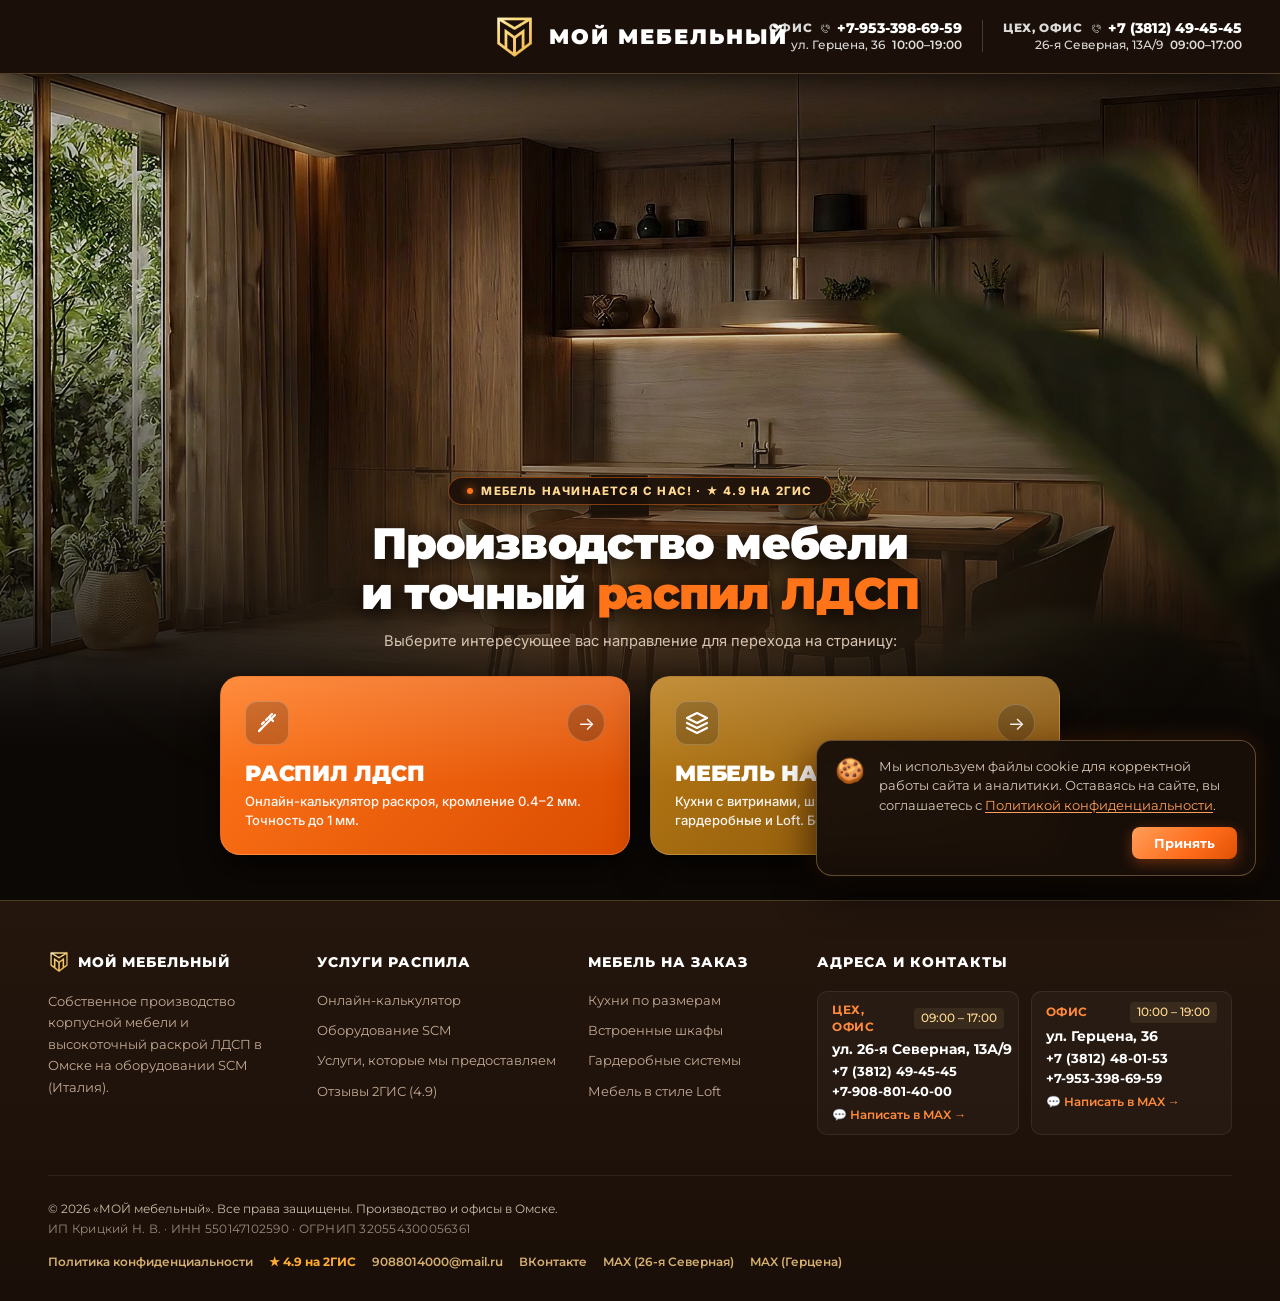
<file: index.html>
<!DOCTYPE html>
<html lang="ru">
<head>
  <meta charset="UTF-8">
  <meta name="viewport" content="width=device-width, initial-scale=1.0">
  <title>МОЙ МЕБЕЛЬНЫЙ — Производство мебели и точный распил ЛДСП в Омске</title>
  <meta name="description" content="Собственное производство корпусной мебели и высокоточный раскрой ЛДСП в Омске. Онлайн-калькулятор распила, кромление. Изготовление кухонь и шкафов.">
  
  <meta name="robots" content="index, follow">
  <link rel="canonical" href="https://moymebel55.ru/">

  <!-- Open Graph: превью ссылки в MAX, ВК, мессенджерах -->
  <meta property="og:locale" content="ru_RU">
  <meta property="og:type" content="website">
  <meta property="og:site_name" content="МОЙ МЕБЕЛЬНЫЙ">
  <meta property="og:title" content="МОЙ МЕБЕЛЬНЫЙ — производство мебели и точный распил ЛДСП в Омске">
  <meta property="og:description" content="Собственное производство корпусной мебели и высокоточный раскрой ЛДСП в Омске на оборудовании SCM. Онлайн-калькулятор распила, кромление.">
  <meta property="og:url" content="https://stas5252.github.io/moy-mebel-omsk/">
  <meta property="og:image" content="https://stas5252.github.io/moy-mebel-omsk/images/og-preview.png">
  <meta property="og:image:secure_url" content="https://stas5252.github.io/moy-mebel-omsk/images/og-preview.png">
  <meta property="og:image:type" content="image/png">
  <meta property="og:image:width" content="512">
  <meta property="og:image:height" content="512">
  <meta property="og:image:alt" content="МОЙ МЕБЕЛЬНЫЙ — производство мебели и точный распил ЛДСП в Омске">
  <meta name="twitter:card" content="summary">
  <meta name="twitter:title" content="МОЙ МЕБЕЛЬНЫЙ — производство мебели и распил ЛДСП в Омске">
  <meta name="twitter:description" content="Собственное производство корпусной мебели и высокоточный раскрой ЛДСП в Омске на оборудовании SCM. Онлайн-калькулятор распила, кромление.">
  <meta name="twitter:image" content="https://stas5252.github.io/moy-mebel-omsk/images/og-preview.png">

  <link rel="icon" type="image/svg+xml" href="images/favicon.svg?v=5">
  <link rel="icon" type="image/png" sizes="32x32" href="images/favicon-32.png?v=5">
  <link rel="icon" type="image/png" sizes="192x192" href="images/favicon-192.png?v=5">
  <link rel="icon" type="image/png" sizes="512x512" href="images/favicon-512.png?v=5">
  <link rel="icon" type="image/x-icon" href="images/favicon.ico?v=5">
  <link rel="shortcut icon" href="images/favicon.ico?v=5">
  <link rel="apple-touch-icon" sizes="180x180" href="images/apple-touch-icon.png?v=5">
  <script>(function(){try{var l=document.createElement('link');l.type='image/png';l.rel='icon';l.href='images/favicon.png?t='+Date.now();document.head.appendChild(l);}catch(e){}})();</script>

  <!-- Montserrat отдаётся локально из css/montserrat.css, с Google тянем только Inter -->
  <link rel="preconnect" href="https://fonts.googleapis.com">
  <link rel="preconnect" href="https://fonts.gstatic.com" crossorigin>
  <link href="https://fonts.googleapis.com/css2?family=Inter:wght@400;500;600;700&display=swap" rel="stylesheet">

  <link rel="stylesheet" href="css/montserrat.css">
  <link rel="stylesheet" href="css/unified-design-system.css?v=20260904_2020">

  <style>
    :root {
      --c-orange: #ff761a;
      --c-orange-hover: #ff8c3a;
      --c-dark-base: #0c0805;
    }

    * {
      box-sizing: border-box;
      margin: 0;
      padding: 0;
    }

    html, body {
      min-height: 100%;
    }

    body {
      font-family: 'Inter', sans-serif;
      background-color: var(--c-dark-base);
      color: #ffffff;
      min-height: 100vh;
      display: flex;
      flex-direction: column;
      overflow-x: hidden;
    }

    /* Master Header */
    .site-header {
      position: relative;
      z-index: 30;
      background: rgba(12, 8, 5, 0.95);
      border-bottom: 1px solid rgba(255, 255, 255, 0.08);
      backdrop-filter: blur(12px);
      -webkit-backdrop-filter: blur(12px);
      flex-shrink: 0;
    }

    /* 1-SCREEN CINEMATIC PORTAL HERO */
    .portal-hero {
      position: relative;
      width: 100%;
      min-height: calc(100vh - 74px);
      background-color: var(--c-dark-base);
      display: flex;
      flex-direction: column;
      align-items: center;
      justify-content: flex-end;
      padding: 40px 0 clamp(24px, 5vh, 48px) 0;
      overflow: hidden;
    }

    /* TOP ATMOSPHERIC VIDEO BANNER */
    .portal-video-banner {
      position: absolute;
      top: 0;
      left: 0;
      width: 100%;
      height: 85%;
      min-height: 440px;
      overflow: hidden;
      background: var(--c-dark-base);
      pointer-events: none;
      z-index: 1;
    }

    .portal-video-banner video {
      width: 100%;
      height: 100%;
      object-fit: cover;
      object-position: center 20%;
      opacity: 0.95;
      transform: scale(1.02);
      -webkit-mask-image: linear-gradient(
        to bottom, 
        rgba(0,0,0,1) 0%, 
        rgba(0,0,0,1) 42%, 
        rgba(0,0,0,0.88) 65%, 
        rgba(0,0,0,0.45) 84%, 
        rgba(0,0,0,0) 98%
      );
      mask-image: linear-gradient(
        to bottom, 
        rgba(0,0,0,1) 0%, 
        rgba(0,0,0,1) 42%, 
        rgba(0,0,0,0.88) 65%, 
        rgba(0,0,0,0.45) 84%, 
        rgba(0,0,0,0) 98%
      );
    }

    /* Lighter, softer warm layered fade gradients */
    .portal-video-fade {
      position: absolute;
      inset: 0;
      pointer-events: none;
      background: 
        linear-gradient(180deg, rgba(12, 8, 5, 0.18) 0%, transparent 25%),
        linear-gradient(180deg, transparent 0%, rgba(12, 8, 5, 0.04) 35%, rgba(12, 8, 5, 0.28) 62%, rgba(12, 8, 5, 0.72) 84%, #0c0805 98%);
    }

    .portal-video-ambient-glow {
      position: absolute;
      bottom: 20px;
      left: 50%;
      transform: translateX(-50%);
      width: 1100px;
      height: 360px;
      background: radial-gradient(ellipse at center, rgba(255, 138, 50, 0.24) 0%, rgba(212, 175, 110, 0.1) 45%, transparent 72%);
      filter: blur(60px);
      pointer-events: none;
      z-index: 2;
    }

    /* CENTERED MAIN CONTENT CONTAINER */
    .portal-main-content {
      position: relative;
      z-index: 10;
      max-width: 920px;
      width: 100%;
      padding: 0 24px;
      display: flex;
      flex-direction: column;
      align-items: center;
      text-align: center;
    }

    /* Top Badge */
    .portal-badge {
      display: inline-flex;
      align-items: center;
      gap: 8px;
      padding: 6px 18px;
      background: rgba(24, 14, 8, 0.9);
      border: 1px solid rgba(255, 118, 26, 0.45);
      backdrop-filter: blur(12px);
      -webkit-backdrop-filter: blur(12px);
      border-radius: 30px;
      color: #ffd991;
      font-size: 11.5px;
      font-weight: 800;
      letter-spacing: 1.2px;
      text-transform: uppercase;
      margin-bottom: 14px;
      box-shadow: 0 8px 20px rgba(0, 0, 0, 0.6);
    }
    .portal-badge-dot {
      width: 6px;
      height: 6px;
      border-radius: 50%;
      background: #ff761a;
      box-shadow: 0 0 8px #ff761a;
      display: inline-block;
    }

    /* Main Title */
    .portal-main-title {
      font-family: 'Montserrat', sans-serif;
      font-size: clamp(28px, 3.4vw, 46px);
      font-weight: 900;
      line-height: 1.14;
      letter-spacing: -0.02em;
      color: #ffffff;
      margin-bottom: 12px;
      text-shadow: 0 4px 20px rgba(0, 0, 0, 0.9);
      max-width: 820px;
    }
    .portal-title-accent {
      color: #ff7419;
      display: inline;
    }

    /* Subtitle */
    .portal-main-desc {
      font-size: clamp(14px, 1.15vw, 16px);
      line-height: 1.5;
      color: #d6c3b2;
      margin-bottom: 24px;
      font-weight: 400;
      max-width: 640px;
    }

    /* Two Portal Direction Cards */
    .portal-cards-grid {
      display: grid;
      grid-template-columns: repeat(2, 1fr);
      gap: 20px;
      width: 100%;
      max-width: 840px;
      margin-bottom: 0;
    }

    /* Card Base */
    .portal-card {
      position: relative;
      border-radius: 20px;
      padding: 24px 24px;
      text-decoration: none;
      display: flex;
      flex-direction: column;
      justify-content: space-between;
      min-height: 175px;
      text-align: left;
      transition: all 0.3s cubic-bezier(0.16, 1, 0.3, 1);
      box-shadow: 0 14px 36px rgba(0, 0, 0, 0.65);
      border: 1px solid rgba(255, 255, 255, 0.15);
      overflow: hidden;
    }
    .portal-card::before {
      content: '';
      position: absolute;
      top: 0;
      left: 0;
      width: 100%;
      height: 100%;
      background: linear-gradient(180deg, rgba(255, 255, 255, 0.16) 0%, transparent 60%);
      pointer-events: none;
    }

    /* Card 1: Orange (Распил) */
    .portal-card--raspil {
      background: linear-gradient(135deg, #ff761a 0%, #db4c00 100%);
    }
    .portal-card--raspil:hover {
      transform: translateY(-5px) scale(1.02);
      box-shadow: 0 20px 50px rgba(255, 118, 26, 0.6);
      border-color: rgba(255, 255, 255, 0.4);
    }

    /* Card 2: Gold/Wood (Мебель) */
    .portal-card--mebel {
      background: linear-gradient(135deg, #b87a14 0%, #7d4d08 100%);
    }
    .portal-card--mebel:hover {
      transform: translateY(-5px) scale(1.02);
      box-shadow: 0 20px 50px rgba(184, 122, 20, 0.6);
      border-color: rgba(255, 255, 255, 0.4);
    }

    /* Card Top Bar */
    .portal-card__top {
      display: flex;
      align-items: center;
      justify-content: space-between;
      margin-bottom: 16px;
    }
    .portal-card__icon-box {
      width: 44px;
      height: 44px;
      border-radius: 12px;
      background: rgba(0, 0, 0, 0.22);
      display: flex;
      align-items: center;
      justify-content: center;
      border: 1px solid rgba(255, 255, 255, 0.2);
    }
    .portal-card__arrow-btn {
      width: 38px;
      height: 38px;
      border-radius: 50%;
      background: rgba(0, 0, 0, 0.25);
      display: flex;
      align-items: center;
      justify-content: center;
      color: #ffffff;
      font-size: 18px;
      border: 1px solid rgba(255, 255, 255, 0.2);
      transition: all 0.25s ease;
    }
    .portal-card:hover .portal-card__arrow-btn {
      background: #ffffff;
      color: #1c110a;
      transform: translateX(4px);
    }

    /* Card Titles & Desc */
    .portal-card__title {
      font-family: 'Montserrat', sans-serif;
      font-size: clamp(19px, 1.7vw, 22px);
      font-weight: 900;
      letter-spacing: -0.01em;
      text-transform: uppercase;
      color: #ffffff;
      margin-bottom: 6px;
      line-height: 1.15;
    }
    .portal-card__desc {
      font-size: 13px;
      line-height: 1.45;
      color: rgba(255, 255, 255, 0.94);
      font-weight: 500;
    }

    /* RESPONSIVE */
    @media (max-width: 768px) {
      .portal-hero {
        min-height: auto;
        padding: 40px 0;
      }
      .portal-video-banner {
        height: 60%;
        min-height: 300px;
      }
      .portal-main-content {
        padding: 0 16px;
      }
      .portal-cards-grid {
        grid-template-columns: 1fr;
        gap: 16px;
      }
    }

    @media (max-width: 480px) {
      .portal-hero {
        padding: 30px 0;
      }
      .portal-video-banner {
        height: 50%;
        min-height: 240px;
      }
      .portal-card {
        min-height: 160px;
        padding: 20px 18px;
      }
      .portal-card__title {
        font-size: 18px;
      }
      .portal-card__desc {
        font-size: 12.5px;
      }
    }
  </style>
  <script type="application/ld+json">
  {
    "@context": "https://schema.org",
    "@graph": [
      {
        "@type": "Organization",
        "@id": "https://moymebel55.ru/#organization",
        "name": "МОЙ МЕБЕЛЬНЫЙ",
        "url": "https://moymebel55.ru/",
        "logo": "https://stas5252.github.io/moy-mebel-omsk/images/logo_emblem_gold.png",
        "image": "https://stas5252.github.io/moy-mebel-omsk/images/og-preview.png",
        "description": "Собственное производство корпусной мебели и высокоточный раскрой ЛДСП в Омске на оборудовании SCM (Италия).",
        "email": "9088014000@mail.ru",
        "telephone": "+73812494545",
        "areaServed": { "@type": "City", "name": "Омск" },
        "address": [
          {
            "@type": "PostalAddress",
            "streetAddress": "ул. 26-я Северная, 13А/9",
            "addressLocality": "Омск",
            "addressRegion": "Омская область",
            "addressCountry": "RU"
          },
          {
            "@type": "PostalAddress",
            "streetAddress": "ул. Герцена, 36",
            "addressLocality": "Омск",
            "addressRegion": "Омская область",
            "addressCountry": "RU"
          }
        ],
        "contactPoint": [
          {
            "@type": "ContactPoint",
            "telephone": "+73812494545",
            "contactType": "customer service",
            "name": "Цех, офис — 26-я Северная, 13А/9",
            "availableLanguage": "Russian"
          },
          {
            "@type": "ContactPoint",
            "telephone": "+73812480153",
            "contactType": "customer service",
            "name": "Офис — Герцена, 36",
            "availableLanguage": "Russian"
          }
        ],
        "sameAs": [
          "https://vk.ru/moymb",
          "https://2gis.ru/omsk/firm/70000001032737883"
        ]
      },
      {
        "@type": "WebSite",
        "@id": "https://moymebel55.ru/#website",
        "url": "https://moymebel55.ru/",
        "name": "МОЙ МЕБЕЛЬНЫЙ",
        "inLanguage": "ru-RU",
        "publisher": { "@id": "https://moymebel55.ru/#organization" }
      }
    ]
  }
  </script>

<!-- Область нажатия для мелких ссылок и кнопок: невидимый слой поверх элемента.
     Размеры и внешний вид не меняются, промахов пальцем становится меньше. -->
<style>
  .site-header__phone,
  .site-footer__card-phones a,
  .site-footer__links a {
    position: relative;
  }
  .site-header__phone::after,
  .site-footer__card-phones a::after,
  .site-footer__links a::after {
    content: '';
    position: absolute;
    left: 0;
    right: 0;
    top: 50%;
    transform: translateY(-50%);
    height: 36px;
  }
  /* кнопки в карточках можно увеличить по-настоящему — карточка тянется сама */
  .mebel-card__btn,
  .mebel-mat-btn {
    min-height: 40px;
  }
</style>
</head>
<body>

  <a class="skip-link" href="#content">Перейти к содержимому</a>

  <!-- UNIFIED MASTER HEADER -->
  <header class="site-header">
    <div class="site-header__inner">
      <div class="site-header__nav-left"></div>

      <a class="site-header__brand" href="index.html" aria-label="Мой Мебельный — Главная">
        <img class="site-header__logo-img" src="images/logo_emblem_gold.png" alt="МОЙ МЕБЕЛЬНЫЙ" width="210" height="237">
        <span class="site-header__brand-title">МОЙ МЕБЕЛЬНЫЙ</span>
      </a>

      <div class="site-header__nav-right">
        <div class="site-header__contacts">
          <!-- Офис -->
          <div class="site-header__loc">
            <div class="site-header__loc-top">
              <span class="site-header__loc-badge site-header__loc-badge--office">ОФИС</span>
              <a class="site-header__phone" href="tel:+79533986959">
                <img src="images/phone_contact_call_ring.svg" alt="">
                +7-953-398-69-59
              </a>
            </div>
            <div class="site-header__loc-sub">ул. Герцена, 36 <span class="site-header__loc-hours">10:00–19:00</span></div>
          </div>

          <div class="site-header__contacts-divider"></div>

          <!-- Цех, офис -->
          <div class="site-header__loc">
            <div class="site-header__loc-top">
              <span class="site-header__loc-badge">ЦЕХ, ОФИС</span>
              <a class="site-header__phone" href="tel:+73812494545">
                <img src="images/phone_contact_call_ring.svg" alt="">
                +7 (3812) 49-45-45
              </a>
            </div>
            <div class="site-header__loc-sub">26-я Северная, 13А/9 <span class="site-header__loc-hours">09:00–17:00</span></div>
          </div>
        </div>
      </div>
    </div>
  </header>

  <!-- CINEMATIC PORTAL HERO: TOP SOFT-FADING VIDEO + CENTERED CONTENT -->
  <main class="portal-hero" id="content" tabindex="-1">
    
    <!-- TOP CINEMATIC VIDEO BANNER WITH SOFT ORGANIC BOTTOM FADE -->
    <div class="portal-video-banner">
      <video autoplay loop muted playsinline preload="metadata" poster="images/main_video_poster.jpg?v=2" aria-hidden="true" tabindex="-1">
        <source src="images/16358355_1785940336_upscaled.mp4" type="video/mp4">
      </video>
      <div class="portal-video-fade"></div>
      <div class="portal-video-ambient-glow"></div>
    </div>

    <!-- CENTERED CONTENT BLOCK -->
    <div class="portal-main-content">
      
      <!-- Top Badge -->
      <div class="portal-badge">
        <span class="portal-badge-dot"></span>
        <span>МЕБЕЛЬ НАЧИНАЕТСЯ С НАС! · ★ 4.9 НА 2ГИС</span>
      </div>

      <!-- Main Headline -->
      <h1 class="portal-main-title">
        Производство мебели<br>
        и точный <span class="portal-title-accent">распил ЛДСП</span>
      </h1>

      <!-- Subtitle -->
      <p class="portal-main-desc">
        Выберите интересующее вас направление для перехода на страницу:
      </p>

      <!-- Two Portal Direction Cards -->
      <div class="portal-cards-grid">
        
        <!-- CARD 1: РАСПИЛ ЛДСП (ORANGE) -->
        <a href="raspil.html" class="portal-card portal-card--raspil">
          <div class="portal-card__top">
            <div class="portal-card__icon-box">
              <svg viewBox="0 0 24 24" width="24" height="24" fill="none" stroke="#ffffff" stroke-width="2.2" stroke-linecap="round" stroke-linejoin="round">
                <path d="M4 20L20 4"></path>
                <path d="M7 17l-3 3"></path>
                <path d="M9 11l-2 2"></path>
                <path d="M13 7l-2 2"></path>
                <path d="M17 3l-2 2"></path>
                <path d="M18 10l-4-4"></path>
              </svg>
            </div>
            <div class="portal-card__arrow-btn">→</div>
          </div>
          <div>
            <h2 class="portal-card__title">РАСПИЛ ЛДСП</h2>
            <p class="portal-card__desc">
              Онлайн-калькулятор раскроя, кромление 0.4–2&nbsp;мм. Точность до&nbsp;1&nbsp;мм.
            </p>
          </div>
        </a>

        <!-- CARD 2: МЕБЕЛЬ НА ЗАКАЗ (GOLD/BROWN) -->
        <a href="mebel.html" class="portal-card portal-card--mebel">
          <div class="portal-card__top">
            <div class="portal-card__icon-box">
              <svg viewBox="0 0 24 24" width="24" height="24" fill="none" stroke="#ffffff" stroke-width="2.2" stroke-linecap="round" stroke-linejoin="round">
                <path d="M12 2L2 7l10 5 10-5-10-5z"></path>
                <path d="M2 17l10 5 10-5"></path>
                <path d="M2 12l10 5 10-5"></path>
              </svg>
            </div>
            <div class="portal-card__arrow-btn">→</div>
          </div>
          <div>
            <h2 class="portal-card__title">МЕБЕЛЬ НА ЗАКАЗ</h2>
            <p class="portal-card__desc">
              Кухни с витринами, шкафы-купе под потолок, гардеробные и Loft. Бесплатный расчет.
            </p>
          </div>
        </a>

      </div>

    </div>

  </main>

  <!-- UNIFIED MASTER FOOTER -->
  <footer class="site-footer">
    <div class="site-footer__inner">
      <div class="site-footer__col site-footer__col--brand">
        <a class="site-header__brand" href="index.html">
          <img class="site-header__logo-img" src="images/logo_emblem_gold.png" alt="МОЙ МЕБЕЛЬНЫЙ" width="24" height="27">
          <span class="site-header__brand-title">МОЙ МЕБЕЛЬНЫЙ</span>
        </a>
        <p class="site-footer__brand-p">
          Собственное производство корпусной мебели и высокоточный раскрой ЛДСП в Омске на оборудовании SCM (Италия).
        </p>
      </div>

      <div class="site-footer__col">
        <h3>Услуги распила</h3>
        <ul class="site-footer__links">
          <li><a href="raspil.html#rec3089023401">Онлайн-калькулятор</a></li>
          <li><a href="raspil.html#rec3089027501">Оборудование SCM</a></li>
          <li><a href="raspil.html#rec3089013901">Услуги, которые мы предоставляем</a></li>
          <li><a href="raspil.html#rec3147085901">Отзывы 2ГИС (4.9)</a></li>
        </ul>
      </div>

      <div class="site-footer__col">
        <h3>Мебель на заказ</h3>
        <ul class="site-footer__links">
          <li><a href="mebel.html#categories">Кухни по размерам</a></li>
          <li><a href="mebel.html#categories">Встроенные шкафы</a></li>
          <li><a href="mebel.html#categories">Гардеробные системы</a></li>
          <li><a href="mebel.html#categories">Мебель в стиле Loft</a></li>
        </ul>
      </div>

      <div class="site-footer__col site-footer__col--contacts">
        <h3>Адреса и контакты</h3>
        <div class="site-footer__contacts-grid">
          <!-- 26 Северная -->
          <div class="site-footer__contact-card">
            <div class="site-footer__card-top">
              <span class="site-footer__card-label">Цех, офис</span>
              <span class="site-footer__card-hours">09:00 – 17:00</span>
            </div>
            <div class="site-footer__card-address">ул.&nbsp;26&#8209;я&nbsp;Северная,&nbsp;13А/9</div>
            <div class="site-footer__card-phones">
              <a href="tel:+73812494545">+7 (3812) 49-45-45</a>
              <a href="tel:+79088014000">+7-908-801-40-00</a>
            </div>
            <a href="https://max.ru/u/f9LHodD0cOIgszpas1dHgwNF71_K6ZNa8acwM2Qd2jP5cNEV5h2IuPWM1lI" target="_blank" class="site-footer__card-max" rel="noopener noreferrer">
              💬 Написать в MAX&nbsp;→
            </a>
          </div>

          <!-- Герцена 36 -->
          <div class="site-footer__contact-card">
            <div class="site-footer__card-top">
              <span class="site-footer__card-label">Офис</span>
              <span class="site-footer__card-hours">10:00 – 19:00</span>
            </div>
            <div class="site-footer__card-address">ул.&nbsp;Герцена,&nbsp;36</div>
            <div class="site-footer__card-phones">
              <a href="tel:+73812480153">+7 (3812) 48-01-53</a>
              <a href="tel:+79533986959">+7-953-398-69-59</a>
            </div>
            <a href="https://max.ru/u/f9LHodD0cOKmed4l7_j3ZVtapP84ujcCO2oUlUYLp7i-jOAO23_xldLYmOY" target="_blank" class="site-footer__card-max" rel="noopener noreferrer">
              💬 Написать в MAX&nbsp;→
            </a>
          </div>
        </div>
      </div>
    </div>

    <div class="site-footer__bottom">
      <div class="site-footer__legal-wrap">
        <div class="site-footer__copy">©&nbsp;2026 «МОЙ&nbsp;мебельный». Все&nbsp;права защищены. Производство и&nbsp;офисы в&nbsp;Омске.</div>
        <div class="site-footer__requisites">ИП&nbsp;Крицкий&nbsp;Н.&nbsp;В. · ИНН&nbsp;550147102590 · ОГРНИП&nbsp;320554300056361</div>
      </div>
      <div style="display:flex; align-items:center; gap:16px; flex-wrap:wrap;">
        <a href="privacy.html" style="color:#d4af6e; text-decoration:none; font-weight:600;">Политика конфиденциальности</a>
        <a href="https://2gis.ru/omsk/search/%D0%BC%D0%BE%D0%B9%20%D0%BC%D0%B5%D0%B1%D0%B5%D0%BB%D1%8C%D0%BD%D1%8B%D0%B9%20/firm/70000001032737883" target="_blank" style="color:#ffaa33; text-decoration:none; font-weight:700;" rel="noopener noreferrer">★ 4.9 на 2ГИС</a>
        <a href="mailto:9088014000@mail.ru" style="color:#d4af6e; text-decoration:none; font-weight:600;">9088014000@mail.ru</a>
        <a href="https://vk.ru/moymb" target="_blank" style="color:#d4af6e; text-decoration:none; font-weight:600;" rel="noopener noreferrer">ВКонтакте</a>
        <a href="https://max.ru/u/f9LHodD0cOIgszpas1dHgwNF71_K6ZNa8acwM2Qd2jP5cNEV5h2IuPWM1lI" target="_blank" style="color:#d4af6e; text-decoration:none; font-weight:600;" rel="noopener noreferrer">MAX (26-я&nbsp;Северная)</a>
        <a href="https://max.ru/u/f9LHodD0cOKmed4l7_j3ZVtapP84ujcCO2oUlUYLp7i-jOAO23_xldLYmOY" target="_blank" style="color:#d4af6e; text-decoration:none; font-weight:600;" rel="noopener noreferrer">MAX (Герцена)</a>
      </div>
    </div>
  </footer>

  <!-- SCROLL TO TOP FLOATING BUTTON -->
  <button class="scroll-to-top" id="scrollToTopBtn" aria-label="Наверх" title="Наверх">
    <svg viewBox="0 0 24 24" width="22" height="22" fill="none" stroke="currentColor" stroke-width="2.5" stroke-linecap="round" stroke-linejoin="round">
      <polyline points="18 15 12 9 6 15"></polyline>
    </svg>
  </button>

  <script>
  (function() {
    function initScrollBtn() {
      var topBtn = document.getElementById('scrollToTopBtn');
      if (!topBtn) return;
      window.addEventListener('scroll', function() {
        if (window.scrollY > 300) {
          topBtn.classList.add('is-visible');
        } else {
          topBtn.classList.remove('is-visible');
        }
      }, { passive: true });

      topBtn.addEventListener('click', function() {
        window.scrollTo({ top: 0, behavior: 'smooth' });
      });
    }

    if (document.readyState === 'loading') {
      document.addEventListener('DOMContentLoaded', initScrollBtn);
    } else {
      initScrollBtn();
    }
  })();
  </script>


<!-- ===================================================================
     ЯНДЕКС.МЕТРИКА — подключается в два шага:
     1. Зарегистрируйте счётчик на metrika.yandex.ru и получите его номер.
     2. Замените ВСТАВЬТЕ_НОМЕР_СЧЁТЧИКА на этот номер (в двух местах ниже)
        и удалите строки с комментарием вокруг блока.
     Цель "lead_sent" срабатывает сама после успешной отправки заявки —
     её нужно только создать в интерфейсе Метрики с типом "JavaScript-событие".
     ===================================================================
<script type="text/javascript">
  window.__ymCounterId = ВСТАВЬТЕ_НОМЕР_СЧЁТЧИКА;
  (function(m,e,t,r,i,k,a){m[i]=m[i]||function(){(m[i].a=m[i].a||[]).push(arguments)};
  m[i].l=1*new Date();
  for (var j = 0; j < document.scripts.length; j++) {if (document.scripts[j].src === r) { return; }}
  k=e.createElement(t),a=e.getElementsByTagName(t)[0],k.async=1,k.src=r,a.parentNode.insertBefore(k,a)})
  (window, document, "script", "https://mc.yandex.ru/metrika/tag.js", "ym");

  ym(ВСТАВЬТЕ_НОМЕР_СЧЁТЧИКА, "init", {
    clickmap: true,
    trackLinks: true,
    accurateTrackBounce: true,
    webvisor: true
  });
</script>
<noscript><div><img src="https://mc.yandex.ru/watch/ВСТАВЬТЕ_НОМЕР_СЧЁТЧИКА" style="position:absolute; left:-9999px;" alt=""></div></noscript>
-->
  <script src="js/cookie-banner.js" defer></script>
</body>
</html>
</file>
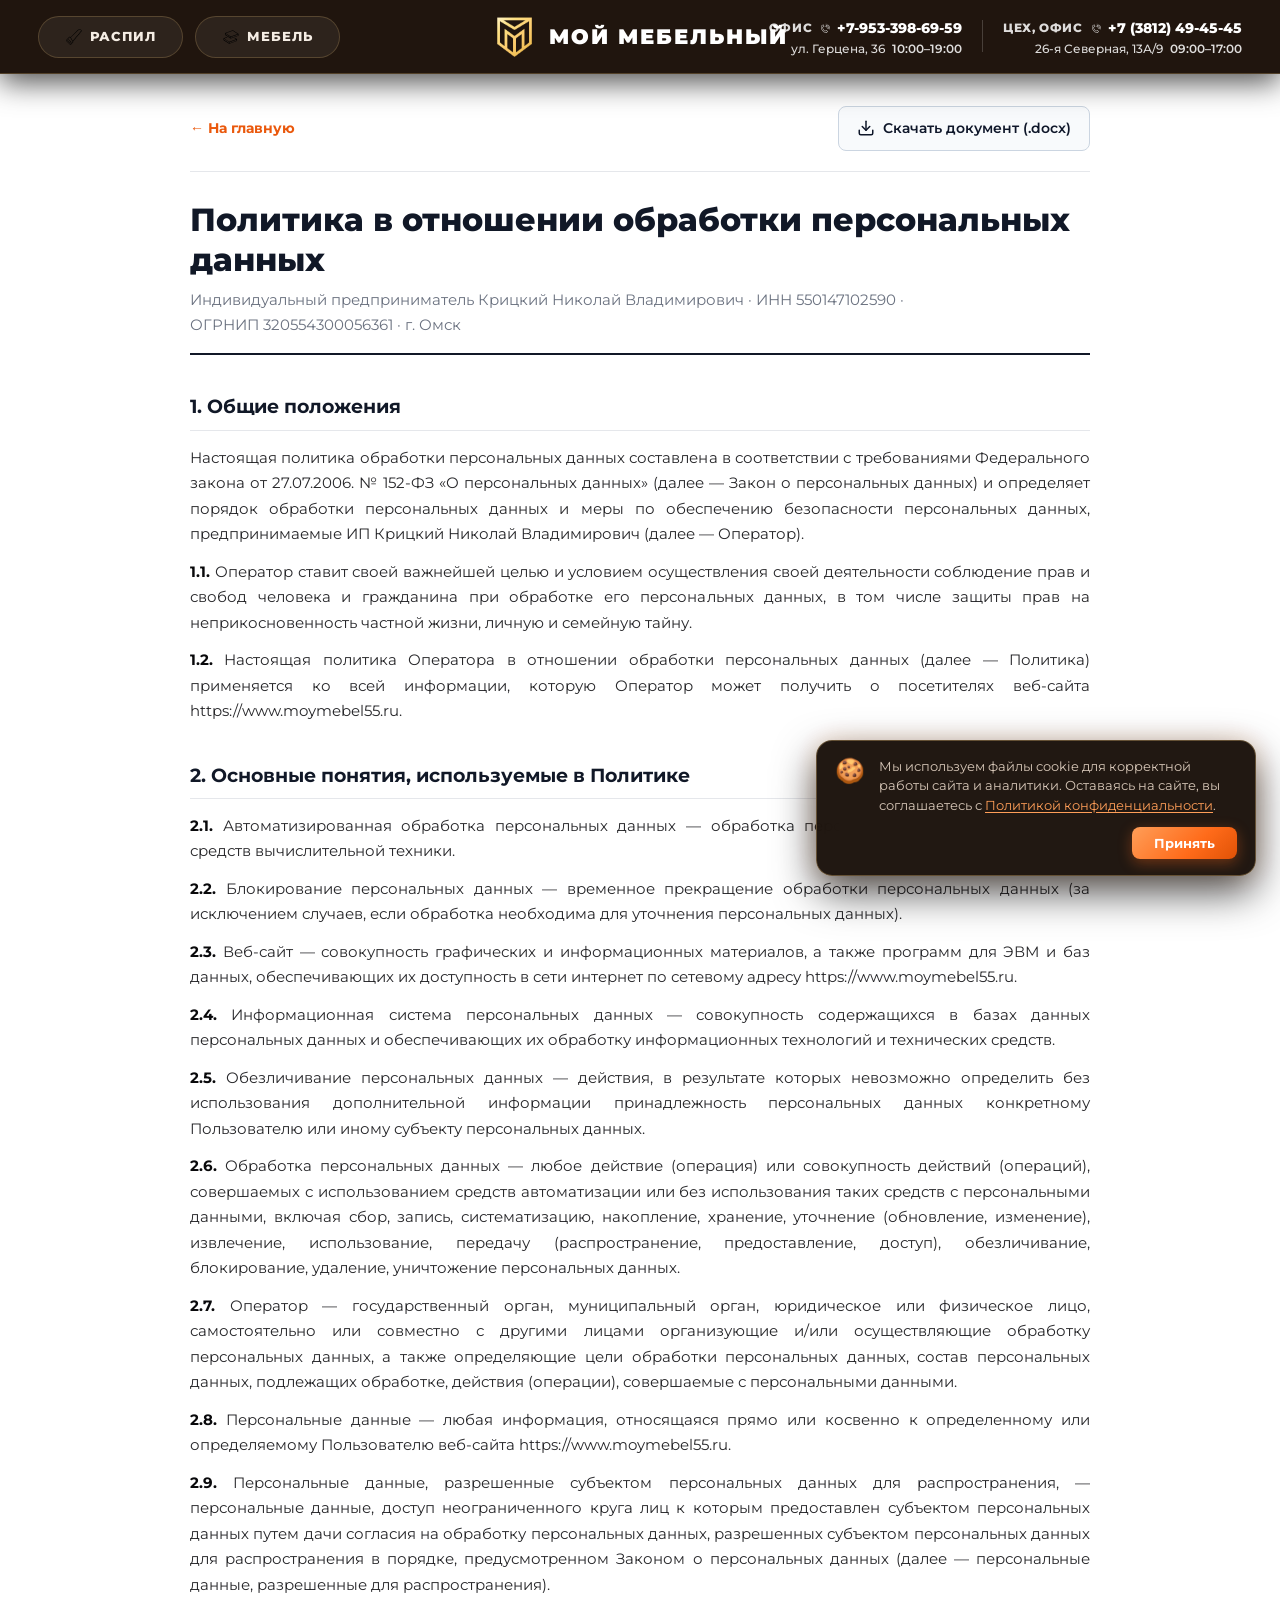
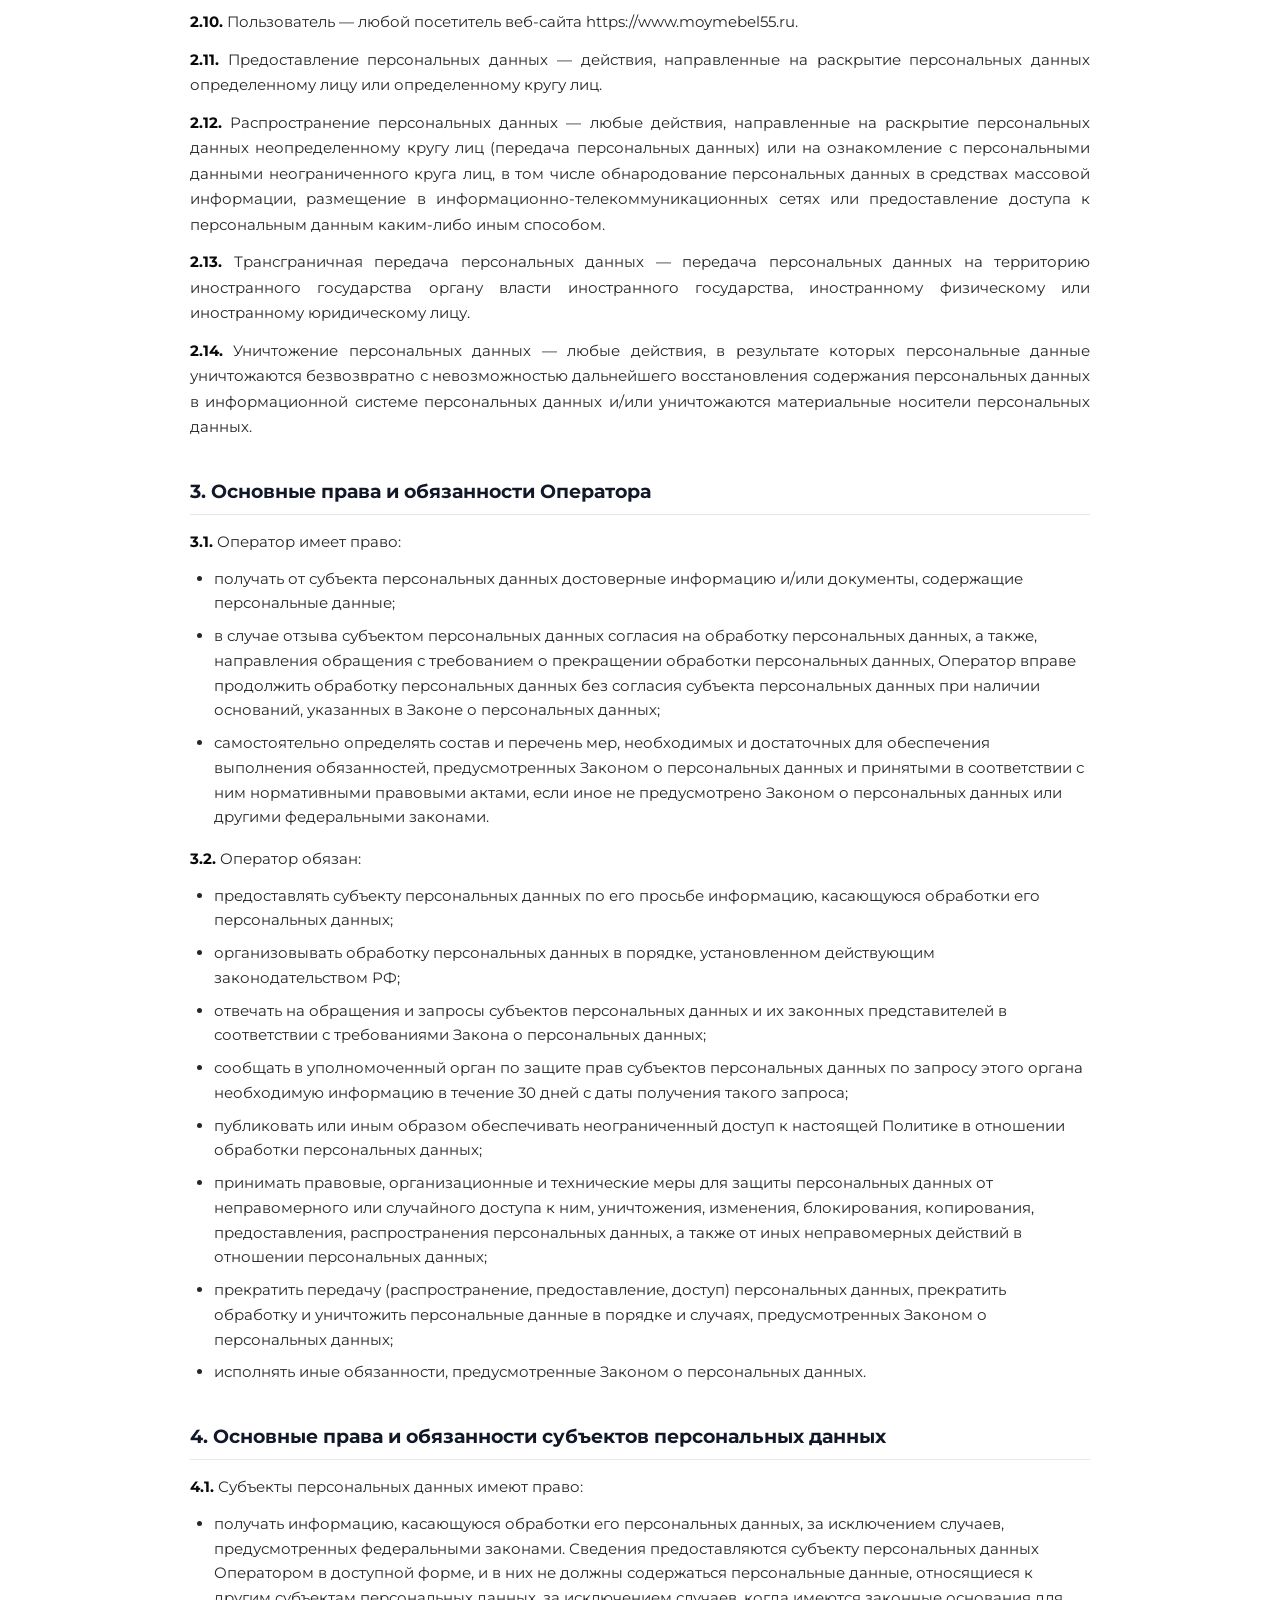
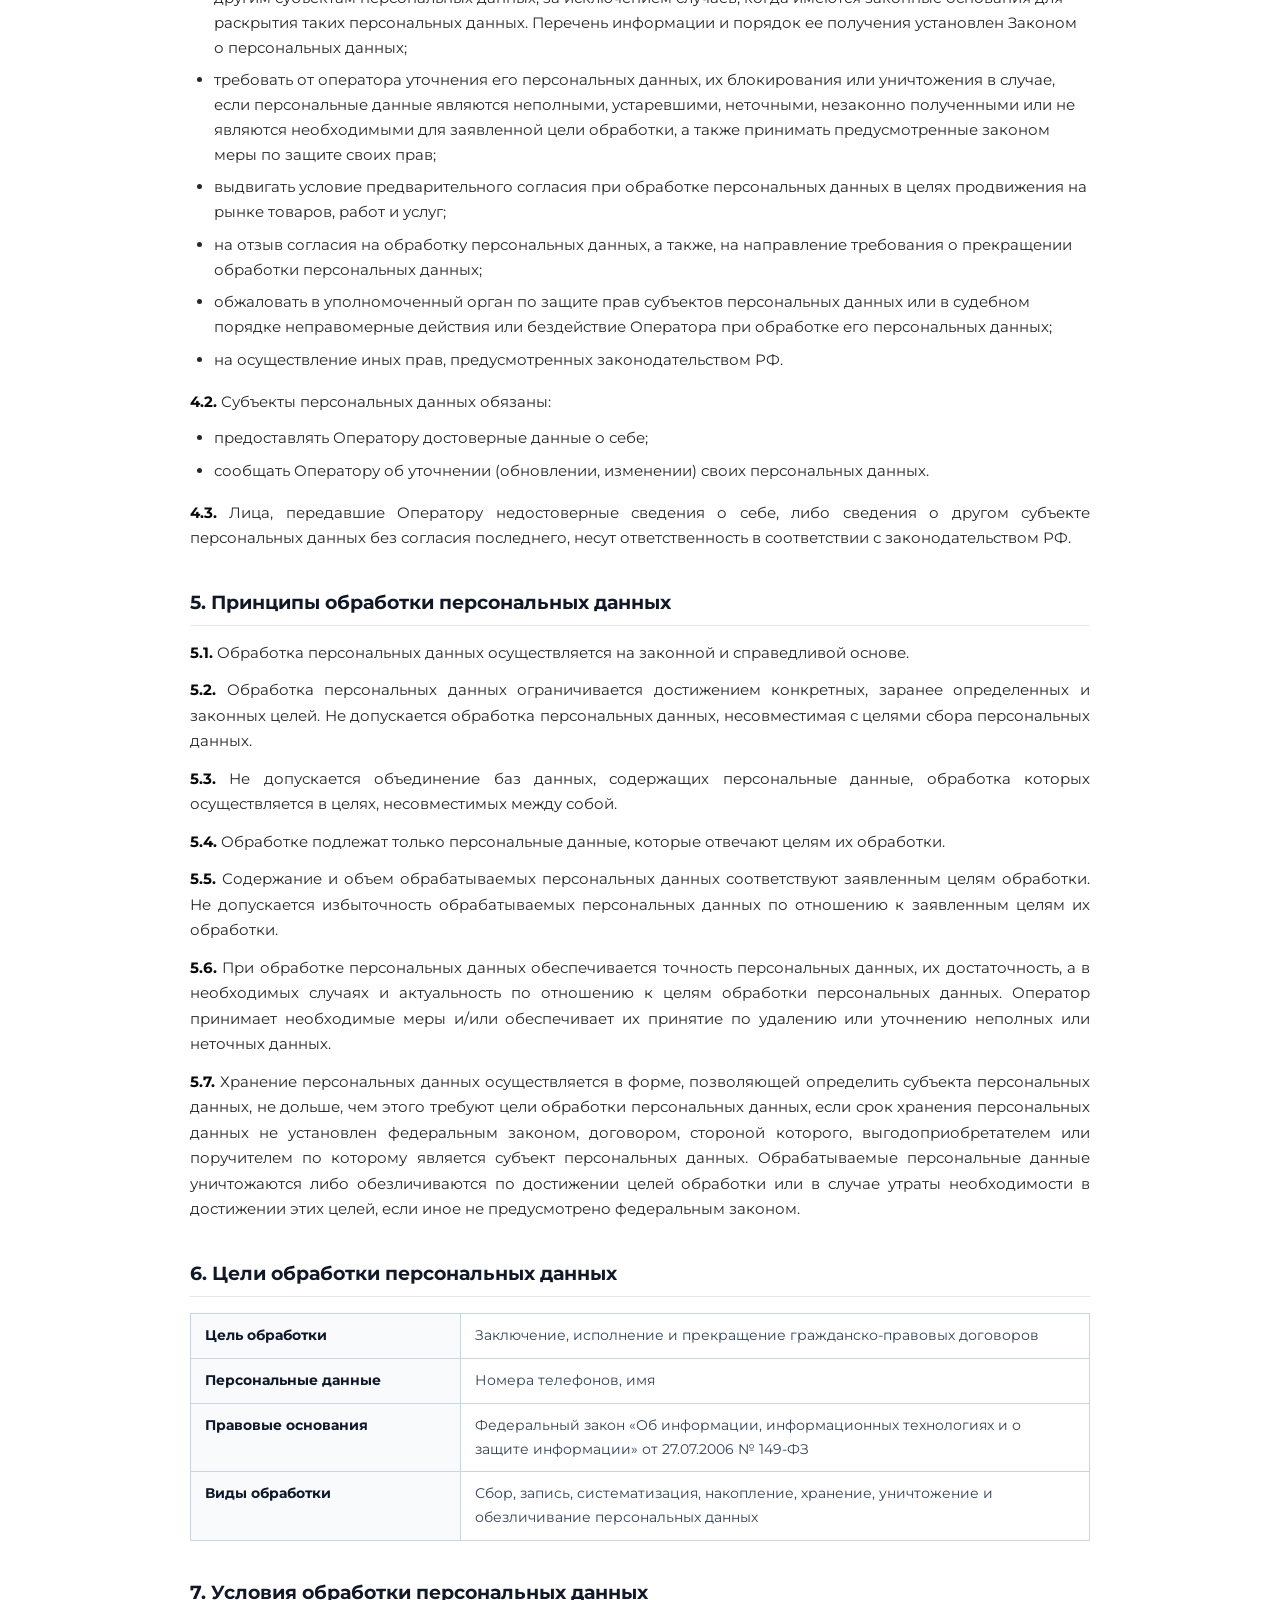
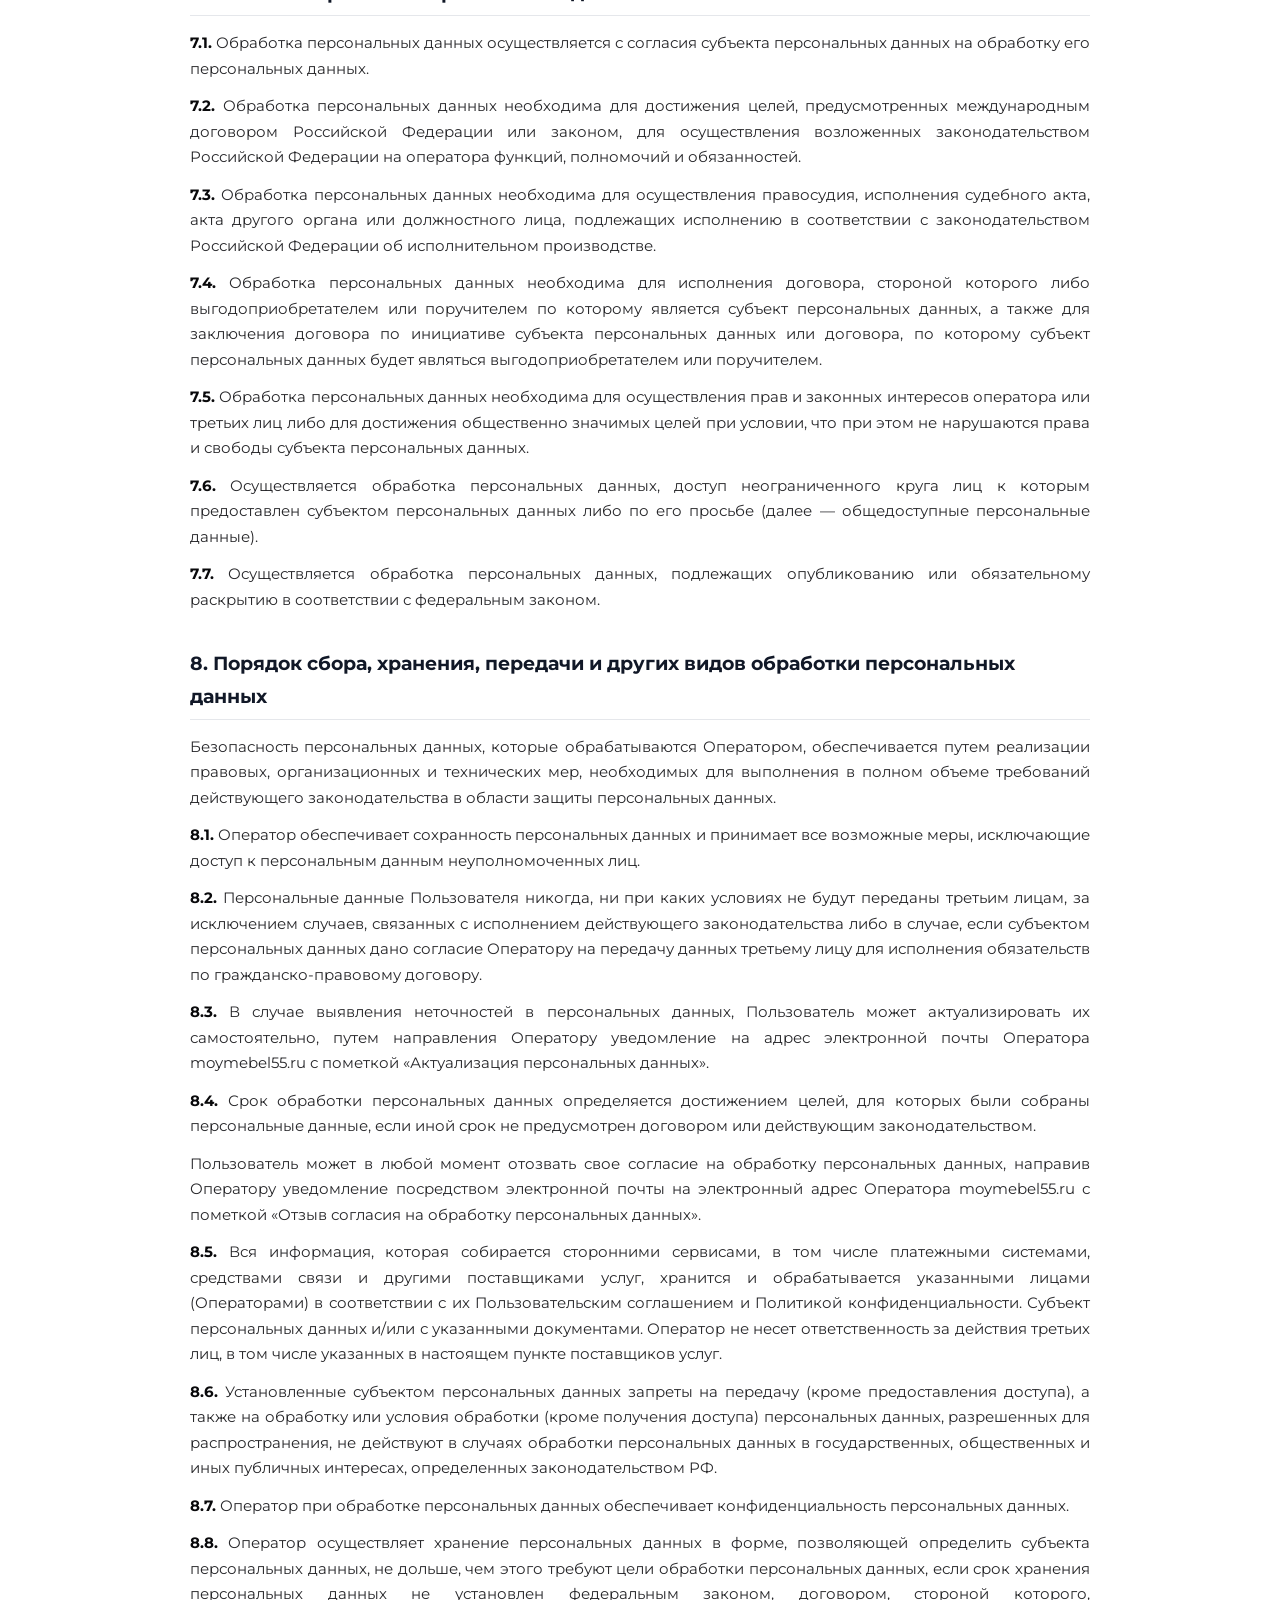
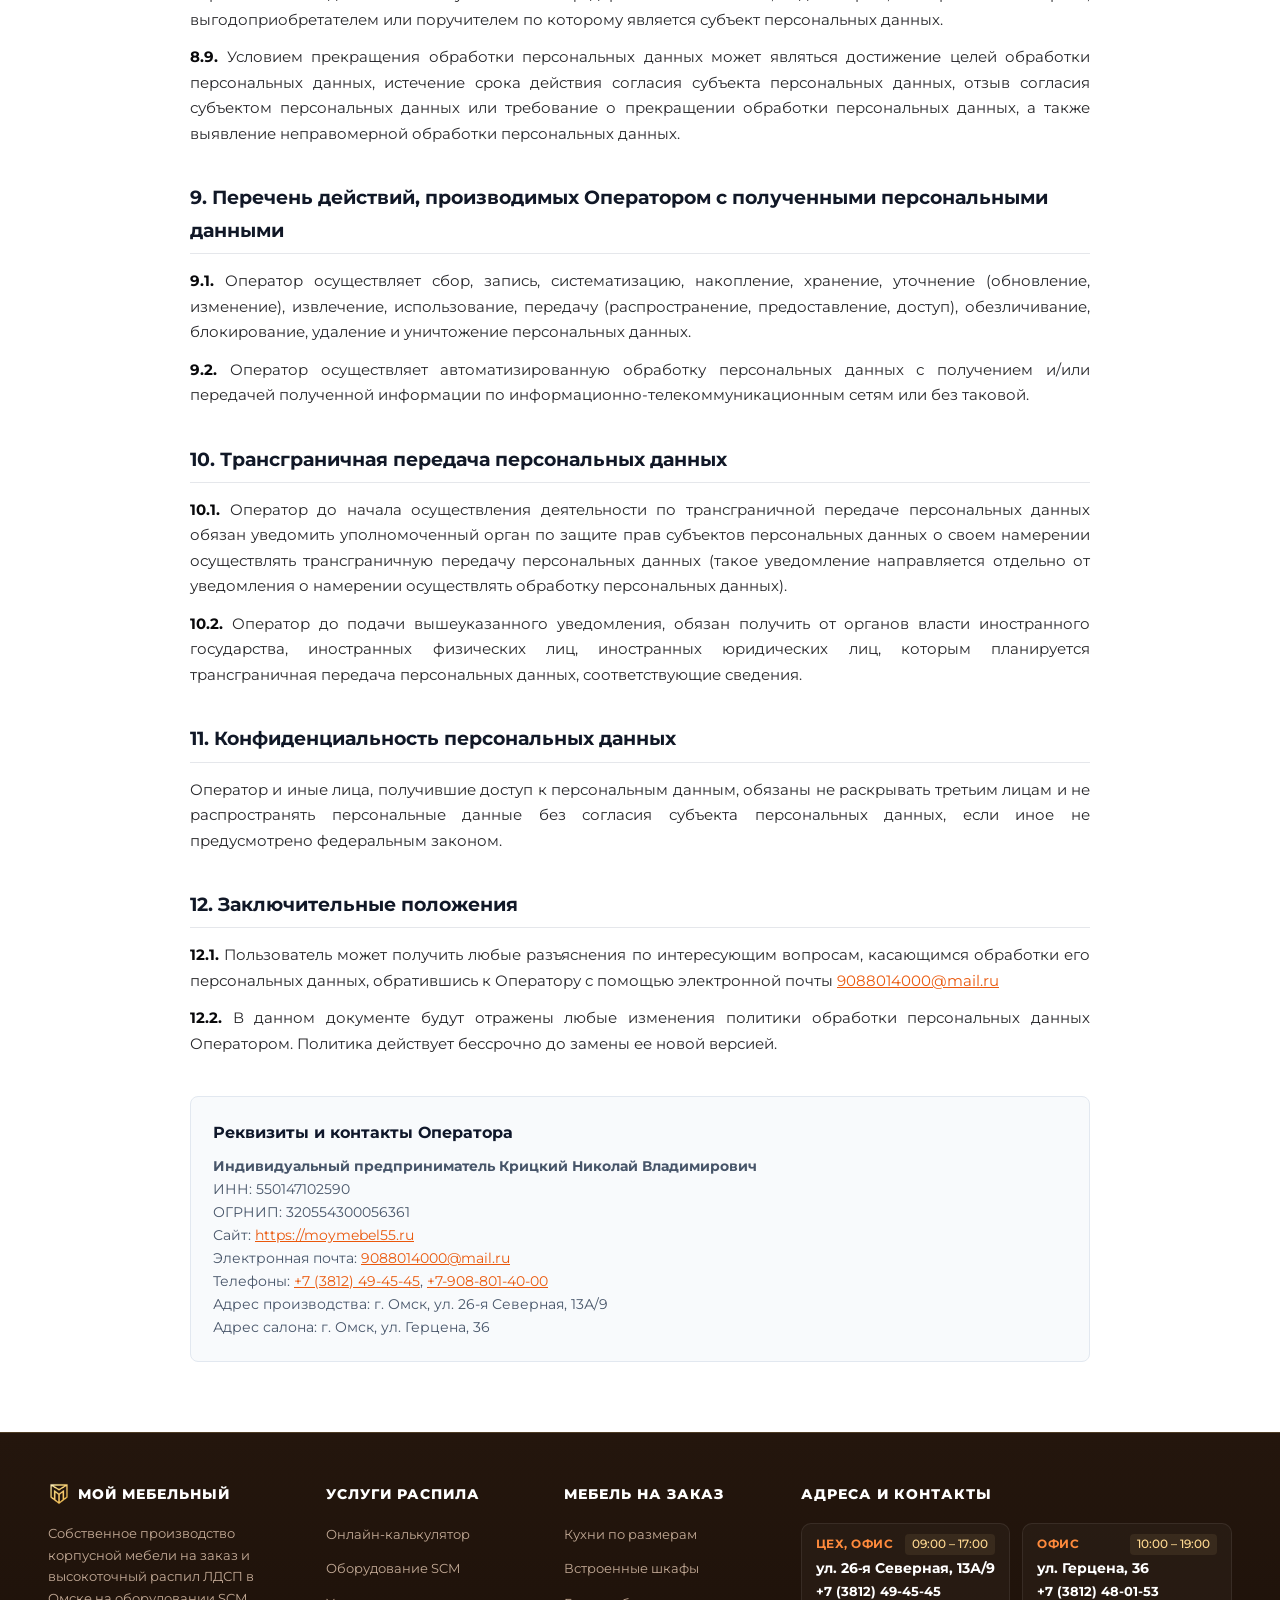
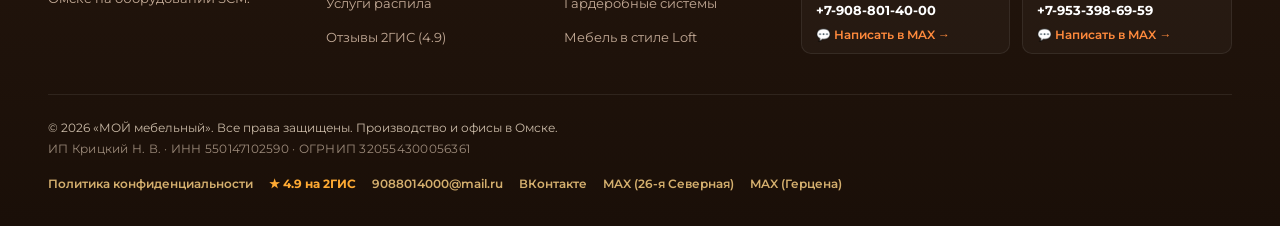
<file: privacy.html>
﻿<!DOCTYPE html>
<html lang="ru">
<head>
  <meta charset="UTF-8">
  <meta name="viewport" content="width=device-width, initial-scale=1.0">
  <title>Политика конфиденциальности и обработки персональных данных | МОЙ МЕБЕЛЬНЫЙ</title>
  <meta name="description" content="Политика в отношении обработки персональных данных ИП Крицкий Николай Владимирович (г. Омск) в соответствии с 152-ФЗ РФ.">
  <meta name="robots" content="index, follow">
  <link rel="canonical" href="https://moymebel55.ru/privacy.html">

  <meta property="og:locale" content="ru_RU">
  <meta property="og:type" content="website">
  <meta property="og:site_name" content="МОЙ МЕБЕЛЬНЫЙ">
  <meta property="og:title" content="Политика в отношении обработки персональных данных | МОЙ МЕБЕЛЬНЫЙ">
  <meta property="og:description" content="Политика в отношении обработки персональных данных ИП Крицкий Николай Владимирович (г. Омск).">
  <meta property="og:url" content="https://stas5252.github.io/moy-mebel-omsk/privacy.html">
  <meta property="og:image" content="https://stas5252.github.io/moy-mebel-omsk/images/og-preview.png">

  <link rel="icon" type="image/svg+xml" href="images/favicon.svg?v=5">
  <link rel="icon" type="image/png" sizes="32x32" href="images/favicon-32.png?v=5">
  <link rel="icon" type="image/png" sizes="192x192" href="images/favicon-192.png?v=5">
  <link rel="icon" type="image/png" sizes="512x512" href="images/favicon-512.png?v=5">
  <link rel="shortcut icon" href="images/favicon.ico?v=5">
  <link rel="apple-touch-icon" sizes="180x180" href="images/apple-touch-icon.png?v=5">

  <link rel="preconnect" href="https://fonts.googleapis.com">
  <link rel="preconnect" href="https://fonts.gstatic.com" crossorigin>
  <link href="https://fonts.googleapis.com/css2?family=Inter:wght@400;500;600;700&display=swap" rel="stylesheet">
  <link rel="stylesheet" href="css/montserrat.css">
  <link rel="stylesheet" href="css/unified-design-system.css?v=20260904_2020">

  <style>
    /* Чистый белый фон и строгое оформление документа */
    html, body {
      background-color: #ffffff !important;
      color: #1a1a1a !important;
      font-family: 'Montserrat', -apple-system, BlinkMacSystemFont, 'Segoe UI', Roboto, sans-serif !important;
      line-height: 1.7;
      margin: 0;
      padding: 0;
      min-height: 100vh;
      display: flex;
      flex-direction: column;
    }

    .doc-main {
      flex: 1;
      background-color: #ffffff;
      padding: 32px 20px 70px;
    }

    .doc-container {
      max-width: 900px;
      margin: 0 auto;
      background: #ffffff;
    }

    .doc-top-bar {
      display: flex;
      justify-content: space-between;
      align-items: center;
      gap: 16px;
      flex-wrap: wrap;
      padding-bottom: 20px;
      margin-bottom: 28px;
      border-bottom: 1px solid #e5e7eb;
    }

    .doc-back-link {
      display: inline-flex;
      align-items: center;
      gap: 6px;
      color: #ea580c;
      text-decoration: none;
      font-size: 14px;
      font-weight: 700;
      transition: color 0.2s ease;
    }
    .doc-back-link:hover {
      color: #c2410c;
      text-decoration: underline;
    }

    .doc-download-btn {
      display: inline-flex;
      align-items: center;
      gap: 8px;
      background: #f8fafc;
      color: #0f172a;
      border: 1px solid #cbd5e1;
      border-radius: 8px;
      padding: 10px 18px;
      font-size: 13.5px;
      font-weight: 600;
      text-decoration: none;
      transition: all 0.2s ease;
    }
    .doc-download-btn:hover {
      background: #f1f5f9;
      border-color: #94a3b8;
      color: #000000;
    }

    .doc-title {
      font-size: clamp(24px, 3.2vw, 32px);
      font-weight: 800;
      color: #111827;
      line-height: 1.25;
      margin-bottom: 8px;
    }

    .doc-subtitle {
      font-size: 14.5px;
      color: #6b7280;
      margin-bottom: 28px;
      padding-bottom: 16px;
      border-bottom: 2px solid #111827;
    }

    .doc-sec-title {
      font-size: 19px;
      font-weight: 700;
      color: #111827;
      margin-top: 36px;
      margin-bottom: 14px;
      padding-bottom: 6px;
      border-bottom: 1px solid #e5e7eb;
    }

    .doc-p {
      font-size: 15px;
      line-height: 1.7;
      color: #27272a;
      margin-bottom: 12px;
      text-align: justify;
    }

    .doc-subpoint {
      color: #09090b;
    }

    .doc-list {
      margin: 10px 0 16px 24px;
      padding: 0;
    }

    .doc-list-item {
      font-size: 15px;
      line-height: 1.65;
      color: #27272a;
      margin-bottom: 8px;
    }

    .doc-link {
      color: #ea580c;
      text-decoration: underline;
    }
    .doc-link:hover { color: #c2410c; }

    /* Таблица статьи 6 */
    .doc-table {
      width: 100%;
      border-collapse: collapse;
      margin: 16px 0 24px;
      font-size: 14px;
    }
    .doc-table th, .doc-table td {
      border: 1px solid #cbd5e1;
      padding: 10px 14px;
      text-align: left;
      vertical-align: top;
    }
    .doc-table th {
      background-color: #f8fafc;
      color: #0f172a;
      font-weight: 700;
      width: 30%;
    }
    .doc-table td {
      color: #334155;
      background-color: #ffffff;
    }

    /* Реквизиты оператора */
    .doc-requisites {
      margin-top: 40px;
      padding: 22px;
      background: #f8fafc;
      border: 1px solid #e2e8f0;
      border-radius: 8px;
    }
    .doc-requisites h3 {
      font-size: 16px;
      font-weight: 700;
      color: #0f172a;
      margin-bottom: 8px;
    }
    .doc-requisites p {
      font-size: 14px;
      line-height: 1.65;
      color: #475569;
      margin: 0;
    }

    @media print {
      .site-header, .site-footer, .doc-top-bar, .scroll-to-top { display: none !important; }
      .doc-main { padding: 0 !important; }
      .doc-container { max-width: 100% !important; }
    }
  </style>
</head>
<body>

  <!-- UNIFIED MASTER HEADER -->
  <header class="site-header">
    <div class="site-header__inner">
      <nav aria-label="Разделы сайта" class="site-header__nav-left">
        <a class="header-btn header-btn--ghost" href="raspil.html">
          <img alt="Распил" src="images/saw.svg"/>
          РАСПИЛ
        </a>
        <a class="header-btn header-btn--ghost" href="mebel.html">
          <img alt="Мебель" src="images/tile_stowage.svg"/>
          МЕБЕЛЬ
        </a>
      </nav>

      <a aria-label="Мой Мебельный — Главная" class="site-header__brand" href="index.html">
        <img alt="МОЙ МЕБЕЛЬНЫЙ" class="site-header__logo-img" src="images/logo_emblem_gold.png" width="210" height="237"/>
        <span class="site-header__brand-title">МОЙ МЕБЕЛЬНЫЙ</span>
      </a>

      <div class="site-header__nav-right">
        <div class="site-header__contacts">
          <!-- Офис -->
          <div class="site-header__loc">
            <div class="site-header__loc-top">
              <span class="site-header__loc-badge site-header__loc-badge--office">ОФИС</span>
              <a class="site-header__phone" href="tel:+79533986959">
                <img alt="" src="images/phone_contact_call_ring.svg"/>
                +7-953-398-69-59
              </a>
            </div>
            <div class="site-header__loc-sub">ул. Герцена, 36 <span class="site-header__loc-hours">10:00–19:00</span></div>
          </div>

          <div class="site-header__contacts-divider"></div>

          <!-- Цех, офис -->
          <div class="site-header__loc">
            <div class="site-header__loc-top">
              <span class="site-header__loc-badge">ЦЕХ, ОФИС</span>
              <a class="site-header__phone" href="tel:+73812494545">
                <img alt="" src="images/phone_contact_call_ring.svg"/>
                +7 (3812) 49-45-45
              </a>
            </div>
            <div class="site-header__loc-sub">26-я Северная, 13А/9 <span class="site-header__loc-hours">09:00–17:00</span></div>
          </div>
        </div>
      </div>
    </div>
  </header>

  <main class="doc-main" id="content">
    <div class="doc-container">
      <div class="doc-top-bar">
        <a href="index.html" class="doc-back-link">← На главную</a>
        <a href="docs/Politika_v_otnoshenii_obrabotki_personalnyh_dannyh.docx" class="doc-download-btn" download="Политика_в_отношении_обработки_персональных_данных.docx">
          <svg width="18" height="18" viewBox="0 0 24 24" fill="none" stroke="currentColor" stroke-width="2" stroke-linecap="round" stroke-linejoin="round">
            <path d="M21 15v4a2 2 0 0 1-2 2H5a2 2 0 0 1-2-2v-4"></path>
            <polyline points="7 10 12 15 17 10"></polyline>
            <line x1="12" y1="15" x2="12" y2="3"></line>
          </svg>
          <span>Скачать документ (.docx)</span>
        </a>
      </div>

      <h1 class="doc-title">Политика в отношении обработки персональных данных</h1>
      <div class="doc-subtitle">Индивидуальный предприниматель Крицкий Николай Владимирович · ИНН&nbsp;550147102590 · ОГРНИП&nbsp;320554300056361 · г.&nbsp;Омск</div>

      <h2 class="doc-sec-title" id="sec-1">1. Общие положения</h2>
      <p class="doc-p">Настоящая политика обработки персональных данных составлена в соответствии с требованиями Федерального закона от 27.07.2006. № 152-ФЗ «О персональных данных» (далее — Закон о персональных данных) и определяет порядок обработки персональных данных и меры по обеспечению безопасности персональных данных, предпринимаемые  ИП Крицкий Николай Владимирович (далее — Оператор).</p>
      <p class="doc-p"><strong class="doc-subpoint">1.1.</strong> Оператор ставит своей важнейшей целью и условием осуществления своей деятельности соблюдение прав и свобод человека и гражданина при обработке его персональных данных, в том числе защиты прав на неприкосновенность частной жизни, личную и семейную тайну.</p>
      <p class="doc-p"><strong class="doc-subpoint">1.2.</strong> Настоящая политика Оператора в отношении обработки персональных данных (далее — Политика) применяется ко всей информации, которую Оператор может получить о посетителях веб-сайта https://www.moymebel55.ru.</p>
      <h2 class="doc-sec-title" id="sec-2">2. Основные понятия, используемые в Политике</h2>
      <p class="doc-p"><strong class="doc-subpoint">2.1.</strong> Автоматизированная обработка персональных данных — обработка персональных данных с помощью средств вычислительной техники.</p>
      <p class="doc-p"><strong class="doc-subpoint">2.2.</strong> Блокирование персональных данных — временное прекращение обработки персональных данных (за исключением случаев, если обработка необходима для уточнения персональных данных).</p>
      <p class="doc-p"><strong class="doc-subpoint">2.3.</strong> Веб-сайт — совокупность графических и информационных материалов, а также программ для ЭВМ и баз данных, обеспечивающих их доступность в сети интернет по сетевому адресу https://www.moymebel55.ru.</p>
      <p class="doc-p"><strong class="doc-subpoint">2.4.</strong> Информационная система персональных данных — совокупность содержащихся в базах данных персональных данных и обеспечивающих их обработку информационных технологий и технических средств.</p>
      <p class="doc-p"><strong class="doc-subpoint">2.5.</strong> Обезличивание персональных данных — действия, в результате которых невозможно определить без использования дополнительной информации принадлежность персональных данных конкретному Пользователю или иному субъекту персональных данных.</p>
      <p class="doc-p"><strong class="doc-subpoint">2.6.</strong> Обработка персональных данных — любое действие (операция) или совокупность действий (операций), совершаемых с использованием средств автоматизации или без использования таких средств с персональными данными, включая сбор, запись, систематизацию, накопление, хранение, уточнение (обновление, изменение), извлечение, использование, передачу (распространение, предоставление, доступ), обезличивание, блокирование, удаление, уничтожение персональных данных.</p>
      <p class="doc-p"><strong class="doc-subpoint">2.7.</strong> Оператор — государственный орган, муниципальный орган, юридическое или физическое лицо, самостоятельно или совместно с другими лицами организующие и/или осуществляющие обработку персональных данных, а также определяющие цели обработки персональных данных, состав персональных данных, подлежащих обработке, действия (операции), совершаемые с персональными данными.</p>
      <p class="doc-p"><strong class="doc-subpoint">2.8.</strong> Персональные данные — любая информация, относящаяся прямо или косвенно к определенному или определяемому Пользователю веб-сайта https://www.moymebel55.ru.</p>
      <p class="doc-p"><strong class="doc-subpoint">2.9.</strong> Персональные данные, разрешенные субъектом персональных данных для распространения, — персональные данные, доступ неограниченного круга лиц к которым предоставлен субъектом персональных данных путем дачи согласия на обработку персональных данных, разрешенных субъектом персональных данных для распространения в порядке, предусмотренном Законом о персональных данных (далее — персональные данные, разрешенные для распространения).</p>
      <p class="doc-p"><strong class="doc-subpoint">2.10.</strong> Пользователь — любой посетитель веб-сайта https://www.moymebel55.ru.</p>
      <p class="doc-p"><strong class="doc-subpoint">2.11.</strong> Предоставление персональных данных — действия, направленные на раскрытие персональных данных определенному лицу или определенному кругу лиц.</p>
      <p class="doc-p"><strong class="doc-subpoint">2.12.</strong> Распространение персональных данных — любые действия, направленные на раскрытие персональных данных неопределенному кругу лиц (передача персональных данных) или на ознакомление с персональными данными неограниченного круга лиц, в том числе обнародование персональных данных в средствах массовой информации, размещение в информационно-телекоммуникационных сетях или предоставление доступа к персональным данным каким-либо иным способом.</p>
      <p class="doc-p"><strong class="doc-subpoint">2.13.</strong> Трансграничная передача персональных данных — передача персональных данных на территорию иностранного государства органу власти иностранного государства, иностранному физическому или иностранному юридическому лицу.</p>
      <p class="doc-p"><strong class="doc-subpoint">2.14.</strong> Уничтожение персональных данных — любые действия, в результате которых персональные данные уничтожаются безвозвратно с невозможностью дальнейшего восстановления содержания персональных данных в информационной системе персональных данных и/или уничтожаются материальные носители персональных данных.</p>
      <h2 class="doc-sec-title" id="sec-3">3. Основные права и обязанности Оператора</h2>
      <p class="doc-p"><strong class="doc-subpoint">3.1.</strong> Оператор имеет право:</p>
      <ul class="doc-list">
        <li class="doc-list-item">получать от субъекта персональных данных достоверные информацию и/или документы, содержащие персональные данные;</li>
        <li class="doc-list-item">в случае отзыва субъектом персональных данных согласия на обработку персональных данных, а также, направления обращения с требованием о прекращении обработки персональных данных, Оператор вправе продолжить обработку персональных данных без согласия субъекта персональных данных при наличии оснований, указанных в Законе о персональных данных;</li>
        <li class="doc-list-item">самостоятельно определять состав и перечень мер, необходимых и достаточных для обеспечения выполнения обязанностей, предусмотренных Законом о персональных данных и принятыми в соответствии с ним нормативными правовыми актами, если иное не предусмотрено Законом о персональных данных или другими федеральными законами.</li>
      </ul>
      <p class="doc-p"><strong class="doc-subpoint">3.2.</strong> Оператор обязан:</p>
      <ul class="doc-list">
        <li class="doc-list-item">предоставлять субъекту персональных данных по его просьбе информацию, касающуюся обработки его персональных данных;</li>
        <li class="doc-list-item">организовывать обработку персональных данных в порядке, установленном действующим законодательством РФ;</li>
        <li class="doc-list-item">отвечать на обращения и запросы субъектов персональных данных и их законных представителей в соответствии с требованиями Закона о персональных данных;</li>
        <li class="doc-list-item">сообщать в уполномоченный орган по защите прав субъектов персональных данных по запросу этого органа необходимую информацию в течение 30 дней с даты получения такого запроса;</li>
        <li class="doc-list-item">публиковать или иным образом обеспечивать неограниченный доступ к настоящей Политике в отношении обработки персональных данных;</li>
        <li class="doc-list-item">принимать правовые, организационные и технические меры для защиты персональных данных от неправомерного или случайного доступа к ним, уничтожения, изменения, блокирования, копирования, предоставления, распространения персональных данных, а также от иных неправомерных действий в отношении персональных данных;</li>
        <li class="doc-list-item">прекратить передачу (распространение, предоставление, доступ) персональных данных, прекратить обработку и уничтожить персональные данные в порядке и случаях, предусмотренных Законом о персональных данных;</li>
        <li class="doc-list-item">исполнять иные обязанности, предусмотренные Законом о персональных данных.</li>
      </ul>
      <h2 class="doc-sec-title" id="sec-4">4. Основные права и обязанности субъектов персональных данных</h2>
      <p class="doc-p"><strong class="doc-subpoint">4.1.</strong> Субъекты персональных данных имеют право:</p>
      <ul class="doc-list">
        <li class="doc-list-item">получать информацию, касающуюся обработки его персональных данных, за исключением случаев, предусмотренных федеральными законами. Сведения предоставляются субъекту персональных данных Оператором в доступной форме, и в них не должны содержаться персональные данные, относящиеся к другим субъектам персональных данных, за исключением случаев, когда имеются законные основания для раскрытия таких персональных данных. Перечень информации и порядок ее получения установлен Законом о персональных данных;</li>
        <li class="doc-list-item">требовать от оператора уточнения его персональных данных, их блокирования или уничтожения в случае, если персональные данные являются неполными, устаревшими, неточными, незаконно полученными или не являются необходимыми для заявленной цели обработки, а также принимать предусмотренные законом меры по защите своих прав;</li>
        <li class="doc-list-item">выдвигать условие предварительного согласия при обработке персональных данных в целях продвижения на рынке товаров, работ и услуг;</li>
        <li class="doc-list-item">на отзыв согласия на обработку персональных данных, а также, на направление требования о прекращении обработки персональных данных;</li>
        <li class="doc-list-item">обжаловать в уполномоченный орган по защите прав субъектов персональных данных или в судебном порядке неправомерные действия или бездействие Оператора при обработке его персональных данных;</li>
        <li class="doc-list-item">на осуществление иных прав, предусмотренных законодательством РФ.</li>
      </ul>
      <p class="doc-p"><strong class="doc-subpoint">4.2.</strong> Субъекты персональных данных обязаны:</p>
      <ul class="doc-list">
        <li class="doc-list-item">предоставлять Оператору достоверные данные о себе;</li>
        <li class="doc-list-item">сообщать Оператору об уточнении (обновлении, изменении) своих персональных данных.</li>
      </ul>
      <p class="doc-p"><strong class="doc-subpoint">4.3.</strong> Лица, передавшие Оператору недостоверные сведения о себе, либо сведения о другом субъекте персональных данных без согласия последнего, несут ответственность в соответствии с законодательством РФ.</p>
      <h2 class="doc-sec-title" id="sec-5">5. Принципы обработки персональных данных</h2>
      <p class="doc-p"><strong class="doc-subpoint">5.1.</strong> Обработка персональных данных осуществляется на законной и справедливой основе.</p>
      <p class="doc-p"><strong class="doc-subpoint">5.2.</strong> Обработка персональных данных ограничивается достижением конкретных, заранее определенных и законных целей. Не допускается обработка персональных данных, несовместимая с целями сбора персональных данных.</p>
      <p class="doc-p"><strong class="doc-subpoint">5.3.</strong> Не допускается объединение баз данных, содержащих персональные данные, обработка которых осуществляется в целях, несовместимых между собой.</p>
      <p class="doc-p"><strong class="doc-subpoint">5.4.</strong> Обработке подлежат только персональные данные, которые отвечают целям их обработки.</p>
      <p class="doc-p"><strong class="doc-subpoint">5.5.</strong> Содержание и объем обрабатываемых персональных данных соответствуют заявленным целям обработки. Не допускается избыточность обрабатываемых персональных данных по отношению к заявленным целям их обработки.</p>
      <p class="doc-p"><strong class="doc-subpoint">5.6.</strong> При обработке персональных данных обеспечивается точность персональных данных, их достаточность, а в необходимых случаях и актуальность по отношению к целям обработки персональных данных. Оператор принимает необходимые меры и/или обеспечивает их принятие по удалению или уточнению неполных или неточных данных.</p>
      <p class="doc-p"><strong class="doc-subpoint">5.7.</strong> Хранение персональных данных осуществляется в форме, позволяющей определить субъекта персональных данных, не дольше, чем этого требуют цели обработки персональных данных, если срок хранения персональных данных не установлен федеральным законом, договором, стороной которого, выгодоприобретателем или поручителем по которому является субъект персональных данных. Обрабатываемые персональные данные уничтожаются либо обезличиваются по достижении целей обработки или в случае утраты необходимости в достижении этих целей, если иное не предусмотрено федеральным законом.</p>
      <h2 class="doc-sec-title" id="sec-6">6. Цели обработки персональных данных</h2>
      <table class="doc-table">
        <tr>
          <th>Цель обработки</th>
          <td>Заключение, исполнение и прекращение гражданско-правовых договоров</td>
        </tr>
        <tr>
          <th>Персональные данные</th>
          <td>Номера телефонов, имя</td>
        </tr>
        <tr>
          <th>Правовые основания</th>
          <td>Федеральный закон «Об информации, информационных технологиях и о защите информации» от 27.07.2006 № 149-ФЗ</td>
        </tr>
        <tr>
          <th>Виды обработки</th>
          <td>Сбор, запись, систематизация, накопление, хранение, уничтожение и обезличивание персональных данных</td>
        </tr>
      </table>
      <h2 class="doc-sec-title" id="sec-7">7. Условия обработки персональных данных</h2>
      <p class="doc-p"><strong class="doc-subpoint">7.1.</strong> Обработка персональных данных осуществляется с согласия субъекта персональных данных на обработку его персональных данных.</p>
      <p class="doc-p"><strong class="doc-subpoint">7.2.</strong> Обработка персональных данных необходима для достижения целей, предусмотренных международным договором Российской Федерации или законом, для осуществления возложенных законодательством Российской Федерации на оператора функций, полномочий и обязанностей.</p>
      <p class="doc-p"><strong class="doc-subpoint">7.3.</strong> Обработка персональных данных необходима для осуществления правосудия, исполнения судебного акта, акта другого органа или должностного лица, подлежащих исполнению в соответствии с законодательством Российской Федерации об исполнительном производстве.</p>
      <p class="doc-p"><strong class="doc-subpoint">7.4.</strong> Обработка персональных данных необходима для исполнения договора, стороной которого либо выгодоприобретателем или поручителем по которому является субъект персональных данных, а также для заключения договора по инициативе субъекта персональных данных или договора, по которому субъект персональных данных будет являться выгодоприобретателем или поручителем.</p>
      <p class="doc-p"><strong class="doc-subpoint">7.5.</strong> Обработка персональных данных необходима для осуществления прав и законных интересов оператора или третьих лиц либо для достижения общественно значимых целей при условии, что при этом не нарушаются права и свободы субъекта персональных данных.</p>
      <p class="doc-p"><strong class="doc-subpoint">7.6.</strong> Осуществляется обработка персональных данных, доступ неограниченного круга лиц к которым предоставлен субъектом персональных данных либо по его просьбе (далее — общедоступные персональные данные).</p>
      <p class="doc-p"><strong class="doc-subpoint">7.7.</strong> Осуществляется обработка персональных данных, подлежащих опубликованию или обязательному раскрытию в соответствии с федеральным законом.</p>
      <h2 class="doc-sec-title" id="sec-8">8. Порядок сбора, хранения, передачи и других видов обработки персональных данных</h2>
      <p class="doc-p">Безопасность персональных данных, которые обрабатываются Оператором, обеспечивается путем реализации правовых, организационных и технических мер, необходимых для выполнения в полном объеме требований действующего законодательства в области защиты персональных данных.</p>
      <p class="doc-p"><strong class="doc-subpoint">8.1.</strong> Оператор обеспечивает сохранность персональных данных и принимает все возможные меры, исключающие доступ к персональным данным неуполномоченных лиц.</p>
      <p class="doc-p"><strong class="doc-subpoint">8.2.</strong> Персональные данные Пользователя никогда, ни при каких условиях не будут переданы третьим лицам, за исключением случаев, связанных с исполнением действующего законодательства либо в случае, если субъектом персональных данных дано согласие Оператору на передачу данных третьему лицу для исполнения обязательств по гражданско-правовому договору.</p>
      <p class="doc-p"><strong class="doc-subpoint">8.3.</strong> В случае выявления неточностей в персональных данных, Пользователь может актуализировать их самостоятельно, путем направления Оператору уведомление на адрес электронной почты Оператора moymebel55.ru с пометкой «Актуализация персональных данных».</p>
      <p class="doc-p"><strong class="doc-subpoint">8.4.</strong> Срок обработки персональных данных определяется достижением целей, для которых были собраны персональные данные, если иной срок не предусмотрен договором или действующим законодательством.</p>
      <p class="doc-p">Пользователь может в любой момент отозвать свое согласие на обработку персональных данных, направив Оператору уведомление посредством электронной почты на электронный адрес Оператора moymebel55.ru с пометкой «Отзыв согласия на обработку персональных данных».</p>
      <p class="doc-p"><strong class="doc-subpoint">8.5.</strong> Вся информация, которая собирается сторонними сервисами, в том числе платежными системами, средствами связи и другими поставщиками услуг, хранится и обрабатывается указанными лицами (Операторами) в соответствии с их Пользовательским соглашением и Политикой конфиденциальности. Субъект персональных данных и/или с указанными документами. Оператор не несет ответственность за действия третьих лиц, в том числе указанных в настоящем пункте поставщиков услуг.</p>
      <p class="doc-p"><strong class="doc-subpoint">8.6.</strong> Установленные субъектом персональных данных запреты на передачу (кроме предоставления доступа), а также на обработку или условия обработки (кроме получения доступа) персональных данных, разрешенных для распространения, не действуют в случаях обработки персональных данных в государственных, общественных и иных публичных интересах, определенных законодательством РФ.</p>
      <p class="doc-p"><strong class="doc-subpoint">8.7.</strong> Оператор при обработке персональных данных обеспечивает конфиденциальность персональных данных.</p>
      <p class="doc-p"><strong class="doc-subpoint">8.8.</strong> Оператор осуществляет хранение персональных данных в форме, позволяющей определить субъекта персональных данных, не дольше, чем этого требуют цели обработки персональных данных, если срок хранения персональных данных не установлен федеральным законом, договором, стороной которого, выгодоприобретателем или поручителем по которому является субъект персональных данных.</p>
      <p class="doc-p"><strong class="doc-subpoint">8.9.</strong> Условием прекращения обработки персональных данных может являться достижение целей обработки персональных данных, истечение срока действия согласия субъекта персональных данных, отзыв согласия субъектом персональных данных или требование о прекращении обработки персональных данных, а также выявление неправомерной обработки персональных данных.</p>
      <h2 class="doc-sec-title" id="sec-9">9. Перечень действий, производимых Оператором с полученными персональными данными</h2>
      <p class="doc-p"><strong class="doc-subpoint">9.1.</strong> Оператор осуществляет сбор, запись, систематизацию, накопление, хранение, уточнение (обновление, изменение), извлечение, использование, передачу (распространение, предоставление, доступ), обезличивание, блокирование, удаление и уничтожение персональных данных.</p>
      <p class="doc-p"><strong class="doc-subpoint">9.2.</strong> Оператор осуществляет автоматизированную обработку персональных данных с получением и/или передачей полученной информации по информационно-телекоммуникационным сетям или без таковой.</p>
      <h2 class="doc-sec-title" id="sec-10">10. Трансграничная передача персональных данных</h2>
      <p class="doc-p"><strong class="doc-subpoint">10.1.</strong> Оператор до начала осуществления деятельности по трансграничной передаче персональных данных обязан уведомить уполномоченный орган по защите прав субъектов персональных данных о своем намерении осуществлять трансграничную передачу персональных данных (такое уведомление направляется отдельно от уведомления о намерении осуществлять обработку персональных данных).</p>
      <p class="doc-p"><strong class="doc-subpoint">10.2.</strong> Оператор до подачи вышеуказанного уведомления, обязан получить от органов власти иностранного государства, иностранных физических лиц, иностранных юридических лиц, которым планируется трансграничная передача персональных данных, соответствующие сведения.</p>
      <h2 class="doc-sec-title" id="sec-11">11. Конфиденциальность персональных данных</h2>
      <p class="doc-p">Оператор и иные лица, получившие доступ к персональным данным, обязаны не раскрывать третьим лицам и не распространять персональные данные без согласия субъекта персональных данных, если иное не предусмотрено федеральным законом.</p>
      <h2 class="doc-sec-title" id="sec-12">12. Заключительные положения</h2>
      <p class="doc-p"><strong class="doc-subpoint">12.1.</strong> Пользователь может получить любые разъяснения по интересующим вопросам, касающимся обработки его персональных данных, обратившись к Оператору с помощью электронной почты <a href="mailto:9088014000@mail.ru" class="doc-link">9088014000@mail.ru</a></p>
      <p class="doc-p"><strong class="doc-subpoint">12.2.</strong> В данном документе будут отражены любые изменения политики обработки персональных данных Оператором. Политика действует бессрочно до замены ее новой версией.</p>

      <div class="doc-requisites">
        <h3>Реквизиты и контакты Оператора</h3>
        <p>
          <strong>Индивидуальный предприниматель Крицкий Николай Владимирович</strong><br>
          ИНН: 550147102590<br>
          ОГРНИП: 320554300056361<br>
          Сайт: <a href="https://moymebel55.ru" class="doc-link">https://moymebel55.ru</a><br>
          Электронная почта: <a href="mailto:9088014000@mail.ru" class="doc-link">9088014000@mail.ru</a><br>
          Телефоны: <a href="tel:+73812494545" class="doc-link">+7 (3812) 49-45-45</a>, <a href="tel:+79088014000" class="doc-link">+7-908-801-40-00</a><br>
          Адрес производства: г. Омск, ул. 26-я Северная, 13А/9<br>
          Адрес салона: г. Омск, ул. Герцена, 36
        </p>
      </div>
    </div>
  </main>

  <!-- UNIFIED MASTER FOOTER (4 ПОЛНЫЕ КОЛОНКИ СТРОГО ПО СЕТКЕ) -->
  <footer class="site-footer">
    <div class="site-footer__inner">
      <div class="site-footer__col site-footer__col--brand">
        <a class="site-header__brand" href="index.html">
          <img class="site-header__logo-img" src="images/logo_emblem_gold.png" alt="МОЙ МЕБЕЛЬНЫЙ" width="24" height="27">
          <span class="site-header__brand-title">МОЙ МЕБЕЛЬНЫЙ</span>
        </a>
        <p class="site-footer__brand-p" style="margin-top: 14px;">
          Собственное производство корпусной мебели на заказ и высокоточный распил ЛДСП в Омске на оборудовании SCM.
        </p>
      </div>

      <div class="site-footer__col">
        <h3>Услуги распила</h3>
        <ul class="site-footer__links">
          <li><a href="raspil.html#rec3089023401">Онлайн-калькулятор</a></li>
          <li><a href="raspil.html#rec3089027501">Оборудование SCM</a></li>
          <li><a href="raspil.html#rec3089013901">Услуги распила</a></li>
          <li><a href="raspil.html#rec3147085901">Отзывы 2ГИС (4.9)</a></li>
        </ul>
      </div>

      <div class="site-footer__col">
        <h3>Мебель на заказ</h3>
        <ul class="site-footer__links">
          <li><a href="mebel.html#categories">Кухни по размерам</a></li>
          <li><a href="mebel.html#categories">Встроенные шкафы</a></li>
          <li><a href="mebel.html#categories">Гардеробные системы</a></li>
          <li><a href="mebel.html#categories">Мебель в стиле Loft</a></li>
        </ul>
      </div>

      <div class="site-footer__col site-footer__col--contacts">
        <h3>Адреса и контакты</h3>
        <div class="site-footer__contacts-grid">
          <!-- 26 Северная -->
          <div class="site-footer__contact-card">
            <div class="site-footer__card-top">
              <span class="site-footer__card-label">Цех, офис</span>
              <span class="site-footer__card-hours">09:00 – 17:00</span>
            </div>
            <div class="site-footer__card-address">ул.&nbsp;26&#8209;я&nbsp;Северная,&nbsp;13А/9</div>
            <div class="site-footer__card-phones">
              <a href="tel:+73812494545">+7 (3812) 49-45-45</a>
              <a href="tel:+79088014000">+7-908-801-40-00</a>
            </div>
            <a href="https://max.ru/u/f9LHodD0cOIgszpas1dHgwNF71_K6ZNa8acwM2Qd2jP5cNEV5h2IuPWM1lI" target="_blank" class="site-footer__card-max" rel="noopener noreferrer">
              💬 Написать в MAX&nbsp;→
            </a>
          </div>

          <!-- Герцена 36 -->
          <div class="site-footer__contact-card">
            <div class="site-footer__card-top">
              <span class="site-footer__card-label">Офис</span>
              <span class="site-footer__card-hours">10:00 – 19:00</span>
            </div>
            <div class="site-footer__card-address">ул.&nbsp;Герцена,&nbsp;36</div>
            <div class="site-footer__card-phones">
              <a href="tel:+73812480153">+7 (3812) 48-01-53</a>
              <a href="tel:+79533986959">+7-953-398-69-59</a>
            </div>
            <a href="https://max.ru/u/f9LHodD0cOKmed4l7_j3ZVtapP84ujcCO2oUlUYLp7i-jOAO23_xldLYmOY" target="_blank" class="site-footer__card-max" rel="noopener noreferrer">
              💬 Написать в MAX&nbsp;→
            </a>
          </div>
        </div>
      </div>
    </div>

    <div class="site-footer__bottom">
      <div class="site-footer__legal-wrap">
        <div class="site-footer__copy">©&nbsp;2026 «МОЙ&nbsp;мебельный». Все&nbsp;права защищены. Производство и&nbsp;офисы в&nbsp;Омске.</div>
        <div class="site-footer__requisites">ИП&nbsp;Крицкий&nbsp;Н.&nbsp;В. · ИНН&nbsp;550147102590 · ОГРНИП&nbsp;320554300056361</div>
      </div>
      <div style="display:flex; align-items:center; gap:16px; flex-wrap:wrap;">
        <a href="privacy.html" style="color:#d4af6e; text-decoration:none; font-weight:600;">Политика конфиденциальности</a>
        <a href="https://2gis.ru/omsk/search/%D0%BC%D0%BE%D0%B9%20%D0%BC%D0%B5%D0%B1%D0%B5%D0%BB%D1%8C%D0%BD%D1%8B%D0%B9%20/firm/70000001032737883" target="_blank" style="color:#ffaa33; text-decoration:none; font-weight:700;" rel="noopener noreferrer">★ 4.9 на 2ГИС</a>
        <a href="mailto:9088014000@mail.ru" style="color:#d4af6e; text-decoration:none; font-weight:600;">9088014000@mail.ru</a>
        <a href="https://vk.ru/moymb" target="_blank" style="color:#d4af6e; text-decoration:none; font-weight:600;" rel="noopener noreferrer">ВКонтакте</a>
        <a href="https://max.ru/u/f9LHodD0cOIgszpas1dHgwNF71_K6ZNa8acwM2Qd2jP5cNEV5h2IuPWM1lI" target="_blank" style="color:#d4af6e; text-decoration:none; font-weight:600;" rel="noopener noreferrer">MAX (26-я&nbsp;Северная)</a>
        <a href="https://max.ru/u/f9LHodD0cOKmed4l7_j3ZVtapP84ujcCO2oUlUYLp7i-jOAO23_xldLYmOY" target="_blank" style="color:#d4af6e; text-decoration:none; font-weight:600;" rel="noopener noreferrer">MAX (Герцена)</a>
      </div>
    </div>
  </footer>

  <!-- SCROLL TO TOP BUTTON -->
  <button class="scroll-to-top" id="scrollToTopBtn" aria-label="Наверх" title="Наверх">
    <svg viewBox="0 0 24 24" width="22" height="22" fill="none" stroke="currentColor" stroke-width="2.5" stroke-linecap="round" stroke-linejoin="round">
      <polyline points="18 15 12 9 6 15"></polyline>
    </svg>
  </button>

  <script>
  (function() {
    var topBtn = document.getElementById('scrollToTopBtn');
    if (!topBtn) return;
    window.addEventListener('scroll', function() {
      if (window.scrollY > 300) {
        topBtn.classList.add('is-visible');
      } else {
        topBtn.classList.remove('is-visible');
      }
    }, { passive: true });
    topBtn.addEventListener('click', function() {
      window.scrollTo({ top: 0, behavior: 'smooth' });
    });
  })();
  </script>
  <script src="js/cookie-banner.js" defer></script>
</body>
</html>
</file>
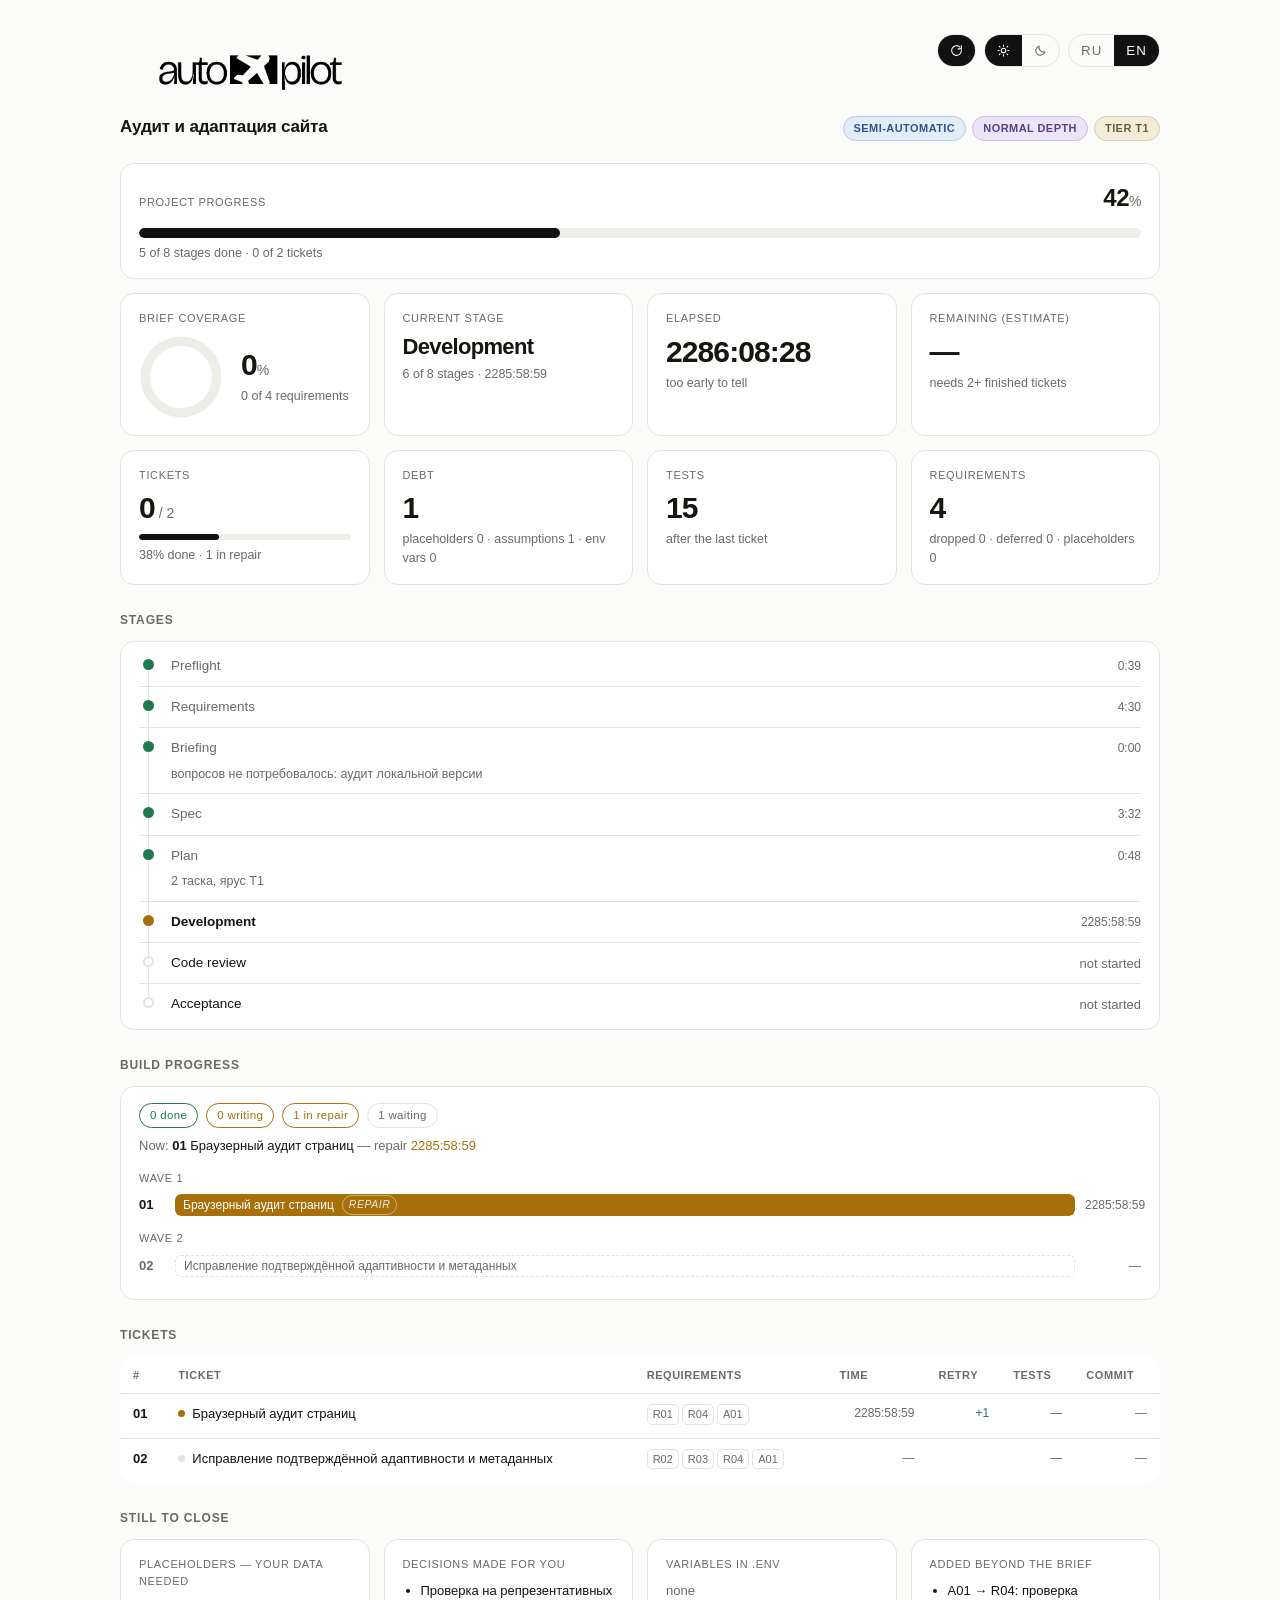
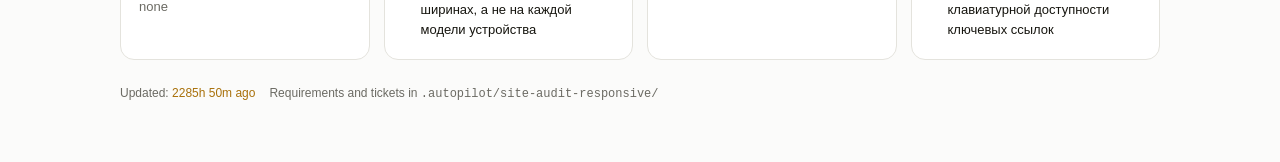
<file: .autopilot/dashboard.html>
<!doctype html>
<html lang="ru">
<head>
<meta charset="utf-8">
<meta name="viewport" content="width=device-width, initial-scale=1">
<title>autopilot</title>
<style>
  :root, :root[data-theme="light"]{
    --bg:#fbfbfa; --panel:#fff; --ink:#16150f; --dim:#6b6a63; --line:#e4e3dd;
    --accent:#111; --ok:#1f7a4d; --warn:#a8700a; --bad:#b3352b; --ghost:#eeede8; --info:#2f6690;
    --radius:14px; --logo-light:block; --logo-dark:none; --glow:rgba(168,112,10,.38);
  }
  @media (prefers-color-scheme:dark){
    :root:not([data-theme]){
      --bg:#141412; --panel:#1c1c19; --ink:#f2f1ea; --dim:#918f86; --line:#2e2e29;
      --accent:#f2f1ea; --ok:#4bbd84; --warn:#d9a341; --bad:#e0685c; --ghost:#262622; --info:#7aa8d4;
      --glow:rgba(217,163,65,.45);
      --logo-light:none; --logo-dark:block;
    }
  }
  :root[data-theme="dark"]{
    --bg:#141412; --panel:#1c1c19; --ink:#f2f1ea; --dim:#918f86; --line:#2e2e29;
    --accent:#f2f1ea; --ok:#4bbd84; --warn:#d9a341; --bad:#e0685c; --ghost:#262622; --info:#7aa8d4;
    --logo-light:none; --logo-dark:block;
  }
  *{box-sizing:border-box}
  body{margin:0;background:var(--bg);color:var(--ink);
    font:15px/1.5 ui-sans-serif,-apple-system,"Segoe UI",Roboto,"Helvetica Neue",sans-serif;
    -webkit-font-smoothing:antialiased;padding:34px 20px 60px}
  .wrap{max-width:1040px;margin:0 auto;min-width:0}
  /* wrap на .top: в узкой панели переключатели уходят на вторую строку, а не за край */
  .top{display:flex;align-items:flex-start;gap:16px;margin-bottom:8px;flex-wrap:wrap}
  .logo{height:clamp(44px,7vw,72px);width:auto;max-width:64vw}
  .logo.l{display:var(--logo-light)} .logo.d{display:var(--logo-dark)}
  .segs{margin-left:auto;display:flex;gap:8px;flex:0 0 auto}
  .seg{display:flex;border:1px solid var(--line);border-radius:999px;overflow:hidden}
  .seg button{appearance:none;border:0;background:transparent;color:var(--dim);cursor:pointer;
    font:600 11px/1 inherit;letter-spacing:.08em;padding:8px 12px;display:flex;align-items:center}
  .seg button:hover{color:var(--ink)}
  .seg button[aria-pressed="true"]{background:var(--accent);color:var(--bg)}
  .seg svg{width:13px;height:13px;display:block}
  header{display:flex;flex-wrap:wrap;gap:12px;align-items:baseline;margin-bottom:22px}
  h1{font-size:17px;font-weight:600;margin:0;letter-spacing:-.01em}
  .badges{margin-left:auto;display:flex;gap:6px;flex-wrap:wrap}
  .badge{font-size:11px;letter-spacing:.04em;text-transform:uppercase;font-weight:600;
    border:1px solid var(--bd,var(--line));border-radius:999px;padding:3px 10px;
    color:var(--fg,var(--dim));background:var(--bbg,transparent)}
  /* режим — синяя семья, насыщенность растёт с автономией */
  .b-mode-1{--bbg:#eff4fb;--bd:#cfdcef;--fg:#4a6d9e}
  .b-mode-2{--bbg:#e9f0fa;--bd:#c3d4eb;--fg:#3d6293}
  .b-mode-3{--bbg:#e3ecf9;--bd:#b6cce8;--fg:#2f5688}
  .b-mode-4{--bbg:#d6e3f6;--bd:#9dbbe0;--fg:#1f4374}
  /* глубина — фиолетовая семья */
  .b-depth-1{--bbg:#f4f0fa;--bd:#ddd2ee;--fg:#6b559b}
  .b-depth-2{--bbg:#ece5f7;--bd:#cbbbe6;--fg:#573f8b}
  .b-depth-3{--bbg:#e2d8f3;--bd:#b8a3dd;--fg:#452f78}
  /* ярус — охра, насыщенность растёт с объёмом работы */
  .b-tier-0{--bbg:#f7f3e8;--bd:#e5dbc3;--fg:#7d6b45}
  .b-tier-1{--bbg:#f3ecdb;--bd:#dbcda9;--fg:#6e5c34}
  .b-tier-2{--bbg:#eee4cb;--bd:#cfbc8d;--fg:#5f4d26}
  .b-tier-3{--bbg:#e8dbb9;--bd:#c2ab72;--fg:#50401b}
  .b-done{--bbg:#e8f3ec;--bd:#b6d9c4;--fg:#1f7a4d}
  @media (prefers-color-scheme:dark){
    :root:not([data-theme]) .b-mode-1{--bbg:#1a2333;--bd:#2a3a52;--fg:#9cbbe6}
    :root:not([data-theme]) .b-mode-2{--bbg:#1b263a;--bd:#2e405e;--fg:#a5c3ec}
    :root:not([data-theme]) .b-mode-3{--bbg:#1c2942;--bd:#31466a;--fg:#aecbf2}
    :root:not([data-theme]) .b-mode-4{--bbg:#1f2f4f;--bd:#3a5482;--fg:#c0d8fb}
    :root:not([data-theme]) .b-depth-1{--bbg:#221d32;--bd:#372e4f;--fg:#b8a6e0}
    :root:not([data-theme]) .b-depth-2{--bbg:#26203b;--bd:#40345c;--fg:#c5b3ec}
    :root:not([data-theme]) .b-depth-3{--bbg:#2b2346;--bd:#4b3b6c;--fg:#d3c2f7}
    :root:not([data-theme]) .b-tier-0{--bbg:#26221a;--bd:#3b3527;--fg:#cbb98d}
    :root:not([data-theme]) .b-tier-1{--bbg:#2a2519;--bd:#443b26;--fg:#d6c393}
    :root:not([data-theme]) .b-tier-2{--bbg:#2f2917;--bd:#4e4227;--fg:#e2cd97}
    :root:not([data-theme]) .b-tier-3{--bbg:#352d16;--bd:#58492a;--fg:#edd79c}
    :root:not([data-theme]) .b-done{--bbg:#16281f;--bd:#26432f;--fg:#4bbd84}
  }
  :root[data-theme="dark"] .b-mode-1{--bbg:#1a2333;--bd:#2a3a52;--fg:#9cbbe6}
  :root[data-theme="dark"] .b-mode-2{--bbg:#1b263a;--bd:#2e405e;--fg:#a5c3ec}
  :root[data-theme="dark"] .b-mode-3{--bbg:#1c2942;--bd:#31466a;--fg:#aecbf2}
  :root[data-theme="dark"] .b-mode-4{--bbg:#1f2f4f;--bd:#3a5482;--fg:#c0d8fb}
  :root[data-theme="dark"] .b-depth-1{--bbg:#221d32;--bd:#372e4f;--fg:#b8a6e0}
  :root[data-theme="dark"] .b-depth-2{--bbg:#26203b;--bd:#40345c;--fg:#c5b3ec}
  :root[data-theme="dark"] .b-depth-3{--bbg:#2b2346;--bd:#4b3b6c;--fg:#d3c2f7}
  :root[data-theme="dark"] .b-tier-0{--bbg:#26221a;--bd:#3b3527;--fg:#cbb98d}
  :root[data-theme="dark"] .b-tier-1{--bbg:#2a2519;--bd:#443b26;--fg:#d6c393}
  :root[data-theme="dark"] .b-tier-2{--bbg:#2f2917;--bd:#4e4227;--fg:#e2cd97}
  :root[data-theme="dark"] .b-tier-3{--bbg:#352d16;--bd:#58492a;--fg:#edd79c}
  :root[data-theme="dark"] .b-done{--bbg:#16281f;--bd:#26432f;--fg:#4bbd84}
  /* minmax(min(Npx,100%)): в колонке уже 200px карточка сжимается, а не вылезает за край */
  .grid{display:grid;gap:14px;grid-template-columns:repeat(auto-fit,minmax(min(200px,100%),1fr));margin-bottom:14px}
  /* ряды показателей: четыре карточки в строку держатся дольше, чем списки долга */
  .grid.m{grid-template-columns:repeat(auto-fit,minmax(min(168px,100%),1fr))}
  .card{background:var(--panel);border:1px solid var(--line);border-radius:var(--radius);padding:16px 18px;min-width:0}
  .k{font-size:11px;letter-spacing:.06em;text-transform:uppercase;color:var(--dim);margin-bottom:8px}
  /* длинное значение («1 ч 05 мин … 2 ч 10 мин», «Спецификация») переносится, а не режется */
  .v{font-size:30px;font-weight:650;letter-spacing:-.03em;line-height:1.1;font-variant-numeric:tabular-nums;
    overflow-wrap:anywhere}
  .v.stage{font-size:clamp(17px,4.4vw,22px)}
  .v small{font-size:14px;font-weight:500;color:var(--dim);letter-spacing:0}
  .sub{font-size:12.5px;color:var(--dim);margin-top:6px;overflow-wrap:anywhere}
  .hero{display:flex;gap:18px;align-items:center;flex-wrap:wrap}
  .hero>div{min-width:0}
  .ring{flex:0 0 84px}
  .bar{height:6px;background:var(--ghost);border-radius:99px;overflow:hidden;margin-top:10px}
  .bar i{display:block;height:100%;background:var(--accent);border-radius:99px;transition:width .3s ease}
  .bar.lg{height:10px;margin-top:12px}
  /* общий прогресс: этапы по весам, внутри разработки — доля готовых тасков */
  .overall{background:var(--panel);border:1px solid var(--line);border-radius:var(--radius);
    padding:16px 18px;margin-bottom:14px}
  .overall-head{display:flex;justify-content:space-between;align-items:baseline;gap:10px;
    font-size:11px;letter-spacing:.06em;text-transform:uppercase;color:var(--dim)}
  .overall-head b{font-size:24px;font-weight:650;letter-spacing:-.02em;text-transform:none;
    color:var(--ink);font-variant-numeric:tabular-nums}
  .overall-head b small{font-size:14px;font-weight:500;color:var(--dim)}
  h2{font-size:12px;letter-spacing:.07em;text-transform:uppercase;color:var(--dim);
    margin:26px 0 12px;font-weight:600}
  .tl{background:var(--panel);border:1px solid var(--line);border-radius:var(--radius);padding:16px 18px;min-width:0}
  /* сводка по таскам — ответ на «где разработка» до того, как всматриваешься в полосы */
  .tlsum{display:flex;gap:8px;flex-wrap:wrap;margin-bottom:12px}
  .chip{font-size:11.5px;letter-spacing:.03em;border:1px solid var(--line);border-radius:999px;
    padding:3px 10px;color:var(--dim);font-variant-numeric:tabular-nums}
  .chip.ok{border-color:var(--ok);color:var(--ok)}
  .chip.run{border-color:var(--warn);color:var(--warn)}
  .chip.info{border-color:var(--info);color:var(--info)}
  .chip.bad{border-color:var(--bad);color:var(--bad)}
  /* фаза таска прямо на плашке: «ревью» и «ремонт» — состояния, которых до
     этого не существовало, и по одному цвету их не различить */
  .fill .nm{overflow:hidden;text-overflow:ellipsis;min-width:0}
  .fill .ph{margin-left:8px;font-size:10.5px;letter-spacing:.05em;text-transform:uppercase;
    opacity:.85;border:1px solid rgba(255,255,255,.5);border-radius:999px;padding:1px 6px;flex:none}
  .tlnow{font-size:13px;margin:-4px 0 12px;overflow-wrap:anywhere}
  .tlnow .lbl{color:var(--dim)}
  .tlnow b{font-weight:650;font-variant-numeric:tabular-nums}
  .tlnow .nowclock{color:var(--warn);font-variant-numeric:tabular-nums}
  .wave{font-size:11px;letter-spacing:.06em;text-transform:uppercase;color:var(--dim);margin:14px 0 8px}
  .wave:first-child{margin-top:0}
  /* minmax(0,1fr), а не 1fr: у 1fr пол — min-content, и длинное имя таска раздвигает сетку шире экрана */
  .row{display:grid;grid-template-columns:26px minmax(0,1fr) 56px;gap:10px;align-items:center;margin-bottom:6px;font-size:13px}
  .row b{font-weight:600;font-variant-numeric:tabular-nums;color:var(--dim)}
  .row.now b{color:var(--ink)}
  .track{background:var(--ghost);border-radius:6px;height:22px;position:relative;overflow:hidden;min-width:0}
  .fill{position:absolute;inset:0 auto 0 0;border-radius:6px;display:flex;align-items:center;
    padding:0 8px;white-space:nowrap;font-size:12px;color:#fff;overflow:hidden}
  /* ждущий таск — пустой контур, а не залитая дорожка: плашка теперь во всю
     ширину, и без этого «ждёт» выглядело бы как ещё одно состояние заливки */
  .row.wait .track{background:transparent;border:1px dashed var(--line)}
  .fill.pend{background:transparent;border:0;color:var(--dim)}
  /* «в работе» должно читаться как живое, а не как исчезающее: раньше плашка
     гасла до opacity .3 вместе с названием таска. Теперь дышит свечение вокруг
     дорожки и яркость плашки, текст остаётся читаемым всё время. */
  .row.now .track{animation:trackGlow 1.9s ease-in-out infinite}
  /* блик бежит по плашке идущего таска — движение без ложного процента */
  .fill.active::after{content:'';position:absolute;inset:0;
    background:linear-gradient(90deg,transparent 0,rgba(255,255,255,.30) 50%,transparent 100%);
    transform:translateX(-100%);animation:sheen 1.9s ease-in-out infinite}
  .mins{text-align:right;font-variant-numeric:tabular-nums;color:var(--dim);font-size:12px}
  /* этапы — вертикальная лента с рельсом */
  .stages{background:var(--panel);border:1px solid var(--line);border-radius:var(--radius);padding:4px 18px;min-width:0}
  .st{display:grid;grid-template-columns:20px minmax(0,1fr) auto;gap:12px;align-items:start;
    padding:10px 0;border-bottom:1px solid var(--line)}
  .st:last-child{border-bottom:0}
  .st .rail{position:relative;align-self:stretch;min-height:18px}
  .st .rail::before{content:"";position:absolute;left:9px;top:-10px;bottom:-10px;width:1px;background:var(--line)}
  .st:first-child .rail::before{top:9px}
  .st:last-child .rail::before{bottom:calc(100% - 9px)}
  .st .rail i{position:absolute;left:4px;top:3px;width:11px;height:11px;border-radius:99px;
    box-sizing:border-box;border:2px solid var(--line);background:var(--panel)}
  .st.done .rail i{background:var(--ok);border-color:var(--ok)}
  .st.active .rail i{background:var(--warn);border-color:var(--warn);animation:pulse 1.6s ease-in-out infinite}
  .st.failed .rail i{background:var(--bad);border-color:var(--bad)}
  .st.skipped .rail i{border-style:dashed;background:var(--panel)}
  .st>div{min-width:0}
  .st .nm{font-size:13.5px;overflow-wrap:anywhere}
  .st.active .nm{font-weight:650}
  .st.done .nm,.st.skipped .nm{color:var(--dim)}
  .st .mins{padding-top:1px}
  @keyframes trackGlow{
    0%,100%{box-shadow:0 0 0 0 var(--glow)}
    50%{box-shadow:0 0 0 4px transparent}
  }
  @keyframes sheen{to{transform:translateX(100%)}}
  /* у кого выключена анимация в системе — просто статичная подсветка */
  @media (prefers-reduced-motion:reduce){
    .row.now .track{animation:none;box-shadow:0 0 0 3px var(--glow)}
    .fill.active::after{animation:none;background:none}
  }
  .note{background:var(--panel);border:1px solid var(--line);border-radius:var(--radius);
    padding:14px 18px;font-size:13px;color:var(--dim)}
  .note b{color:var(--ink);font-weight:600}
  .stale{color:var(--warn)}
  table{width:100%;border-collapse:collapse;font-size:13px;background:var(--panel);
    border:1px solid var(--line);border-radius:var(--radius);overflow:hidden}
  th{text-align:left;font-size:11px;letter-spacing:.05em;text-transform:uppercase;color:var(--dim);
    font-weight:600;padding:10px 12px;border-bottom:1px solid var(--line)}
  td{padding:10px 12px;border-bottom:1px solid var(--line);vertical-align:top}
  tr:last-child td{border-bottom:0}
  .dot{display:inline-block;width:7px;height:7px;border-radius:99px;margin-right:7px;vertical-align:1px}
  .tag{display:inline-block;font-size:11px;border:1px solid var(--line);border-radius:5px;
    padding:1px 5px;margin:0 3px 3px 0;color:var(--dim);font-variant-numeric:tabular-nums}
  ul.debt{margin:0;padding-left:18px}
  ul.debt li{margin-bottom:4px;font-size:13px}
  .empty{color:var(--dim);font-size:13px}
  footer{margin-top:24px;font-size:12px;color:var(--dim);display:flex;gap:14px;flex-wrap:wrap}
  footer code{overflow-wrap:anywhere}
  .scroll{overflow-x:auto}
  /* таблица тасков скроллится внутри своей рамки, а не сминает семь колонок в кашу */
  .scroll table{min-width:560px}
  /* узкая раскладка: встроенная панель IDE, боковая колонка, телефон */
  @media (max-width:460px){
    body{padding:20px 12px 44px}
    .top{gap:10px}
    header{gap:8px;margin-bottom:16px}
    h1{font-size:15px}
    h2{margin:20px 0 10px}
    .card,.overall,.tl,.note{padding:13px 14px}
    .stages{padding:2px 14px}
    .v{font-size:25px}
    .overall-head b{font-size:21px}
    .ring{flex:0 0 68px;width:68px;height:68px}
    .hero{gap:12px}
    .row{grid-template-columns:24px 1fr 48px;gap:8px}
    .st{grid-template-columns:18px 1fr auto;gap:9px}
    .badges{margin-left:0}
    .segs{margin-left:0}
    /* семь колонок в узкую панель не влезают ни при каком min-width, поэтому здесь
       таблица перестаёт требовать ширину, а второстепенные колонки уходят:
       требования, повторы и коммит есть в файлах, а «что и сколько идёт» — нет */
    .scroll table{min-width:0}
    th:nth-child(3),td:nth-child(3),
    th:nth-child(5),td:nth-child(5),
    th:nth-child(7),td:nth-child(7){display:none}
    /* переносится только название таска: заголовки и числа рвать по буквам нельзя */
    th,td{padding:9px 8px;white-space:nowrap}
    td:nth-child(2){white-space:normal;overflow-wrap:anywhere}
  }
</style>
</head>
<body>
<div class="wrap" id="app"></div>

<!-- Состояние живёт отдельным файлом и в страницу не вшивается: так его пишут
     в одном месте, а не в двух, и подгружают заново, не перезагружая страницу.
     Отсутствующий файл — не поломка: страница объяснит и дождётся его сама. -->
<script src="state.js"></script>

<script>
const MODE_CLS  = {manual:'b-mode-1', interview:'b-mode-2', semi:'b-mode-3', full:'b-mode-4'};
const DEPTH_CLS = {strict:'b-depth-1', normal:'b-depth-2', deep:'b-depth-3'};
const TIER_CLS  = {T0:'b-tier-0', T1:'b-tier-1', T2:'b-tier-2', T3:'b-tier-3'};

// Полный цикл сборки. state.js может прислать меньше — недостающие показываем как pending.
const STAGE_IDS = ['preflight','manifest','briefing','spec','plan','build','review','final'];

const POLL_MS = 10000;

const SUN  = '<svg viewBox="0 0 24 24" fill="none" stroke="currentColor" stroke-width="2" stroke-linecap="round"><circle cx="12" cy="12" r="4.2"/><path d="M12 2v2M12 20v2M4.2 4.2l1.4 1.4M18.4 18.4l1.4 1.4M2 12h2M20 12h2M4.2 19.8l1.4-1.4M18.4 5.6l1.4-1.4"/></svg>';
const MOON = '<svg viewBox="0 0 24 24" fill="none" stroke="currentColor" stroke-width="2" stroke-linecap="round" stroke-linejoin="round"><path d="M20 14.5A8.5 8.5 0 0 1 9.5 4a8.5 8.5 0 1 0 10.5 10.5z"/></svg>';
const SYNC = '<svg viewBox="0 0 24 24" fill="none" stroke="currentColor" stroke-width="2" stroke-linecap="round" stroke-linejoin="round"><path d="M21 12a9 9 0 1 1-2.64-6.36"/><path d="M21 3v6h-6"/></svg>';

const systemDark = () => {
  try { return matchMedia('(prefers-color-scheme: dark)').matches; } catch(e) { return false; }
};
const storedTheme = () => {
  try { return localStorage.getItem('autopilot-theme'); } catch(e) { return null; }
};
// Явный выбор пользователя перевешивает системную тему; до первого клика — системная.
function effectiveTheme(){
  return storedTheme() || (systemDark() ? 'dark' : 'light');
}
function applyTheme(t){
  if (t) document.documentElement.setAttribute('data-theme', t);
  else document.documentElement.removeAttribute('data-theme');
}

const LOGO_LIGHT = "[data-uri]";
const LOGO_DARK  = "[data-uri]";

const plural = (n, one, few, many) => {
  const a = Math.abs(n) % 10, b = Math.abs(n) % 100;
  if (a === 1 && b !== 11) return one;
  if (a >= 2 && a <= 4 && (b < 12 || b > 14)) return few;
  return many;
};

const I18N = {
  ru:{lang:"ru",coverage:"Покрытие брифа",ofReq:(a,b)=>`${a} из ${b} требований`,
    overall:"Прогресс проекта",overallStages:(a,b)=>`${a} из ${b} этапов пройдено`,
    overallTickets:(a,b)=>`${a} из ${b} тасков`,
    tickets:"Таски",ticketsDone:p=>`${p}% готово`,retries:n=>` · ${n} повтор.`,
    elapsed:"Прошло времени",median:m=>`медиана на таск — ${m} мин`,tooEarly:"рано считать",
    left:"Осталось (оценка)",needTwo:"нужно 2+ готовых таска",
    critpath:n=>`критический путь: ${n} ${plural(n,'таск','таска','тасков')} в цепочке`,
    stagesTitle:"Этапы",stage:"Этап сейчас",stageOf:(a,b)=>`${a} из ${b} этапов`,
    stages:{preflight:"Подготовка",manifest:"Требования",briefing:"Брифинг",spec:"Спецификация",
      plan:"План",build:"Разработка",review:"Код-ревью",final:"Приёмка"},
    skipped:"пропущен",notStarted:"не начат",allDone:"всё пройдено",
    noTicketsTier:"без разбивки",notCut:"таски ещё не нарезаны",
    t0note:(n)=>`Ярус T0 — собрано за один заход, без разбивки на таски.${n?' '+n:''}`,
    t0files:n=>`Файлов: ${n}.`,noEta:"ярус T0 — оценка не нужна",wrapUp:"таски готовы, идёт приёмка",
    auto:"Автообновление",autoOn:"Автообновление включено",autoOff:"Автообновление выключено",
    agoSec:s=>`${s} сек назад`,agoMin:m=>`${m} мин назад`,agoHr:(h,m)=>`${h} ч ${m} мин назад`,
    debt:"Долг",debtSub:(a,b,c)=>`заглушки ${a} · допущения ${b} · переменные ${c}`,
    tests:"Тесты",testsSub:"после последнего таска",testsSubOne:"последний полный прогон",failed:n=>`${n} упало`,
    buildTook:d=>`разработка заняла ${d}`,
    reqs:"Требования",reqsSub:(d,f,p)=>`снято ${d} · отложено ${f} · заглушки ${p}`,
    progress:"Ход сборки",
    wave:(n,c)=>c>1?`Волна ${n} — ${c} ${plural(c,'таск','таска','тасков')} параллельно`:`Волна ${n}`,
    chipDone:n=>`готово ${n}`,chipRun:n=>`пишутся ${n}`,chipWait:n=>`ждут ${n}`,chipFailed:n=>`упало ${n}`,
    chipReview:n=>`на ревью ${n}`,chipRepair:n=>`в ремонте ${n}`,
    phase:{'in-progress':"пишется",review:"ревью",repair:"ремонт"},
    nowLbl:"Сейчас:",nowIdle:"Ни один таск не запущен.",
    noTickets:"Тасков пока нет — идёт подготовка.",
    tblTickets:"Таски",thN:"#",thTitle:"Таск",thReq:"Требования",thTime:"Время",thRetry:"Повт.",
    thTests:"Тесты",thCommit:"Коммит",tblEmpty:"пока пусто",
    toClose:"Что осталось закрыть",placeholders:"Заглушки — нужны твои данные",
    assumptions:"Решения, принятые за тебя",envVars:"Переменные в .env",
    additions:"Добавлено сверх заказанного",none:"пусто",
    blind:"Слепая приёмка",blindOk:"Расхождений нет.",blindBad:"Расхождения:",
    blindV:(m,c)=>`${m} / ${c} требований подтверждено`,
    updated:"Обновлено",filesIn:"Требования и таски — в",
    modes:{full:"полный автомат",semi:"полуавтомат",interview:"интервью",manual:"ручной"},
    depths:{strict:"строго по брифу",normal:"обычная глубина",deep:"максимальная глубина"},
    tier:t=>`ярус ${t}`,finished:"завершено",min:"мин",hr:"ч",m:"м",
    langLabel:"Язык",themeLabel:"Тема",themeLight:"Светлая тема",themeDark:"Тёмная тема"},
  en:{lang:"en",coverage:"Brief coverage",ofReq:(a,b)=>`${a} of ${b} requirements`,
    overall:"Project progress",overallStages:(a,b)=>`${a} of ${b} stages done`,
    overallTickets:(a,b)=>`${a} of ${b} tickets`,
    tickets:"Tickets",ticketsDone:p=>`${p}% done`,retries:n=>` · ${n} retries`,
    elapsed:"Elapsed",median:m=>`median per ticket — ${m} min`,tooEarly:"too early to tell",
    left:"Remaining (estimate)",critpath:n=>`critical path: ${n} tickets deep`,needTwo:"needs 2+ finished tickets",
    stagesTitle:"Stages",stage:"Current stage",stageOf:(a,b)=>`${a} of ${b} stages`,
    stages:{preflight:"Preflight",manifest:"Requirements",briefing:"Briefing",spec:"Spec",
      plan:"Plan",build:"Development",review:"Code review",final:"Acceptance"},
    skipped:"skipped",notStarted:"not started",allDone:"all passed",
    noTicketsTier:"no split",notCut:"tickets not cut yet",
    t0note:(n)=>`Tier T0 — built in a single pass, no tickets.${n?' '+n:''}`,
    t0files:n=>`Files: ${n}.`,noEta:"tier T0 — no estimate needed",wrapUp:"tickets done, acceptance running",
    auto:"Auto-refresh",autoOn:"Auto-refresh on",autoOff:"Auto-refresh off",
    agoSec:s=>`${s}s ago`,agoMin:m=>`${m} min ago`,agoHr:(h,m)=>`${h}h ${m}m ago`,
    debt:"Debt",debtSub:(a,b,c)=>`placeholders ${a} · assumptions ${b} · env vars ${c}`,
    tests:"Tests",testsSub:"after the last ticket",testsSubOne:"last full run",failed:n=>`${n} failed`,
    buildTook:d=>`development took ${d}`,
    reqs:"Requirements",reqsSub:(d,f,p)=>`dropped ${d} · deferred ${f} · placeholders ${p}`,
    progress:"Build progress",
    wave:(n,c)=>c>1?`Wave ${n} — ${c} tickets in parallel`:`Wave ${n}`,
    chipDone:n=>`${n} done`,chipRun:n=>`${n} writing`,chipWait:n=>`${n} waiting`,chipFailed:n=>`${n} failed`,
    chipReview:n=>`${n} in review`,chipRepair:n=>`${n} in repair`,
    phase:{'in-progress':"writing",review:"review",repair:"repair"},
    nowLbl:"Now:",nowIdle:"No ticket is running.",
    noTickets:"No tickets yet — still preparing.",
    tblTickets:"Tickets",thN:"#",thTitle:"Ticket",thReq:"Requirements",thTime:"Time",thRetry:"Retry",
    thTests:"Tests",thCommit:"Commit",tblEmpty:"empty so far",
    toClose:"Still to close",placeholders:"Placeholders — your data needed",
    assumptions:"Decisions made for you",envVars:"Variables in .env",
    additions:"Added beyond the brief",none:"none",
    blind:"Blind acceptance",blindOk:"No disagreements.",blindBad:"Disagreements:",
    blindV:(m,c)=>`${m} / ${c} requirements confirmed`,
    updated:"Updated",filesIn:"Requirements and tickets in",
    modes:{full:"fully automatic",semi:"semi-automatic",interview:"interview",manual:"manual"},
    depths:{strict:"strictly as written",normal:"normal depth",deep:"maximum depth"},
    tier:t=>`tier ${t}`,finished:"finished",min:"min",hr:"h",m:"m",
    langLabel:"Language",themeLabel:"Theme",themeLight:"Light theme",themeDark:"Dark theme"}
};

let CUR = I18N.ru;                 // язык, на котором сейчас отрисовано — нужен тикающим таймерам
let autoOn = true;
try { autoOn = (localStorage.getItem('autopilot-auto') || 'on') !== 'off'; } catch(e) {}
let pollT = null;
let lastStamp = null;              // метка отрисованного состояния — против лишних перерисовок

// ——— живые таймеры ———————————————————————————————————————————————
// Всё время считается из меток state.js. Незакрытый интервал тикает от текущего момента.
const spanMs = (from, to) => {
  const a = from ? new Date(from).getTime() : NaN;
  if (isNaN(a)) return null;
  const b = to ? new Date(to).getTime() : Date.now();
  return Math.max(0, b - a);
};
const fmtClock = ms => {
  if (ms == null) return '—';
  const s = Math.floor(ms/1000), h = Math.floor(s/3600), m = Math.floor((s%3600)/60), ss = s%60;
  const p = n => String(n).padStart(2,'0');
  return h ? `${h}:${p(m)}:${p(ss)}` : `${m}:${p(ss)}`;
};
// Открытый интервал получает data-live — его каждую секунду обновляет tick().
function timerHTML(from, to){
  const ms = spanMs(from, to);
  if (ms == null) return '—';
  return to ? `<span>${fmtClock(ms)}</span>`
            : `<span data-live data-from="${from}">${fmtClock(ms)}</span>`;
}
function agoText(iso){
  const ms = spanMs(iso, null);
  if (ms == null) return '—';
  const s = Math.floor(ms/1000);
  if (s < 60) return CUR.agoSec(s);
  const m = Math.floor(s/60);
  return m < 60 ? CUR.agoMin(m) : CUR.agoHr(Math.floor(m/60), m%60);
}
function tick(){
  document.querySelectorAll('[data-live][data-from]').forEach(el => {
    el.textContent = fmtClock(spanMs(el.dataset.from, null));
  });
  document.querySelectorAll('[data-ago]').forEach(el => {
    el.textContent = agoText(el.dataset.ago);
    // Пять минут без обновления при незавершённой сборке — повод присмотреться.
    el.classList.toggle('stale', !(window.STATE && window.STATE.finishedAt)
      && spanMs(el.dataset.ago, null) > 300000);
  });
}

// ——— автообновление ——————————————————————————————————————————————
// Страница не перезагружается: она подтягивает state.js заново отдельным тегом.
// Так сделано потому, что встроенные панели (Claude Desktop, IDE-вьюверы) глушат
// навигацию — и location.reload(), и <meta http-equiv="refresh"> там молча ничего
// не делают, а вот загрузку подресурсов панель не трогает. Проверено измерением:
// reload и meta refresh не сработали ни разу, подгрузка тега — двенадцать раз из
// двенадцати. Побочная выгода — «обновить» больше не значит «потерять место на
// странице», выделение и позицию прокрутки перерисовка сохраняет.
// Но подресурсы живут только у страницы, у которой есть адрес. Панель Claude не
// открывает file:// как страницу — она вклеивает HTML в data:text/html, а оттуда
// origin равен null: state.js не грузится ни относительным путём, ни абсолютным
// file://, ни через fetch. Поэтому в панель дашборд отдают по http с локального
// статического сервера (phases/0-instruments.md); двойной клик в настоящем
// браузере остаётся вторым, равноправным способом.
// Видимость НЕ проверяем: те же панели держат document.hidden === true всё время,
// хотя пользователь смотрит именно туда.
const stampOf = S => (S.updatedAt || '') + '|' + (S.finishedAt || '') + '|' + (S.tickets || []).length;

function applyState(){
  const S = window.STATE;
  if (!S || typeof S !== 'object') return;
  // Перерисовываем только когда состояние действительно сдвинулось: молчаливая
  // перерисовка раз в десять секунд сбрасывала бы выделенный текст ни за что.
  const stamp = stampOf(S);
  if (stamp === lastStamp) return;
  lastStamp = stamp;
  const y = window.scrollY;
  render(CUR.lang);
  window.scrollTo(0, y);
}

function pollState(){
  clearTimeout(pollT);
  if (!autoOn || (window.STATE && window.STATE.finishedAt)) return;
  pollT = setTimeout(() => {
    const s = document.createElement('script');
    // Метка времени в запросе — иначе file:// отдаст скрипт из кеша.
    s.src = 'state.js?t=' + Date.now();
    // Ошибка — обычное дело: файл могли поймать в момент записи. Старое состояние
    // остаётся на экране, следующий круг через десять секунд подберёт целое.
    const next = () => { s.remove(); applyState(); pollState(); };
    s.onload = next;
    s.onerror = next;
    document.head.appendChild(s);
  }, POLL_MS);
}

function render(lang){
  const L = I18N[lang] || I18N.ru;
  CUR = L;
  const S = STATE, T = S.tickets || [], R = S.requirements || {};
  const esc = s => String(s == null ? '' : s).replace(/[&<>"]/g, c => ({'&':'&amp;','<':'&lt;','>':'&gt;','"':'&quot;'}[c]));
  // Таск живёт в трёх активных состояниях, а не в одном: пишется — проверяется —
  // чинится. Ревью и ремонт идут, пока летит следующий таск, поэтому «готово 2 из 8»
  // без них — самый частый вопрос к экрану: «а с третьим-то что».
  const ACTIVE = ['in-progress', 'review', 'repair'];
  const done = T.filter(t => t.status === 'done');
  const writing = T.filter(t => t.status === 'in-progress');
  const inReview = T.filter(t => t.status === 'review');
  const inRepair = T.filter(t => t.status === 'repair');
  const running = T.filter(t => ACTIVE.includes(t.status));
  const failedT = T.filter(t => t.status === 'failed');
  const waiting = T.length - done.length - running.length - failedT.length;
  const live = Math.max(0, (R.total || 0) - (R.dropped || 0));

  const mins = t => (t.startedAt && t.finishedAt)
    ? Math.max(1, Math.round((new Date(t.finishedAt) - new Date(t.startedAt)) / 60000)) : null;
  const durations = done.map(mins).filter(Boolean).sort((a,b) => a-b);
  const median = durations.length ? durations[Math.floor(durations.length/2)] : null;
  const fmtDur = m => m == null ? '—'
    : m < 60 ? m + ' ' + L.min : Math.floor(m/60) + ' ' + L.hr + ' ' + String(m%60).padStart(2,'0') + ' ' + L.min;

  const byId = Object.fromEntries(T.map(t => [t.id, t]));
  const memo = {};
  function depth(id, seen){
    const t = byId[id];
    if (!t || t.status === 'done') return 0;
    if (memo[id] != null) return memo[id];
    if (seen.has(id)) return 1;
    seen.add(id);
    const d = 1 + Math.max(0, ...(t.blockedBy || []).map(b => depth(b, seen)));
    seen.delete(id);
    return memo[id] = d;
  }
  const cp = Math.max(0, ...T.map(t => depth(t.id, new Set())));

  // Оценка считается в минутах по цепочке, а не «медиана × длина цепочки»: иначе
  // таск, который идёт двадцать седьмую минуту, стоит в оценке как не начатый,
  // и на последнем почти доделанном таске экран пишет «21 … 39 мин».
  const memoMin = {};
  const leftFor = t => {
    if (!t || t.status === 'done') return 0;
    const full = median || 10;
    // код написан — осталась проверка и, может быть, правка по находке
    if (t.status === 'review') return full * 0.2;
    if (t.status === 'repair') return full * 0.5;
    if (t.status === 'in-progress' && t.startedAt) {
      const elapsed = (spanMs(t.startedAt, null) || 0) / 60000;
      return Math.max(1, full - elapsed);          // уже идёт — осталось меньше
    }
    return full;
  };
  function chainMin(id, seen){
    const t = byId[id];
    if (!t || t.status === 'done') return 0;
    if (memoMin[id] != null) return memoMin[id];
    if (seen.has(id)) return leftFor(t);
    seen.add(id);
    const d = leftFor(t) + Math.max(0, ...(t.blockedBy || []).map(b => chainMin(b, seen)));
    seen.delete(id);
    return memoMin[id] = d;
  }
  const cpMin = Math.max(0, ...T.map(t => chainMin(t.id, new Set())));
  const eta = (median && cpMin > 0)
    ? [Math.max(1, Math.round(cpMin*0.75)), Math.max(2, Math.round(cpMin*1.4))] : null;

  // Этапы: канонический порядок, поверх него — то, что прислал state.js.
  const given = Array.isArray(S.stages) ? S.stages.filter(Boolean) : [];
  const stages = STAGE_IDS.map(id => given.find(s => s.id === id) || {id, status:'pending'})
    .concat(given.filter(s => !STAGE_IDS.includes(s.id)));
  const stName = s => L.stages[s.id] || s.id;
  const activeStage = stages.find(s => s.status === 'active');
  const curStage = activeStage || stages.find(s => s.status !== 'done' && s.status !== 'skipped');
  const stageNo = curStage ? stages.indexOf(curStage) + 1 : stages.length;
  const t0 = String(S.tier).toUpperCase() === 'T0';
  const buildStage = stages.find(s => s.id === 'build');
  const buildMs = buildStage && buildStage.startedAt && buildStage.finishedAt
    ? spanMs(buildStage.startedAt, buildStage.finishedAt) : null;

  // Прогресс проекта целиком. Веса — это доли времени, а не «этап = 1/8»: разработка идёт
  // часами, подготовка минуты. Внутри разработки шкала дробится по готовым таскам, поэтому
  // она ползёт с каждым таском, а не стоит на месте полдня и потом прыгает.
  const STAGE_WEIGHT = {preflight:1, manifest:1, briefing:1, spec:2, plan:1, build:6, review:2, final:1};
  const stageFrac = s => {
    if (s.status === 'done' || s.status === 'skipped') return 1;
    if (s.status !== 'active') return 0;                      // pending и failed — ноль
    if (s.id === 'build' && T.length) return Math.max(0.05, done.length / T.length);
    return 0.5;
  };
  const totalW = stages.reduce((a,s) => a + (STAGE_WEIGHT[s.id] ?? 1), 0);
  const overallPct = totalW
    ? Math.round(stages.reduce((a,s) => a + (STAGE_WEIGHT[s.id] ?? 1) * stageFrac(s), 0) / totalW * 100) : 0;
  const stagesDone = stages.filter(s => s.status === 'done' || s.status === 'skipped').length;

  const coverage = live ? Math.round((R.done||0)/live*100) : 0;
  // Таск на ревью уже написан. Считать его нулём — врать в меньшую сторону ровно
  // там, где до разделения статусов врали в большую, помечая код готовым до проверки.
  const ticketPct = T.length
    ? Math.round((done.length + 0.75*(inReview.length + inRepair.length))/T.length*100) : 0;
  const retries = T.reduce((s,t) => s + (t.retries||0), 0);
  const last = done[done.length-1];
  // Полный прогон, если он записан; иначе — тесты последнего захода: таска или T0-сборки.
  const tests = S.tests || (last && last.tests) || (S.singlePass && S.singlePass.tests) || null;
  const debtN = (S.debt?.placeholders?.length||0) + (S.debt?.assumptions?.length||0) + (S.debt?.emptyEnv?.length||0);

  const ring = pct => {
    const r = 34, c = 2*Math.PI*r;
    return `<svg class="ring" viewBox="0 0 80 80" width="84" height="84" aria-hidden="true">
      <circle cx="40" cy="40" r="${r}" fill="none" stroke="var(--ghost)" stroke-width="9"/>
      <circle cx="40" cy="40" r="${r}" fill="none" stroke="var(--accent)" stroke-width="9"
        stroke-linecap="round" stroke-dasharray="${c}" stroke-dashoffset="${c*(1-pct/100)}"
        transform="rotate(-90 40 40)"/></svg>`;
  };
  const statusColor = s => s === 'done' ? 'var(--ok)' : s === 'failed' ? 'var(--bad)'
    : s === 'review' ? 'var(--info)'
    : (s === 'in-progress' || s === 'repair') ? 'var(--warn)' : 'var(--line)';

  const waves = [...new Set(T.map(t => t.wave ?? 1))].sort((a,b) => a-b);
  // Полоса показывает СОСТОЯНИЕ, а не долю. Раньше её ширина была длительностью
  // относительно самого долгого таска — и готовый таск на 19 из 28 минут выглядел
  // «сделанным на 68%». Горизонтальная заливка в списке задач читается как прогресс
  // всегда, поэтому: готов — целиком, идёт — целиком со светом и бликом, ждёт —
  // пустой пунктир. Длительность живёт цифрой справа, где её и читают.
  const timeline = T.length ? waves.map(w => {
    const inWave = T.filter(t => (t.wave ?? 1) === w)
      .sort((a,b) => String(a.id).localeCompare(String(b.id), undefined, {numeric:true}));
    const rows = inWave.map(t => {
      const active = ACTIVE.includes(t.status), pend = t.status === 'pending';
      // у не начатого таска часов нет: «0:00» читается как «идёт и стоит на месте»
      const clock = (t.startedAt && !pend) ? timerHTML(t.startedAt, t.finishedAt) : '—';
      // «пишется» — базовый случай и читается по цвету; подписываем то, чего
      // на этом экране раньше не было, иначе ремонт неотличим от разработки
      const ph = (t.status === 'review' || t.status === 'repair') ? (L.phase||{})[t.status] : '';
      return `<div class="row${active?' now':''}${pend?' wait':''}"><b>${esc(t.id)}</b>
        <div class="track"><div class="fill${pend?' pend':''}${active?' active':''}"
          style="width:100%${pend?'':';background:'+statusColor(t.status)}"><span class="nm">${
          esc(t.title)}</span>${ph ? `<em class="ph">${esc(ph)}</em>` : ''}</div></div>
        <div class="mins">${clock}</div></div>`;
    }).join('');
    return `<div class="wave">${L.wave(w, inWave.length)}</div>${rows}`;
  }).join('') : `<div class="empty">${L.noTickets}</div>`;

  // Ревью и ремонт показываем, только когда они есть: шесть чипов в ряд на пятитасковом
  // прогоне читаются хуже, чем четыре, а нули не несут ничего.
  const tlSum = T.length ? `<div class="tlsum">
      <span class="chip ok">${L.chipDone(done.length)}</span>
      <span class="chip run">${L.chipRun(writing.length)}</span>
      ${inReview.length ? `<span class="chip info">${L.chipReview(inReview.length)}</span>` : ''}
      ${inRepair.length ? `<span class="chip run">${L.chipRepair(inRepair.length)}</span>` : ''}
      <span class="chip">${L.chipWait(Math.max(0, waiting))}</span>
      ${failedT.length ? `<span class="chip bad">${L.chipFailed(failedT.length)}</span>` : ''}
    </div>` : '';
  const tlNow = !T.length ? '' : running.length
    ? `<div class="tlnow"><span class="lbl">${L.nowLbl}</span> ` + running.map(t =>
        `<b>${esc(t.id)}</b> ${esc(t.title)} <span class="lbl">— ${
          esc((L.phase||{})[t.status] || '')}</span> <span class="nowclock">${
          t.startedAt ? timerHTML(t.startedAt, null) : '—'}</span>`).join(' · ') + '</div>'
    : (S.finishedAt || done.length === T.length ? '' : `<div class="tlnow lbl">${L.nowIdle}</div>`);

  // Лента этапов — она же ответ на «где мы сейчас», когда тасков нет вовсе.
  const stageRows = stages.map(s => {
    const dur = s.status === 'skipped' ? L.skipped
      : s.startedAt ? timerHTML(s.startedAt, s.finishedAt)
      : `<span class="empty">${L.notStarted}</span>`;
    return `<div class="st ${esc(s.status || 'pending')}">
      <div class="rail"><i></i></div>
      <div><div class="nm">${esc(stName(s))}</div>${s.note ? `<div class="sub">${esc(s.note)}</div>` : ''}</div>
      <div class="mins">${dur}</div></div>`;
  }).join('');

  const list = arr => arr && arr.length
    ? '<ul class="debt">' + arr.map(x => `<li>${esc(x)}</li>`).join('') + '</ul>'
    : `<div class="empty">${L.none}</div>`;

  const rows = T.map(t => `<tr>
    <td><b>${esc(t.id)}</b></td>
    <td><span class="dot" style="background:${statusColor(t.status)}"></span>${esc(t.title)}
      ${t.concerns?.length ? `<div class="sub">${esc(t.concerns.join('; '))}</div>` : ''}</td>
    <td>${(t.requirements||[]).map(r => `<span class="tag">${esc(r)}</span>`).join('') || '<span class="empty">—</span>'}</td>
    <td class="mins">${t.startedAt ? timerHTML(t.startedAt, t.finishedAt) : '—'}</td>
    <td class="mins">${t.retries ? t.retries : ''}${
      t.repairs ? `<span style="color:var(--info)"> +${t.repairs}</span>` : ''}</td>
    <td class="mins">${t.tests ? (t.tests.failed ? `<span style="color:var(--bad)">${t.tests.failed} ✗</span>` : t.tests.passed + ' ✓') : '—'}</td>
    <td class="mins">${t.commit ? `<code>${esc(t.commit).slice(0,7)}</code>` : '—'}</td>
  </tr>`).join('');

  // Ярус T0: тасков нет по замыслу — вместо пустой таблицы показываем сам заход.
  const sp = S.singlePass || null;
  const t0block = `<div class="note"><b>${L.t0note(sp?.files?.length ? L.t0files(sp.files.length) : '')}</b>
    <div class="sub" style="margin-top:6px">
      ${sp?.startedAt ? `${L.thTime}: ${timerHTML(sp.startedAt, sp.finishedAt)} · ` : ''}
      ${sp?.tests ? `${L.thTests}: ${sp.tests.failed ? `<span style="color:var(--bad)">${sp.tests.failed} ✗</span>` : sp.tests.passed + ' ✓'} · ` : ''}
      ${sp?.commit ? `${L.thCommit}: <code>${esc(sp.commit).slice(0,7)}</code>` : ''}
    </div></div>`;
  const worklog = T.length
    ? `<h2>${L.progress}</h2><div class="tl">${tlSum}${tlNow}${timeline}</div>
       <h2>${L.tblTickets}</h2>
       <div class="scroll"><table>
         <thead><tr><th>${L.thN}</th><th>${L.thTitle}</th><th>${L.thReq}</th><th>${L.thTime}</th>
           <th>${L.thRetry}</th><th>${L.thTests}</th><th>${L.thCommit}</th></tr></thead>
         <tbody>${rows}</tbody>
       </table></div>`
    : (t0 || sp) ? `<h2>${L.stages.build}</h2>${t0block}` : '';

  const blind = S.blind ? `<h2>${L.blind}</h2><div class="card">
      <div class="v">${L.blindV(esc(S.blind.matched), esc(S.blind.checked))}</div>
      ${S.blind.mismatches?.length ? `<div class="sub">${L.blindBad}</div>${list(S.blind.mismatches)}`
        : `<div class="sub">${L.blindOk}</div>`}</div>` : '';

  document.documentElement.lang = L.lang;
  document.getElementById('app').innerHTML = `
  <div class="top">
    <img class="logo l" src="${LOGO_LIGHT}" alt="autopilot">
    <img class="logo d" src="${LOGO_DARK}" alt="autopilot">
    <div class="segs">
      ${S.finishedAt ? '' : `<div class="seg" role="group" aria-label="${L.auto}">
        <button type="button" data-auto title="${autoOn ? L.autoOn : L.autoOff}"
          aria-label="${L.auto}" aria-pressed="${autoOn}">${SYNC}</button>
      </div>`}
      <div class="seg" role="group" aria-label="${L.themeLabel}">
        <button type="button" data-theme="light" title="${L.themeLight}" aria-label="${L.themeLight}"
          aria-pressed="${effectiveTheme()==='light'}">${SUN}</button>
        <button type="button" data-theme="dark" title="${L.themeDark}" aria-label="${L.themeDark}"
          aria-pressed="${effectiveTheme()==='dark'}">${MOON}</button>
      </div>
      <div class="seg" role="group" aria-label="${L.langLabel}">
        <button type="button" data-lang="ru" aria-pressed="${L.lang==='ru'}">RU</button>
        <button type="button" data-lang="en" aria-pressed="${L.lang==='en'}">EN</button>
      </div>
    </div>
  </div>

  <header>
    <h1>${esc(S.title)}</h1>
    <div class="badges">
      <span class="badge ${MODE_CLS[S.mode]||''}">${esc(L.modes[S.mode] || S.mode)}</span>
      <span class="badge ${DEPTH_CLS[S.depth]||''}">${esc(L.depths[S.depth] || S.depth || '')}</span>
      <span class="badge ${TIER_CLS[String(S.tier).toUpperCase()]||''}">${L.tier(esc(S.tier))}</span>
      ${S.finishedAt ? `<span class="badge b-done">${L.finished}</span>` : ''}
    </div>
  </header>

  <div class="overall">
    <div class="overall-head"><span>${L.overall}</span><b>${overallPct}<small>%</small></b></div>
    <div class="bar lg"><i style="width:${overallPct}%"></i></div>
    <div class="sub">${L.overallStages(stagesDone, stages.length)}${
      T.length ? ' · ' + L.overallTickets(done.length, T.length) : ''}</div>
  </div>

  <div class="grid m">
    <div class="card"><div class="k">${L.coverage}</div>
      <div class="hero">${ring(coverage)}
        <div><div class="v">${coverage}<small>%</small></div>
        <div class="sub">${L.ofReq(R.done||0, live)}</div></div></div>
    </div>
    <div class="card"><div class="k">${L.stage}</div>
      <div class="v stage">${esc(curStage ? stName(curStage) : L.allDone)}</div>
      <div class="sub">${L.stageOf(stageNo, stages.length)}${
        activeStage?.startedAt ? ' · ' + timerHTML(activeStage.startedAt, null) : ''}</div>
    </div>
    <div class="card"><div class="k">${L.elapsed}</div>
      <div class="v">${S.startedAt ? timerHTML(S.startedAt, S.finishedAt) : '—'}</div>
      <div class="sub">${median ? L.median(median) : (buildMs != null ? L.buildTook(fmtClock(buildMs)) : L.tooEarly)}</div>
    </div>
    <div class="card"><div class="k">${L.left}</div>
      <div class="v">${eta ? fmtDur(eta[0]) : '—'}${eta ? `<small> … ${fmtDur(eta[1])}</small>` : ''}</div>
      <div class="sub">${eta ? L.critpath(cp)
        : (t0 ? L.noEta : (T.length && done.length === T.length ? L.wrapUp : L.needTwo))}</div>
    </div>
  </div>

  <div class="grid m">
    <div class="card"><div class="k">${L.tickets}</div>
      <div class="v">${T.length ? `${done.length}<small> / ${T.length}</small>`
        : t0 ? `<span style="font-size:22px">${L.noTicketsTier}</span>` : '—'}</div>
      ${T.length ? `<div class="bar"><i style="width:${ticketPct}%"></i></div>
      <div class="sub">${L.ticketsDone(ticketPct)}${writing.length ? ' · ' + L.chipRun(writing.length) : ''}${
        inReview.length ? ' · ' + L.chipReview(inReview.length) : ''}${
        inRepair.length ? ' · ' + L.chipRepair(inRepair.length) : ''}${
        retries ? L.retries(retries) : ''}</div>`
        : `<div class="sub">${t0 ? L.tier(esc(S.tier)) : L.notCut}</div>`}
    </div>
    <div class="card"><div class="k">${L.debt}</div>
      <div class="v">${debtN}</div>
      <div class="sub">${L.debtSub(S.debt?.placeholders?.length||0, S.debt?.assumptions?.length||0, S.debt?.emptyEnv?.length||0)}</div>
    </div>
    <div class="card"><div class="k">${L.tests}</div>
      <div class="v">${tests ? tests.passed : '—'}${tests && tests.failed ? `<small style="color:var(--bad)"> · ${L.failed(tests.failed)}</small>` : ''}</div>
      <div class="sub">${T.length ? L.testsSub : L.testsSubOne}</div>
    </div>
    <div class="card"><div class="k">${L.reqs}</div>
      <div class="v">${R.total||0}</div>
      <div class="sub">${L.reqsSub(R.dropped||0, R.deferred||0, R.placeholder||0)}</div>
    </div>
  </div>

  <h2>${L.stagesTitle}</h2>
  <div class="stages">${stageRows}</div>

  ${worklog}

  <h2>${L.toClose}</h2>
  <div class="grid">
    <div class="card"><div class="k">${L.placeholders}</div>${list(S.debt?.placeholders)}</div>
    <div class="card"><div class="k">${L.assumptions}</div>${list(S.debt?.assumptions)}</div>
    <div class="card"><div class="k">${L.envVars}</div>${list(S.debt?.emptyEnv)}</div>
    ${S.additions?.length ? `<div class="card"><div class="k">${L.additions}</div>${list(S.additions)}</div>` : ''}
  </div>

  ${blind}

  <footer>
    <span>${L.updated}: <span data-ago="${esc(S.updatedAt || '')}"
      title="${S.updatedAt ? esc(new Date(S.updatedAt).toLocaleString(L.lang==='en'?'en-GB':'ru-RU')) : ''}"
      >${S.updatedAt ? agoText(S.updatedAt) : '—'}</span></span>
    <span>${L.filesIn} <code>.autopilot/${esc(S.slug)}/</code></span>
  </footer>`;

  document.querySelectorAll('.seg button[data-lang]').forEach(b =>
    b.addEventListener('click', () => {
      try { localStorage.setItem('autopilot-lang', b.dataset.lang); } catch(e) {}
      render(b.dataset.lang);
    }));

  document.querySelectorAll('.seg button[data-theme]').forEach(b =>
    b.addEventListener('click', () => {
      const t = b.dataset.theme;
      try { localStorage.setItem('autopilot-theme', t); } catch(e) {}
      applyTheme(t);
      document.querySelectorAll('.seg button[data-theme]').forEach(x =>
        x.setAttribute('aria-pressed', String(x.dataset.theme === t)));
    }));

  document.querySelectorAll('.seg button[data-auto]').forEach(b =>
    b.addEventListener('click', () => {
      autoOn = !autoOn;
      try { localStorage.setItem('autopilot-auto', autoOn ? 'on' : 'off'); } catch(e) {}
      b.setAttribute('aria-pressed', String(autoOn));
      b.title = autoOn ? L.autoOn : L.autoOff;
      pollState();
    }));

  tick();
  pollState();
}

let savedLang = 'ru';
try { savedLang = localStorage.getItem('autopilot-lang')
  || ((navigator.language || '').startsWith('ru') ? 'ru' : 'en'); } catch(e) {}

applyTheme(storedTheme());

// Состояние приходит из state.js рядом. Пустой экран не говорит, что сломалось,
// поэтому страница объясняет — и, в отличие от прежней версии, не сдаётся:
// опрос продолжается, и когда файл появится, дашборд оживёт сам.
function bootFail(why){
  const app = document.getElementById('app');
  if (!app) return;
  const ru = (navigator.language || '').startsWith('ru');
  app.innerHTML = '<div class="card"><div class="k">' +
    (ru ? 'Дашборд ещё не прочитал состояние' : 'Dashboard has no state yet') +
    '</div><div class="sub" style="margin-top:10px">' + why + '</div>' +
    '<div class="sub" style="margin-top:10px">' + (ru
      ? 'Страница проверяет файл каждые десять секунд и покажет данные, как только он появится. Если сборка идёт давно, скажи агенту «обнови состояние». Саму сборку это не затрагивает.'
      : 'The page rechecks the file every ten seconds and will render as soon as it appears. If the build has been running a while, ask the agent to write the state. The build itself is unaffected.') +
    '</div></div>';
}

if (typeof STATE === 'undefined' || !STATE || typeof STATE !== 'object') {
  bootFail((navigator.language || '').startsWith('ru')
    ? 'Файл <code>.autopilot/state.js</code> не загрузился или не разобрался — его ещё не создали, либо в нём не объект <code>window.STATE</code>.'
    : '<code>.autopilot/state.js</code> did not load or did not parse — it has not been created yet, or it does not assign a <code>window.STATE</code> object.');
  pollState();
} else {
  try {
    render(I18N[savedLang] ? savedLang : 'ru');
    lastStamp = stampOf(STATE);
  } catch (e) {
    bootFail(String(e && e.message || e));
  }
}

// Секундная стрелка для всех незакрытых интервалов и для «обновлено N назад».
setInterval(tick, 1000);

// Возврат на вкладку — повод не ждать очередного круга опроса.
document.addEventListener('visibilitychange', () => { if (!document.hidden) { tick(); pollState(); } });

// Пока пользователь не выбрал тему явно, дашборд следует за системной.
try {
  matchMedia('(prefers-color-scheme: dark)').addEventListener('change', () => {
    if (storedTheme()) return;
    document.querySelectorAll('.seg button[data-theme]').forEach(x =>
      x.setAttribute('aria-pressed', String(x.dataset.theme === effectiveTheme())));
  });
} catch(e) {}
</script>
</body>
</html>
</file>
<file: css/montserrat.css>
/* cyrillic-ext */
@font-face {
  font-family: 'Montserrat';
  font-style: normal;
  font-weight: 400;
  font-display: swap;
  src: url(../fonts/JTUSjIg1_i6t8kCHKm459WRhyzbi.woff2) format('woff2');
  unicode-range: U+0460-052F, U+1C80-1C8A, U+20B4, U+2DE0-2DFF, U+A640-A69F, U+FE2E-FE2F;
}
/* cyrillic */
@font-face {
  font-family: 'Montserrat';
  font-style: normal;
  font-weight: 400;
  font-display: swap;
  src: url(../fonts/JTUSjIg1_i6t8kCHKm459W1hyzbi.woff2) format('woff2');
  unicode-range: U+0301, U+0400-045F, U+0490-0491, U+04B0-04B1, U+2116;
}
/* vietnamese */
@font-face {
  font-family: 'Montserrat';
  font-style: normal;
  font-weight: 400;
  font-display: swap;
  src: url(../fonts/JTUSjIg1_i6t8kCHKm459WZhyzbi.woff2) format('woff2');
  unicode-range: U+0102-0103, U+0110-0111, U+0128-0129, U+0168-0169, U+01A0-01A1, U+01AF-01B0, U+0300-0301, U+0303-0304, U+0308-0309, U+0323, U+0329, U+1EA0-1EF9, U+20AB;
}
/* latin-ext */
@font-face {
  font-family: 'Montserrat';
  font-style: normal;
  font-weight: 400;
  font-display: swap;
  src: url(../fonts/JTUSjIg1_i6t8kCHKm459Wdhyzbi.woff2) format('woff2');
  unicode-range: U+0100-02BA, U+02BD-02C5, U+02C7-02CC, U+02CE-02D7, U+02DD-02FF, U+0304, U+0308, U+0329, U+1D00-1DBF, U+1E00-1E9F, U+1EF2-1EFF, U+2020, U+20A0-20AB, U+20AD-20C0, U+2113, U+2C60-2C7F, U+A720-A7FF;
}
/* latin */
@font-face {
  font-family: 'Montserrat';
  font-style: normal;
  font-weight: 400;
  font-display: swap;
  src: url(../fonts/JTUSjIg1_i6t8kCHKm459Wlhyw.woff2) format('woff2');
  unicode-range: U+0000-00FF, U+0131, U+0152-0153, U+02BB-02BC, U+02C6, U+02DA, U+02DC, U+0304, U+0308, U+0329, U+2000-206F, U+20AC, U+2122, U+2191, U+2193, U+2212, U+2215, U+FEFF, U+FFFD;
}
/* cyrillic-ext */
@font-face {
  font-family: 'Montserrat';
  font-style: normal;
  font-weight: 500;
  font-display: swap;
  src: url(../fonts/JTUSjIg1_i6t8kCHKm459WRhyzbi.woff2) format('woff2');
  unicode-range: U+0460-052F, U+1C80-1C8A, U+20B4, U+2DE0-2DFF, U+A640-A69F, U+FE2E-FE2F;
}
/* cyrillic */
@font-face {
  font-family: 'Montserrat';
  font-style: normal;
  font-weight: 500;
  font-display: swap;
  src: url(../fonts/JTUSjIg1_i6t8kCHKm459W1hyzbi.woff2) format('woff2');
  unicode-range: U+0301, U+0400-045F, U+0490-0491, U+04B0-04B1, U+2116;
}
/* vietnamese */
@font-face {
  font-family: 'Montserrat';
  font-style: normal;
  font-weight: 500;
  font-display: swap;
  src: url(../fonts/JTUSjIg1_i6t8kCHKm459WZhyzbi.woff2) format('woff2');
  unicode-range: U+0102-0103, U+0110-0111, U+0128-0129, U+0168-0169, U+01A0-01A1, U+01AF-01B0, U+0300-0301, U+0303-0304, U+0308-0309, U+0323, U+0329, U+1EA0-1EF9, U+20AB;
}
/* latin-ext */
@font-face {
  font-family: 'Montserrat';
  font-style: normal;
  font-weight: 500;
  font-display: swap;
  src: url(../fonts/JTUSjIg1_i6t8kCHKm459Wdhyzbi.woff2) format('woff2');
  unicode-range: U+0100-02BA, U+02BD-02C5, U+02C7-02CC, U+02CE-02D7, U+02DD-02FF, U+0304, U+0308, U+0329, U+1D00-1DBF, U+1E00-1E9F, U+1EF2-1EFF, U+2020, U+20A0-20AB, U+20AD-20C0, U+2113, U+2C60-2C7F, U+A720-A7FF;
}
/* latin */
@font-face {
  font-family: 'Montserrat';
  font-style: normal;
  font-weight: 500;
  font-display: swap;
  src: url(../fonts/JTUSjIg1_i6t8kCHKm459Wlhyw.woff2) format('woff2');
  unicode-range: U+0000-00FF, U+0131, U+0152-0153, U+02BB-02BC, U+02C6, U+02DA, U+02DC, U+0304, U+0308, U+0329, U+2000-206F, U+20AC, U+2122, U+2191, U+2193, U+2212, U+2215, U+FEFF, U+FFFD;
}
/* cyrillic-ext */
@font-face {
  font-family: 'Montserrat';
  font-style: normal;
  font-weight: 600;
  font-display: swap;
  src: url(../fonts/JTUSjIg1_i6t8kCHKm459WRhyzbi.woff2) format('woff2');
  unicode-range: U+0460-052F, U+1C80-1C8A, U+20B4, U+2DE0-2DFF, U+A640-A69F, U+FE2E-FE2F;
}
/* cyrillic */
@font-face {
  font-family: 'Montserrat';
  font-style: normal;
  font-weight: 600;
  font-display: swap;
  src: url(../fonts/JTUSjIg1_i6t8kCHKm459W1hyzbi.woff2) format('woff2');
  unicode-range: U+0301, U+0400-045F, U+0490-0491, U+04B0-04B1, U+2116;
}
/* vietnamese */
@font-face {
  font-family: 'Montserrat';
  font-style: normal;
  font-weight: 600;
  font-display: swap;
  src: url(../fonts/JTUSjIg1_i6t8kCHKm459WZhyzbi.woff2) format('woff2');
  unicode-range: U+0102-0103, U+0110-0111, U+0128-0129, U+0168-0169, U+01A0-01A1, U+01AF-01B0, U+0300-0301, U+0303-0304, U+0308-0309, U+0323, U+0329, U+1EA0-1EF9, U+20AB;
}
/* latin-ext */
@font-face {
  font-family: 'Montserrat';
  font-style: normal;
  font-weight: 600;
  font-display: swap;
  src: url(../fonts/JTUSjIg1_i6t8kCHKm459Wdhyzbi.woff2) format('woff2');
  unicode-range: U+0100-02BA, U+02BD-02C5, U+02C7-02CC, U+02CE-02D7, U+02DD-02FF, U+0304, U+0308, U+0329, U+1D00-1DBF, U+1E00-1E9F, U+1EF2-1EFF, U+2020, U+20A0-20AB, U+20AD-20C0, U+2113, U+2C60-2C7F, U+A720-A7FF;
}
/* latin */
@font-face {
  font-family: 'Montserrat';
  font-style: normal;
  font-weight: 600;
  font-display: swap;
  src: url(../fonts/JTUSjIg1_i6t8kCHKm459Wlhyw.woff2) format('woff2');
  unicode-range: U+0000-00FF, U+0131, U+0152-0153, U+02BB-02BC, U+02C6, U+02DA, U+02DC, U+0304, U+0308, U+0329, U+2000-206F, U+20AC, U+2122, U+2191, U+2193, U+2212, U+2215, U+FEFF, U+FFFD;
}
/* cyrillic-ext */
@font-face {
  font-family: 'Montserrat';
  font-style: normal;
  font-weight: 700;
  font-display: swap;
  src: url(../fonts/JTUSjIg1_i6t8kCHKm459WRhyzbi.woff2) format('woff2');
  unicode-range: U+0460-052F, U+1C80-1C8A, U+20B4, U+2DE0-2DFF, U+A640-A69F, U+FE2E-FE2F;
}
/* cyrillic */
@font-face {
  font-family: 'Montserrat';
  font-style: normal;
  font-weight: 700;
  font-display: swap;
  src: url(../fonts/JTUSjIg1_i6t8kCHKm459W1hyzbi.woff2) format('woff2');
  unicode-range: U+0301, U+0400-045F, U+0490-0491, U+04B0-04B1, U+2116;
}
/* vietnamese */
@font-face {
  font-family: 'Montserrat';
  font-style: normal;
  font-weight: 700;
  font-display: swap;
  src: url(../fonts/JTUSjIg1_i6t8kCHKm459WZhyzbi.woff2) format('woff2');
  unicode-range: U+0102-0103, U+0110-0111, U+0128-0129, U+0168-0169, U+01A0-01A1, U+01AF-01B0, U+0300-0301, U+0303-0304, U+0308-0309, U+0323, U+0329, U+1EA0-1EF9, U+20AB;
}
/* latin-ext */
@font-face {
  font-family: 'Montserrat';
  font-style: normal;
  font-weight: 700;
  font-display: swap;
  src: url(../fonts/JTUSjIg1_i6t8kCHKm459Wdhyzbi.woff2) format('woff2');
  unicode-range: U+0100-02BA, U+02BD-02C5, U+02C7-02CC, U+02CE-02D7, U+02DD-02FF, U+0304, U+0308, U+0329, U+1D00-1DBF, U+1E00-1E9F, U+1EF2-1EFF, U+2020, U+20A0-20AB, U+20AD-20C0, U+2113, U+2C60-2C7F, U+A720-A7FF;
}
/* latin */
@font-face {
  font-family: 'Montserrat';
  font-style: normal;
  font-weight: 700;
  font-display: swap;
  src: url(../fonts/JTUSjIg1_i6t8kCHKm459Wlhyw.woff2) format('woff2');
  unicode-range: U+0000-00FF, U+0131, U+0152-0153, U+02BB-02BC, U+02C6, U+02DA, U+02DC, U+0304, U+0308, U+0329, U+2000-206F, U+20AC, U+2122, U+2191, U+2193, U+2212, U+2215, U+FEFF, U+FFFD;
}
/* cyrillic-ext */
@font-face {
  font-family: 'Montserrat';
  font-style: normal;
  font-weight: 800;
  font-display: swap;
  src: url(../fonts/JTUSjIg1_i6t8kCHKm459WRhyzbi.woff2) format('woff2');
  unicode-range: U+0460-052F, U+1C80-1C8A, U+20B4, U+2DE0-2DFF, U+A640-A69F, U+FE2E-FE2F;
}
/* cyrillic */
@font-face {
  font-family: 'Montserrat';
  font-style: normal;
  font-weight: 800;
  font-display: swap;
  src: url(../fonts/JTUSjIg1_i6t8kCHKm459W1hyzbi.woff2) format('woff2');
  unicode-range: U+0301, U+0400-045F, U+0490-0491, U+04B0-04B1, U+2116;
}
/* vietnamese */
@font-face {
  font-family: 'Montserrat';
  font-style: normal;
  font-weight: 800;
  font-display: swap;
  src: url(../fonts/JTUSjIg1_i6t8kCHKm459WZhyzbi.woff2) format('woff2');
  unicode-range: U+0102-0103, U+0110-0111, U+0128-0129, U+0168-0169, U+01A0-01A1, U+01AF-01B0, U+0300-0301, U+0303-0304, U+0308-0309, U+0323, U+0329, U+1EA0-1EF9, U+20AB;
}
/* latin-ext */
@font-face {
  font-family: 'Montserrat';
  font-style: normal;
  font-weight: 800;
  font-display: swap;
  src: url(../fonts/JTUSjIg1_i6t8kCHKm459Wdhyzbi.woff2) format('woff2');
  unicode-range: U+0100-02BA, U+02BD-02C5, U+02C7-02CC, U+02CE-02D7, U+02DD-02FF, U+0304, U+0308, U+0329, U+1D00-1DBF, U+1E00-1E9F, U+1EF2-1EFF, U+2020, U+20A0-20AB, U+20AD-20C0, U+2113, U+2C60-2C7F, U+A720-A7FF;
}
/* latin */
@font-face {
  font-family: 'Montserrat';
  font-style: normal;
  font-weight: 800;
  font-display: swap;
  src: url(../fonts/JTUSjIg1_i6t8kCHKm459Wlhyw.woff2) format('woff2');
  unicode-range: U+0000-00FF, U+0131, U+0152-0153, U+02BB-02BC, U+02C6, U+02DA, U+02DC, U+0304, U+0308, U+0329, U+2000-206F, U+20AC, U+2122, U+2191, U+2193, U+2212, U+2215, U+FEFF, U+FFFD;
}
/* cyrillic-ext */
@font-face {
  font-family: 'Montserrat';
  font-style: normal;
  font-weight: 900;
  font-display: swap;
  src: url(../fonts/JTUSjIg1_i6t8kCHKm459WRhyzbi.woff2) format('woff2');
  unicode-range: U+0460-052F, U+1C80-1C8A, U+20B4, U+2DE0-2DFF, U+A640-A69F, U+FE2E-FE2F;
}
/* cyrillic */
@font-face {
  font-family: 'Montserrat';
  font-style: normal;
  font-weight: 900;
  font-display: swap;
  src: url(../fonts/JTUSjIg1_i6t8kCHKm459W1hyzbi.woff2) format('woff2');
  unicode-range: U+0301, U+0400-045F, U+0490-0491, U+04B0-04B1, U+2116;
}
/* vietnamese */
@font-face {
  font-family: 'Montserrat';
  font-style: normal;
  font-weight: 900;
  font-display: swap;
  src: url(../fonts/JTUSjIg1_i6t8kCHKm459WZhyzbi.woff2) format('woff2');
  unicode-range: U+0102-0103, U+0110-0111, U+0128-0129, U+0168-0169, U+01A0-01A1, U+01AF-01B0, U+0300-0301, U+0303-0304, U+0308-0309, U+0323, U+0329, U+1EA0-1EF9, U+20AB;
}
/* latin-ext */
@font-face {
  font-family: 'Montserrat';
  font-style: normal;
  font-weight: 900;
  font-display: swap;
  src: url(../fonts/JTUSjIg1_i6t8kCHKm459Wdhyzbi.woff2) format('woff2');
  unicode-range: U+0100-02BA, U+02BD-02C5, U+02C7-02CC, U+02CE-02D7, U+02DD-02FF, U+0304, U+0308, U+0329, U+1D00-1DBF, U+1E00-1E9F, U+1EF2-1EFF, U+2020, U+20A0-20AB, U+20AD-20C0, U+2113, U+2C60-2C7F, U+A720-A7FF;
}
/* latin */
@font-face {
  font-family: 'Montserrat';
  font-style: normal;
  font-weight: 900;
  font-display: swap;
  src: url(../fonts/JTUSjIg1_i6t8kCHKm459Wlhyw.woff2) format('woff2');
  unicode-range: U+0000-00FF, U+0131, U+0152-0153, U+02BB-02BC, U+02C6, U+02DA, U+02DC, U+0304, U+0308, U+0329, U+2000-206F, U+20AC, U+2122, U+2191, U+2193, U+2212, U+2215, U+FEFF, U+FFFD;
}
</file>
<file: css/unified-design-system.css>
/* ==========================================================================
   МОЙ МЕБЕЛЬНЫЙ — 100% UNIFIED AWWWARDS-LEVEL DESIGN SYSTEM
   ========================================================================== */
@import url('https://fonts.googleapis.com/css2?family=Montserrat:wght@400;500;600;700;800;900&display=swap');

:root {
  --bg-main: #0c0805;
  --bg-surface: #140d08;
  --bg-card: #1c120a;
  --bg-elevated: #26180f;
  
  --c-orange: #ff761a;
  --c-orange-light: #ff8a3c;
  --c-orange-glow: rgba(255, 118, 26, 0.45);
  
  --c-gold: #ff761a;
  --c-gold-light: #ff8a3c;
  --c-gold-glow: rgba(255, 118, 26, 0.35);
  
  --text-white: #ffffff;
  --text-cream: #f5ede4;
  --text-muted: #b89f8a;
  --border-subtle: rgba(212, 175, 110, 0.22);
  --border-active: rgba(255, 138, 60, 0.5);
  
  --font-sans: 'Montserrat', -apple-system, BlinkMacSystemFont, 'Segoe UI', Roboto, sans-serif;
}

*, *::before, *::after {
  box-sizing: border-box !important;
  margin: 0;
  padding: 0;
}

html {
  font-family: var(--font-sans) !important;
  background-color: var(--bg-main) !important;
  color: var(--text-cream) !important;
  scroll-behavior: smooth;
  -webkit-font-smoothing: antialiased;
  scrollbar-width: thin;
  scrollbar-color: var(--c-orange) var(--bg-main);
}

body {
  background-color: var(--bg-main) !important;
  color: var(--text-cream) !important;
  overflow-x: hidden !important;
  width: 100% !important;
}

/* Custom Amber Scrollbar */
::-webkit-scrollbar { width: 8px; }
::-webkit-scrollbar-track { background: var(--bg-main); }
::-webkit-scrollbar-thumb {
  background: linear-gradient(180deg, #ff9e58 0%, #ff6b1a 60%, #b84507 100%);
  border-radius: 10px;
}

/* ==========================================================================
   PIXEL-LOCKED 100% ZERO-SHIFT MASTER HEADER
   ========================================================================== */
.site-header {
  position: sticky !important;
  top: 0 !important;
  left: 0 !important;
  width: 100% !important;
  height: 74px !important;
  z-index: 1000 !important;
  background: rgba(28, 17, 10, 0.98) !important;
  backdrop-filter: blur(16px) !important;
  -webkit-backdrop-filter: blur(16px) !important;
  border-bottom: 1px solid rgba(212, 175, 110, 0.28) !important;
  box-shadow: 0 8px 30px rgba(0, 0, 0, 0.7) !important;
  padding: 0 !important;
  margin: 0 !important;
  display: flex !important;
  align-items: center !important;
}

.site-header__inner {
  position: relative !important;
  width: 100% !important;
  max-width: 100% !important;
  height: 100% !important;
  margin: 0 !important;
  padding: 0 clamp(20px, 3vw, 48px) !important;
  display: flex !important;
  justify-content: space-between !important;
  align-items: center !important;
}

/* Left Switchers with FIXED IDENTICAL SIZES (ZERO JUMP) */
.site-header__nav-left {
  display: flex !important;
  align-items: center !important;
  gap: 12px !important;
  width: 320px !important;
  flex-shrink: 0 !important;
}

.header-btn {
  width: 145px !important;
  height: 42px !important;
  box-sizing: border-box !important;
  display: inline-flex !important;
  align-items: center !important;
  justify-content: center !important;
  gap: 8px !important;
  border-radius: 30px !important;
  font-family: 'Montserrat', sans-serif !important;
  font-size: 13px !important;
  font-weight: 800 !important;
  letter-spacing: 1px !important;
  text-transform: uppercase !important;
  text-decoration: none !important;
  transition: all 0.25s ease !important;
}

.header-btn img {
  width: 16px !important;
  height: 16px !important;
}

.header-btn--active {
  background: linear-gradient(135deg, #ff9e58 0%, #ff6b1a 60%, #e05206 100%) !important;
  color: #ffffff !important;
  box-shadow: 0 0 20px rgba(255, 107, 26, 0.45) !important;
  border: 1.5px solid rgba(255, 255, 255, 0.3) !important;
}

.header-btn--ghost {
  background: rgba(255, 255, 255, 0.06) !important;
  border: 1.5px solid rgba(212, 175, 110, 0.25) !important;
  color: #f5ede4 !important;
}

.header-btn--ghost:hover {
  background: rgba(255, 255, 255, 0.15) !important;
  border-color: #ff8a3c !important;
  color: #ffffff !important;
}

/* Center Logo ABSOLUTELY ANCHORED AT 50% (NEVER SHIFTS BY 1PX) */

.site-header__logo-img {
  width: 44px !important;
  height: 48px !important;
  object-fit: contain !important;
  filter: none !important;
  transition: transform 0.3s ease !important;
}

.site-header__brand:hover .site-header__logo-img {
  filter: none !important;
  transform: scale(1.06) !important;
}

.site-header__brand-title {
  font-family: 'Montserrat', sans-serif !important;
  font-size: 21px !important;
  font-weight: 900 !important;
  letter-spacing: 2px !important;
  text-transform: uppercase !important;
  color: #ffffff !important;
  line-height: 1 !important;
  white-space: nowrap !important;
}

/* Right Contacts aligned to far right edge with clean separation */
.site-header__nav-right {
  display: flex !important;
  align-items: center !important;
  justify-content: flex-end !important;
  flex-shrink: 0 !important;
  margin-left: auto !important;
}

.site-header__contacts {
  display: flex !important;
  align-items: center !important;
  gap: 20px !important;
}

.site-header__loc {
  display: flex !important;
  flex-direction: column !important;
  align-items: flex-end !important;
  gap: 2px !important;
}

.site-header__loc-top {
  display: flex !important;
  align-items: center !important;
  gap: 7px !important;
}

.site-header__loc-badge {
  font-family: 'Montserrat', sans-serif !important;
  font-size: 12px !important;
  font-weight: 800 !important;
  letter-spacing: 0.6px !important;
  padding: 0 !important;
  border-radius: 0 !important;
  text-transform: uppercase !important;
  background: none !important;
  border: none !important;
  color: #ffffff !important;
  opacity: 0.85 !important;
  line-height: 1 !important;
}

.site-header__loc-badge--office {
  background: none !important;
  border: none !important;
  color: #ffffff !important;
}

.site-header__contacts-divider {
  width: 1px !important;
  height: 32px !important;
  background: rgba(255, 255, 255, 0.18) !important;
  flex-shrink: 0 !important;
}

.site-header__phone {
  display: inline-flex !important;
  align-items: center !important;
  gap: 5px !important;
  font-family: 'Montserrat', sans-serif !important;
  font-size: 13.5px !important;
  font-weight: 800 !important;
  color: #ffffff !important;
  text-decoration: none !important;
  white-space: nowrap !important;
  transition: color 0.2s ease !important;
}

.site-header__phone:hover {
  color: #ff8a3c !important;
}

.site-header__phone img {
  width: 13px !important;
  height: 13px !important;
  filter: brightness(0) invert(1) !important;
}

.site-header__loc-sub {
  font-family: 'Montserrat', sans-serif !important;
  font-size: 12px !important;
  font-weight: 500 !important;
  color: #ffffff !important;
  opacity: 0.85 !important;
  white-space: nowrap !important;
  line-height: 1.2 !important;
}

.site-header__loc-hours {
  color: #ffffff !important;
  font-weight: 600 !important;
  margin-left: 4px !important;
}

@media (min-width: 961px) {
  .site-header {
    height: 74px !important;
  }
  .site-header .site-header__brand {
    position: absolute !important;
    left: 50% !important;
    top: 50% !important;
    transform: translate(-50%, -50%) !important;
    display: inline-flex !important;
    align-items: center !important;
    gap: 12px !important;
    text-decoration: none !important;
    color: #ffffff !important;
    white-space: nowrap !important;
  }
}

@media (min-width: 961px) and (max-width: 1200px) {
  .site-header__nav-left {
    width: 270px !important;
    gap: 8px !important;
  }
  .header-btn {
    width: 125px !important;
    height: 38px !important;
    font-size: 11.5px !important;
  }
  .site-header__contacts {
    gap: 12px !important;
  }
  .site-header__phone {
    font-size: 12.5px !important;
  }
  .site-header__loc-sub {
    font-size: 12px !important;
  }
}

@media (max-width: 960px) {
  .site-header {
    position: relative !important;
    height: auto !important;
    padding: 14px 16px !important;
  }
  .site-header__inner {
    display: flex !important;
    flex-direction: column !important;
    align-items: center !important;
    justify-content: center !important;
    gap: 12px !important;
    width: 100% !important;
    padding: 0 !important;
  }
  .site-header .site-header__brand {
    position: static !important;
    transform: none !important;
    order: 1 !important;
    margin: 0 auto !important;
    display: inline-flex !important;
    align-items: center !important;
    gap: 10px !important;
    text-decoration: none !important;
    color: #ffffff !important;
  }
  .site-header__logo-img {
    width: 36px !important;
    height: 40px !important;
  }
  .site-header__brand-title {
    font-size: 17px !important;
  }
  .site-header__brand-sub {
    font-size: 9px !important;
    letter-spacing: 2px !important;
  }
  .site-header__nav-right {
    position: static !important;
    width: 100% !important;
    order: 2 !important;
    justify-content: center !important;
    align-items: center !important;
    margin: 0 auto !important;
  }
  .site-header__contacts {
    align-items: center !important;
    justify-content: center !important;
    text-align: center !important;
    flex-wrap: wrap !important;
    gap: 14px !important;
  }
  .site-header__loc {
    align-items: center !important;
    text-align: center !important;
  }
  .site-header__phone {
    font-size: 13.5px !important;
  }
  .site-header__nav-left {
    position: static !important;
    width: 100% !important;
    order: 3 !important;
    justify-content: center !important;
    gap: 8px !important;
    margin: 0 auto !important;
  }
  .header-btn {
    width: 135px !important;
    height: 38px !important;
    font-size: 11.5px !important;
  }
}


/* === 100% IDENTICAL HERO SECTION CONTAINER === */
.hero-stage {
  position: relative;
  background: radial-gradient(circle at 75% 35%, #3d2314 0%, #25160d 50%, #150c07 100%) !important;
  min-height: 700px;
  display: flex;
  align-items: center;
  overflow: hidden;
  padding: 0 !important;
  margin: 0 !important;
}

.hero-stage::before {
  content: '';
  position: absolute;
  top: 5%;
  right: 5%;
  width: 580px;
  height: 580px;
  background: radial-gradient(circle, rgba(255, 118, 26, 0.22) 0%, rgba(212, 175, 110, 0.08) 50%, transparent 70%);
  filter: blur(40px);
  pointer-events: none;
  z-index: 1;
}

.hero-canvas-bg {
  position: absolute;
  inset: 0;
  width: 100%;
  height: 100%;
  z-index: 1;
  pointer-events: none;
}

.hero-grid {
  position: relative;
  z-index: 5;
  max-width: 1360px;
  margin: 0 auto;
  padding: 60px clamp(16px, 4vw, 48px);
  display: grid;
  grid-template-columns: 1.15fr 0.85fr;
  gap: 48px;
  align-items: center;
  width: 100%;
}

.hero-left {
  max-width: 660px;
}

.ui-eyebrow {
  display: inline-flex;
  align-items: center;
  gap: 8px;
  background: rgba(255, 138, 60, 0.12);
  border: 1px solid rgba(255, 138, 60, 0.35);
  backdrop-filter: blur(10px);
  padding: 7px 18px;
  border-radius: 30px;
  font-size: 11px;
  font-weight: 800;
  letter-spacing: 2px;
  text-transform: uppercase;
  color: var(--c-orange-light);
  margin-bottom: 22px;
}
.ui-eyebrow__dot {
  width: 7px;
  height: 7px;
  border-radius: 50%;
  background: var(--c-orange);
  box-shadow: 0 0 10px var(--c-orange);
  animation: pulse-dot 1.6s infinite ease-in-out;
}
@keyframes pulse-dot {
  0%, 100% { transform: scale(1); opacity: 1; }
  50% { transform: scale(1.4); opacity: 0.45; }
}

.hero-title {
  font-size: clamp(36px, 4.4vw, 58px) !important;
  font-weight: 900 !important;
  line-height: 1.1 !important;
  letter-spacing: -0.02em !important;
  color: #ffffff !important;
  margin-bottom: 20px !important;
  text-shadow: 0 4px 20px rgba(0, 0, 0, 0.8) !important;
}
.hero-title .text-gold {
  color: #ff761a !important;
  background: none !important;
  -webkit-text-fill-color: #ff761a !important;
  display: inline-block;
}

.hero-desc {
  font-size: clamp(15px, 1.2vw, 17px) !important;
  line-height: 1.65 !important;
  color: var(--text-muted) !important;
  margin-bottom: 36px !important;
}

.hero-actions {
  display: flex;
  align-items: center;
  gap: 16px;
  flex-wrap: wrap;
  margin-bottom: 40px;
}

.btn-primary {
  display: inline-flex;
  align-items: center;
  justify-content: center;
  gap: 10px;
  background: linear-gradient(135deg, #ff9e58 0%, #ff6b1a 60%, #e05206 100%);
  color: #ffffff !important;
  font-size: 15px;
  font-weight: 800;
  padding: 16px 32px;
  border-radius: 12px;
  text-decoration: none;
  box-shadow: 0 12px 30px -4px var(--c-orange-glow);
  border: 1px solid rgba(255, 255, 255, 0.25);
  transition: all 0.28s ease;
  cursor: pointer;
}
.btn-primary:hover {
  background: linear-gradient(135deg, #ffa86b 0%, #ff7728 100%);
  box-shadow: 0 18px 40px -4px rgba(255, 107, 26, 0.7);
  transform: translateY(-2px);
}

.btn-ghost {
  display: inline-flex;
  align-items: center;
  justify-content: center;
  gap: 10px;
  background: rgba(255, 255, 255, 0.08);
  border: 1px solid var(--border-subtle);
  color: var(--text-cream) !important;
  font-size: 15px;
  font-weight: 700;
  padding: 16px 28px;
  border-radius: 12px;
  text-decoration: none;
  transition: all 0.25s ease;
}
.btn-ghost:hover {
  background: rgba(255, 255, 255, 0.16);
  border-color: var(--c-orange);
  color: #ffffff !important;
  transform: translateY(-2px);
}

.hero-badges-row {
  display: grid;
  grid-template-columns: repeat(3, 1fr);
  gap: 14px;
  padding-top: 24px;
  border-top: 1px solid var(--border-subtle);
}

.hero-badge-card {
  background: rgba(28, 18, 10, 0.75);
  border: 1px solid var(--border-subtle);
  backdrop-filter: blur(10px);
  padding: 14px 16px;
  border-radius: 12px;
  transition: all 0.25s ease;
}
.hero-badge-card:hover {
  border-color: var(--c-orange-light);
  background: rgba(38, 24, 14, 0.9);
  transform: translateY(-2px);
}
.hero-badge-card b {
  display: block;
  font-size: 14px;
  color: #ffffff;
  margin-bottom: 3px;
  font-weight: 800;
}
.hero-badge-card span {
  font-size: 12px;
  color: var(--text-muted);
  line-height: 1.3;
  display: block;
}

/* === 100% IDENTICAL MASTER FOOTER === */
.site-footer,
.site-footer * {
  font-family: 'Montserrat', -apple-system, BlinkMacSystemFont, 'Segoe UI', Roboto, sans-serif !important;
}

.site-header,
.site-header * {
  font-family: 'Montserrat', -apple-system, BlinkMacSystemFont, 'Segoe UI', Roboto, sans-serif !important;
}

.site-footer {
  position: relative;
  z-index: 10;
  background: linear-gradient(180deg, #24160d 0%, #1a0f08 100%) !important;
  border-top: 1px solid rgba(212, 175, 110, 0.28) !important;
  padding: 48px clamp(16px, 4vw, 48px) 32px;
  color: #c4ab97;
  font-size: 13px;
}
.site-footer__inner {
  max-width: 1380px;
  margin: 0 auto;
  display: grid;
  grid-template-columns: 1.2fr 1fr 1fr 2.1fr;
  gap: 32px;
  margin-bottom: 40px;
  align-items: start;
}
.site-footer__col {
  display: flex;
  flex-direction: column;
}
.site-footer__brand-p {
  color: #c4ab97 !important;
  line-height: 1.65 !important;
  margin: 0 !important;
  padding: 0 !important;
  max-width: 320px;
  font-size: 13px !important;
}
.site-footer__col h3,
.site-footer__col h4,
.site-footer .site-header__brand {
  display: flex !important;
  align-items: center !important;
  height: 26px !important;
  min-height: 26px !important;
  margin: 0 0 16px 0 !important;
  padding: 0 !important;
  font-size: 14px !important;
  font-weight: 800 !important;
  text-transform: uppercase !important;
  letter-spacing: 1px !important;
  line-height: 1 !important;
  box-sizing: border-box !important;
  color: #ffffff !important;
  position: static !important;
  transform: none !important;
  text-decoration: none !important;
}
.site-footer .site-header__brand .site-header__logo-img {
  width: 22px !important;
  height: 24px !important;
  object-fit: contain !important;
  margin-right: 8px !important;
  display: block !important;
  flex-shrink: 0 !important;
}
.site-footer .site-header__brand .site-header__brand-title {
  font-size: 14px !important;
  font-weight: 800 !important;
  letter-spacing: 1px !important;
  text-transform: uppercase !important;
  line-height: 1 !important;
  color: #ffffff !important;
  white-space: nowrap !important;
}
.site-footer__links {
  list-style: none !important;
  display: flex !important;
  flex-direction: column !important;
  gap: 12px !important;
  margin: 0 !important;
  padding: 0 !important;
  justify-content: flex-start !important;
  flex: none !important;
}
.site-footer__links a {
  color: #c4ab97 !important;
  text-decoration: none !important;
  font-size: 13px !important;
  line-height: 1.4 !important;
  white-space: nowrap !important;
  transition: color 0.2s ease;
}
.site-footer__links a:hover {
  color: var(--c-orange) !important;
}
.site-footer__contacts-grid {
  display: grid;
  grid-template-columns: 1fr 1fr;
  gap: 12px;
  margin: 0 !important;
  font-size: 13px;
  line-height: 1.4;
}
.site-footer__contact-card {
  background: rgba(255, 255, 255, 0.03);
  border: 1px solid rgba(255, 255, 255, 0.08);
  border-radius: 10px;
  padding: 10px 14px;
  min-width: 0;
  display: flex;
  flex-direction: column;
  gap: 5px;
}
.site-footer__card-top {
  display: flex;
  align-items: center;
  justify-content: space-between;
  gap: 8px;
}
.site-footer__card-label {
  font-size: 12px;
  text-transform: uppercase;
  letter-spacing: 0.5px;
  font-weight: 700;
  color: #ff8a3c;
}
.site-footer__card-hours {
  font-size: 12px;
  color: #ffd991;
  font-weight: 500;
  white-space: nowrap;
  background: rgba(255, 217, 145, 0.08);
  padding: 2px 7px;
  border-radius: 4px;
}
.site-footer__card-address {
  font-size: 13.5px;
  font-weight: 700;
  color: #ffffff;
  line-height: 1.3;
}
.site-footer__card-phones {
  display: flex;
  flex-direction: column;
  gap: 2px;
}
.site-footer__card-phones a {
  color: #ffffff;
  font-weight: 700;
  font-size: 12.5px;
  text-decoration: none;
  white-space: nowrap;
  transition: color 0.2s;
}
.site-footer__card-phones a:hover {
  color: #ff8a3c;
}
.site-footer__card-max {
  display: inline-flex;
  align-items: center;
  gap: 5px;
  margin-top: 2px;
  color: #ff8a3c;
  font-size: 12px;
  font-weight: 600;
  text-decoration: none;
  white-space: nowrap;
  transition: color 0.2s;
}
.site-footer__card-max:hover {
  color: #ffa35c;
  text-decoration: underline;
}
.site-footer__bottom {
  max-width: 1360px;
  margin: 0 auto;
  padding-top: 24px;
  border-top: 1px solid rgba(255, 255, 255, 0.08);
  display: flex;
  justify-content: space-between;
  align-items: center;
  flex-wrap: wrap;
  gap: 16px;
  font-size: 12px;
}

.site-footer__legal-wrap {
  display: flex;
  flex-direction: column;
  gap: 4px;
}

.site-footer__copy {
  color: #cbbba8;
  font-size: 12px;
  line-height: 1.45;
}

.site-footer__requisites {
  font-size: 11.5px;
  line-height: 1.45;
  color: #9c8a7a;
  letter-spacing: 0.25px;
}

@media (max-width: 980px) {
  .site-footer__inner {
    grid-template-columns: 1fr 1fr !important;
    gap: 28px !important;
  }
  .site-footer__col--contacts {
    grid-column: span 2 !important;
    margin-top: 8px !important;
  }
}
@media (max-width: 960px) {
  .hero-grid {
    grid-template-columns: 1fr;
    padding: 40px 16px;
  }
  .hero-badges-row {
    grid-template-columns: 1fr;
  }
}
@media (max-width: 640px) {
  .site-footer__inner {
    grid-template-columns: 1fr !important;
    gap: 24px !important;
  }
  .site-footer__col--contacts {
    grid-column: auto !important;
  }
  .site-footer__contacts-grid {
    grid-template-columns: 1fr !important;
  }
  .site-footer__bottom {
    flex-direction: column !important;
    align-items: flex-start !important;
    gap: 14px !important;
  }
}

/* === SMALL MOBILE FIXES (320px – 480px) === */
@media (max-width: 580px) {
  .site-header__contacts-divider {
    display: none !important;
  }
  .site-header__contacts {
    flex-direction: column !important;
    gap: 8px !important;
  }
  .site-header__phone {
    font-size: 13px !important;
  }
  .site-header__loc-sub {
    font-size: 12px !important;
  }
}
@media (max-width: 480px) {
  /* Header: phones stack vertically on narrow screens */
  .site-header__phones-row {
    flex-wrap: wrap !important;
    justify-content: center !important;
    gap: 6px !important;
  }
  .site-header__phone {
    font-size: 13px !important;
  }
  .site-header__hours {
    font-size: 10px !important;
  }
  .header-btn {
    width: 120px !important;
    height: 36px !important;
    font-size: 10.5px !important;
  }
  /* Hero: compact on small mobile */
  .hero-stage {
    min-height: auto !important;
  }
  .hero-stage::before {
    width: 300px !important;
    height: 300px !important;
  }
  .hero-grid {
    padding: 28px 16px !important;
    gap: 20px !important;
  }
  .hero-left {
    max-width: 100% !important;
    overflow-x: hidden !important;
    overflow-wrap: break-word !important;
    word-wrap: break-word !important;
  }
  .hero-right {
    display: none !important;
  }
  .hero-title {
    font-size: 28px !important;
    line-height: 1.15 !important;
  }
  .hero-desc {
    font-size: 14px !important;
    max-width: 100% !important;
  }
  /* Footer tighter on small screens */
  .site-footer__inner {
    gap: 28px !important;
  }
  .site-footer__col h3,
.site-footer__col h4 {
    font-size: 14px !important;
  }
}

/* === GLOBAL OVERFLOW SAFETY === */
html, body {
  overflow-x: hidden;
  max-width: 100vw;
}

/* === SCROLL TO TOP FLOATING BUTTON === */
.scroll-to-top {
  position: fixed;
  bottom: 30px;
  right: 30px;
  width: 50px;
  height: 50px;
  border-radius: 50%;
  background: linear-gradient(145deg, #2a170d 0%, #150b06 100%);
  border: 1.5px solid rgba(255, 122, 24, 0.45);
  box-shadow: 0 10px 30px rgba(0, 0, 0, 0.6), inset 0 1px 0 rgba(255, 255, 255, 0.12);
  display: flex;
  align-items: center;
  justify-content: center;
  color: #ff8a3c;
  cursor: pointer;
  opacity: 0;
  visibility: hidden;
  transform: translateY(20px) scale(0.85);
  transition: opacity 0.3s ease, visibility 0.3s ease, transform 0.3s cubic-bezier(0.16, 1, 0.3, 1), background 0.25s ease, border-color 0.25s ease, box-shadow 0.25s ease;
  z-index: 9999;
  outline: none;
}
.scroll-to-top svg {
  transition: transform 0.2s ease;
}
.scroll-to-top:hover {
  background: linear-gradient(145deg, #ff7a18 0%, #e05000 100%);
  border-color: #ffaa33;
  color: #ffffff;
  transform: translateY(-4px) scale(1.08);
  box-shadow: 0 14px 35px rgba(255, 118, 26, 0.45);
}
.scroll-to-top:hover svg {
  transform: translateY(-2px);
}
.scroll-to-top:active {
  transform: translateY(-1px) scale(0.98);
}
.scroll-to-top.is-visible {
  opacity: 1;
  visibility: visible;
  transform: translateY(0) scale(1);
}
@media (max-width: 600px) {
  .scroll-to-top {
    bottom: 20px;
    right: 20px;
    width: 44px;
    height: 44px;
  }
}

/* === ENHANCED FILE ATTACHMENT BOX === */
.exact-file-box {
  position: relative;
  transition: all 0.25s ease;
  cursor: pointer !important;
}
.exact-file-box.has-file {
  background: rgba(46, 125, 50, 0.06) !important;
  border-color: #2e7d32 !important;
}
.exact-file-plus {
  cursor: pointer !important;
  border: none !important;
  outline: none !important;
  background: #4a2c1b !important;
  color: #ffffff !important;
  transition: all 0.2s ease !important;
}
.exact-file-plus:hover {
  background: #ff761a !important;
  color: #ffffff !important;
  transform: scale(1.1) !important;
}
.exact-file-plus.is-remove {
  background: #c62828 !important;
  color: #ffffff !important;
  font-size: 18px !important;
  font-weight: 700 !important;
}
.exact-file-plus.is-remove:hover {
  background: #b71c1c !important;
  transform: scale(1.15) rotate(90deg) !important;
}



/* ==========================================================================
   ДОСТУПНОСТЬ (добавлено при техническом аудите — на внешний вид не влияет)
   ========================================================================== */

/* Ссылка «Перейти к содержимому»: не видна, пока по ней не встали с клавиатуры */
.skip-link {
  position: absolute;
  left: -9999px;
  top: 0;
  z-index: 10000;
  padding: 10px 18px;
  background: #0c0805;
  color: #ffffff;
  border: 2px solid #ff761a;
  font-weight: 700;
  font-size: 14px;
  text-decoration: none;
  border-radius: 0 0 8px 0;
}
.skip-link:focus {
  left: 0;
}

/* Подпись поля формы для скринридера — не занимает места на экране */
.visually-hidden {
  position: absolute !important;
  width: 1px;
  height: 1px;
  margin: -1px;
  padding: 0;
  overflow: hidden;
  clip: rect(0 0 0 0);
  clip-path: inset(50%);
  white-space: nowrap;
  border: 0;
}

/* Видимый фокус клавиатуры (мышь его не показывает) */
a:focus-visible,
button:focus-visible,
input:focus-visible,
select:focus-visible,
textarea:focus-visible,
[tabindex]:focus-visible {
  outline: 2px solid #ff9e58;
  outline-offset: 2px;
}

main:focus {
  outline: none;
}

/* Уважаем системную настройку «уменьшить движение» */
@media (prefers-reduced-motion: reduce) {
  *,
  *::before,
  *::after {
    animation-duration: 0.001ms !important;
    animation-iteration-count: 1 !important;
    transition-duration: 0.001ms !important;
    scroll-behavior: auto !important;
  }
}


/* ==========================================================================
   ФОРМЫ ЗАЯВОК (добавлено при аудите)
   Статус скрыт, пока форма не отправлена, — страница в покое выглядит как прежде.
   ========================================================================== */

/* Ловушка для спам-ботов: человек её не видит и не заполняет */
.lead-hp {
  position: absolute !important;
  left: -9999px !important;
  width: 1px;
  height: 1px;
  opacity: 0;
  pointer-events: none;
}

/* Согласие на обработку персональных данных (обязательно по 152-ФЗ) */
.lead-consent {
  display: flex;
  align-items: flex-start;
  gap: 9px;
  margin: 14px 0 4px;
  font-size: 12.5px;
  line-height: 1.45;
  color: inherit;
  opacity: 0.85;
  cursor: pointer;
}
.lead-consent input[type="checkbox"] {
  flex: none;
  width: 16px;
  height: 16px;
  margin: 1px 0 0;
  accent-color: #ff761a;
  cursor: pointer;
}
.lead-consent a {
  color: inherit;
  text-decoration: underline;
  text-underline-offset: 2px;
}
.lead-consent a:hover {
  color: #ff761a;
}

/* Ответ сервера после отправки */
.lead-form-status {
  display: none;
  margin-top: 14px;
  padding: 11px 15px;
  border-radius: 10px;
  font-size: 14px;
  font-weight: 600;
  line-height: 1.45;
}
.lead-form-status.is-ok {
  background: rgba(61, 138, 76, 0.14);
  border: 1px solid rgba(61, 138, 76, 0.45);
  color: #2f7a41;
}
.lead-form-status.is-err {
  background: rgba(190, 60, 40, 0.12);
  border: 1px solid rgba(190, 60, 40, 0.45);
  color: #b8382a;
}
/* внутри тёмной модалки калькулятора текст должен оставаться читаемым */
.saw-modal-card .lead-form-status.is-ok {
  color: #8fd99f;
}
.saw-modal-card .lead-form-status.is-err {
  color: #ff9e8c;
}

/* Красивая фирменная рамка «Спасибо за заявку!» */
.lead-success-frame {
  display: none;
  position: relative;
  margin: 10px 0;
  padding: 36px 24px;
  background: linear-gradient(145deg, #ffffff 0%, #fdfbf7 100%);
  border: 2px solid #ff761a;
  border-radius: 20px;
  box-shadow: 0 16px 40px rgba(255, 118, 26, 0.12), 0 4px 16px rgba(45, 27, 16, 0.06);
  text-align: center;
  animation: leadSuccessPop 0.4s cubic-bezier(0.16, 1, 0.3, 1) forwards;
}

@keyframes leadSuccessPop {
  0% { opacity: 0; transform: scale(0.96) translateY(12px); }
  100% { opacity: 1; transform: scale(1) translateY(0); }
}

.lead-success-icon-box {
  width: 64px;
  height: 64px;
  margin: 0 auto 16px;
  border-radius: 50%;
  background: rgba(255, 118, 26, 0.12);
  border: 2px solid #ff761a;
  display: flex;
  align-items: center;
  justify-content: center;
  color: #ff761a;
  box-shadow: 0 0 24px rgba(255, 118, 26, 0.25);
  animation: leadSuccessPulse 2.5s infinite;
}

@keyframes leadSuccessPulse {
  0%, 100% { transform: scale(1); box-shadow: 0 0 20px rgba(255, 118, 26, 0.25); }
  50% { transform: scale(1.05); box-shadow: 0 0 32px rgba(255, 118, 26, 0.45); }
}

.lead-success-eyebrow {
  display: inline-flex;
  align-items: center;
  gap: 6px;
  font-size: 11.5px;
  font-weight: 800;
  text-transform: uppercase;
  letter-spacing: 0.12em;
  color: #e05206;
  background: rgba(255, 118, 26, 0.1);
  padding: 4px 12px;
  border-radius: 999px;
  margin-bottom: 14px;
}

.lead-success-eyebrow::before {
  content: '';
  width: 6px;
  height: 6px;
  border-radius: 50%;
  background: #ff761a;
  box-shadow: 0 0 6px #ff761a;
}

.lead-success-heading {
  font-size: 26px;
  font-weight: 900;
  color: #1c110a;
  margin: 0 0 10px;
  line-height: 1.25;
  letter-spacing: -0.02em;
}

.lead-success-text {
  font-size: 15px;
  color: #5c4533;
  line-height: 1.5;
  margin: 0 auto 18px;
  max-width: 480px;
}

.lead-success-text b {
  color: #1c110a;
}

.lead-success-chip {
  display: inline-flex;
  align-items: center;
  gap: 8px;
  background: #f8f4ec;
  border: 1px solid rgba(139, 90, 43, 0.2);
  border-radius: 10px;
  padding: 10px 16px;
  font-size: 13.5px;
  font-weight: 600;
  color: #4a2c1a;
  margin-bottom: 20px;
}

.lead-success-footer-note {
  font-size: 13px;
  color: #8c7362;
  margin-bottom: 20px;
}

.lead-success-footer-note a {
  color: #ff761a;
  font-weight: 700;
  text-decoration: none;
}

.lead-success-btn-again {
  display: inline-block;
  background: linear-gradient(135deg, #5c3218 0%, #3a1e0e 100%);
  color: #ffffff;
  border: none;
  border-radius: 10px;
  padding: 11px 24px;
  font-size: 14px;
  font-weight: 700;
  cursor: pointer;
  transition: all 0.2s ease;
}

.lead-success-btn-again:hover {
  background: linear-gradient(135deg, #ff761a 0%, #e05206 100%);
  transform: translateY(-1px);
  box-shadow: 0 6px 16px rgba(255, 118, 26, 0.3);
}

/* Стили для тёмной темы модалки калькулятора */
.saw-modal-card .lead-success-frame {
  background: linear-gradient(145deg, #24160d 0%, #170d06 100%);
  border-color: rgba(212, 175, 110, 0.6);
  box-shadow: 0 16px 40px rgba(0, 0, 0, 0.6), 0 0 30px rgba(212, 175, 110, 0.15);
}

.saw-modal-card .lead-success-icon-box {
  background: rgba(212, 175, 110, 0.15);
  border-color: #d4af6e;
  color: #ffd991;
  box-shadow: 0 0 24px rgba(212, 175, 110, 0.3);
}

.saw-modal-card .lead-success-heading {
  color: #ffffff;
}

.saw-modal-card .lead-success-text {
  color: #d1bfae;
}

.saw-modal-card .lead-success-text b {
  color: #ffd991;
}

.saw-modal-card .lead-success-chip {
  background: rgba(255, 255, 255, 0.05);
  border-color: rgba(212, 175, 110, 0.25);
  color: #ffd991;
}

.saw-modal-card .lead-success-footer-note {
  color: #a89485;
}

/* ==========================================================================
   PERSONAL DATA PROCESSING CONSENT (152-ФЗ)
   ========================================================================== */
.exact-form-consent {
  margin-top: 14px;
  display: flex;
  justify-content: center;
  align-items: center;
  text-align: center;
  width: 100%;
}

.saw-modal-consent {
  margin-top: 14px;
  margin-bottom: 6px;
  display: flex;
  justify-content: center;
  align-items: center;
  width: 100%;
}

.form-consent-label {
  display: inline-flex;
  align-items: center;
  justify-content: center;
  gap: 10px;
  cursor: pointer;
  user-select: none;
  max-width: 100%;
  text-align: left;
  font-size: 12.5px;
  line-height: 1.4;
}

.form-consent-checkbox {
  width: 16px;
  height: 16px;
  min-width: 16px;
  min-height: 16px;
  margin: 0;
  cursor: pointer;
  accent-color: #ff761a;
  border-radius: 4px;
  flex-shrink: 0;
  position: relative;
  top: -0.5px;
}

.form-consent-text {
  font-size: 12.5px;
  line-height: 1.4;
  color: #7d6e63;
  font-family: 'Montserrat', sans-serif;
  white-space: nowrap;
}

.saw-modal-consent .form-consent-text {
  color: #b5a499;
}

.form-consent-text a {
  color: #ff761a;
  text-decoration: underline;
  text-underline-offset: 2px;
  transition: color 0.2s ease;
}

.form-consent-text a:hover {
  color: #ff9e58;
}

@media (max-width: 639px) {
  .form-consent-label {
    align-items: flex-start;
  }
  .form-consent-checkbox {
    top: 2px;
  }
  .form-consent-text {
    white-space: normal;
    text-align: left;
  }
}

/* ==========================================================================
   COOKIE CONSENT FLOATING BANNER (152-ФЗ)
   ========================================================================== */
.mm-cookie-banner {
  position: fixed;
  bottom: 24px;
  right: 24px;
  max-width: 440px;
  width: calc(100% - 48px);
  z-index: 9999999;
  background: rgba(24, 15, 9, 0.96);
  border: 1px solid rgba(212, 175, 110, 0.38);
  border-radius: 16px;
  padding: 16px 18px;
  box-shadow: 0 16px 40px rgba(0, 0, 0, 0.7), 0 0 24px rgba(255, 118, 26, 0.18);
  backdrop-filter: blur(16px);
  -webkit-backdrop-filter: blur(16px);
  color: #f0e6dc;
  font-family: 'Montserrat', -apple-system, BlinkMacSystemFont, 'Segoe UI', Roboto, sans-serif;
  opacity: 0;
  transform: translateY(20px) scale(0.98);
  pointer-events: none;
  transition: opacity 0.35s cubic-bezier(0.16, 1, 0.3, 1), transform 0.35s cubic-bezier(0.16, 1, 0.3, 1);
}

.mm-cookie-banner.is-visible {
  opacity: 1;
  transform: translateY(0) scale(1);
  pointer-events: auto;
}

.mm-cookie-banner.is-hiding {
  opacity: 0;
  transform: translateY(16px) scale(0.96);
  pointer-events: none;
}

.mm-cookie-banner__inner {
  display: flex;
  align-items: flex-start;
  gap: 14px;
}

.mm-cookie-banner__icon {
  font-size: 24px;
  line-height: 1;
  flex-shrink: 0;
  margin-top: 2px;
}

.mm-cookie-banner__content {
  flex: 1;
  display: flex;
  flex-direction: column;
  gap: 12px;
}

.mm-cookie-banner__text {
  font-size: 13px;
  line-height: 1.5;
  color: #d8c8b9;
  margin: 0;
  padding: 0;
}

.mm-cookie-banner__link {
  color: #ff9e58;
  text-decoration: underline;
  text-underline-offset: 2px;
  transition: color 0.2s;
}

.mm-cookie-banner__link:hover {
  color: #ffffff;
}

.mm-cookie-banner__actions {
  display: flex;
  justify-content: flex-end;
}

.mm-cookie-banner__btn {
  background: linear-gradient(135deg, #ff9e58 0%, #ff6b1a 60%, #e05206 100%);
  color: #ffffff;
  border: none;
  border-radius: 8px;
  padding: 8px 22px;
  font-size: 13px;
  font-weight: 700;
  font-family: inherit;
  cursor: pointer;
  box-shadow: 0 4px 14px rgba(255, 107, 26, 0.35);
  transition: transform 0.2s ease, box-shadow 0.2s ease;
}

.mm-cookie-banner__btn:hover {
  transform: translateY(-1px);
  box-shadow: 0 6px 18px rgba(255, 107, 26, 0.5);
}

.mm-cookie-banner__btn:active {
  transform: translateY(0);
}

@media (max-width: 480px) {
  .mm-cookie-banner {
    bottom: 14px;
    right: 14px;
    left: 14px;
    width: auto;
    padding: 14px 16px;
  }
  .mm-cookie-banner__actions {
    width: 100%;
  }
  .mm-cookie-banner__btn {
    width: 100%;
    text-align: center;
    padding: 10px 16px;
  }
}
</file>
